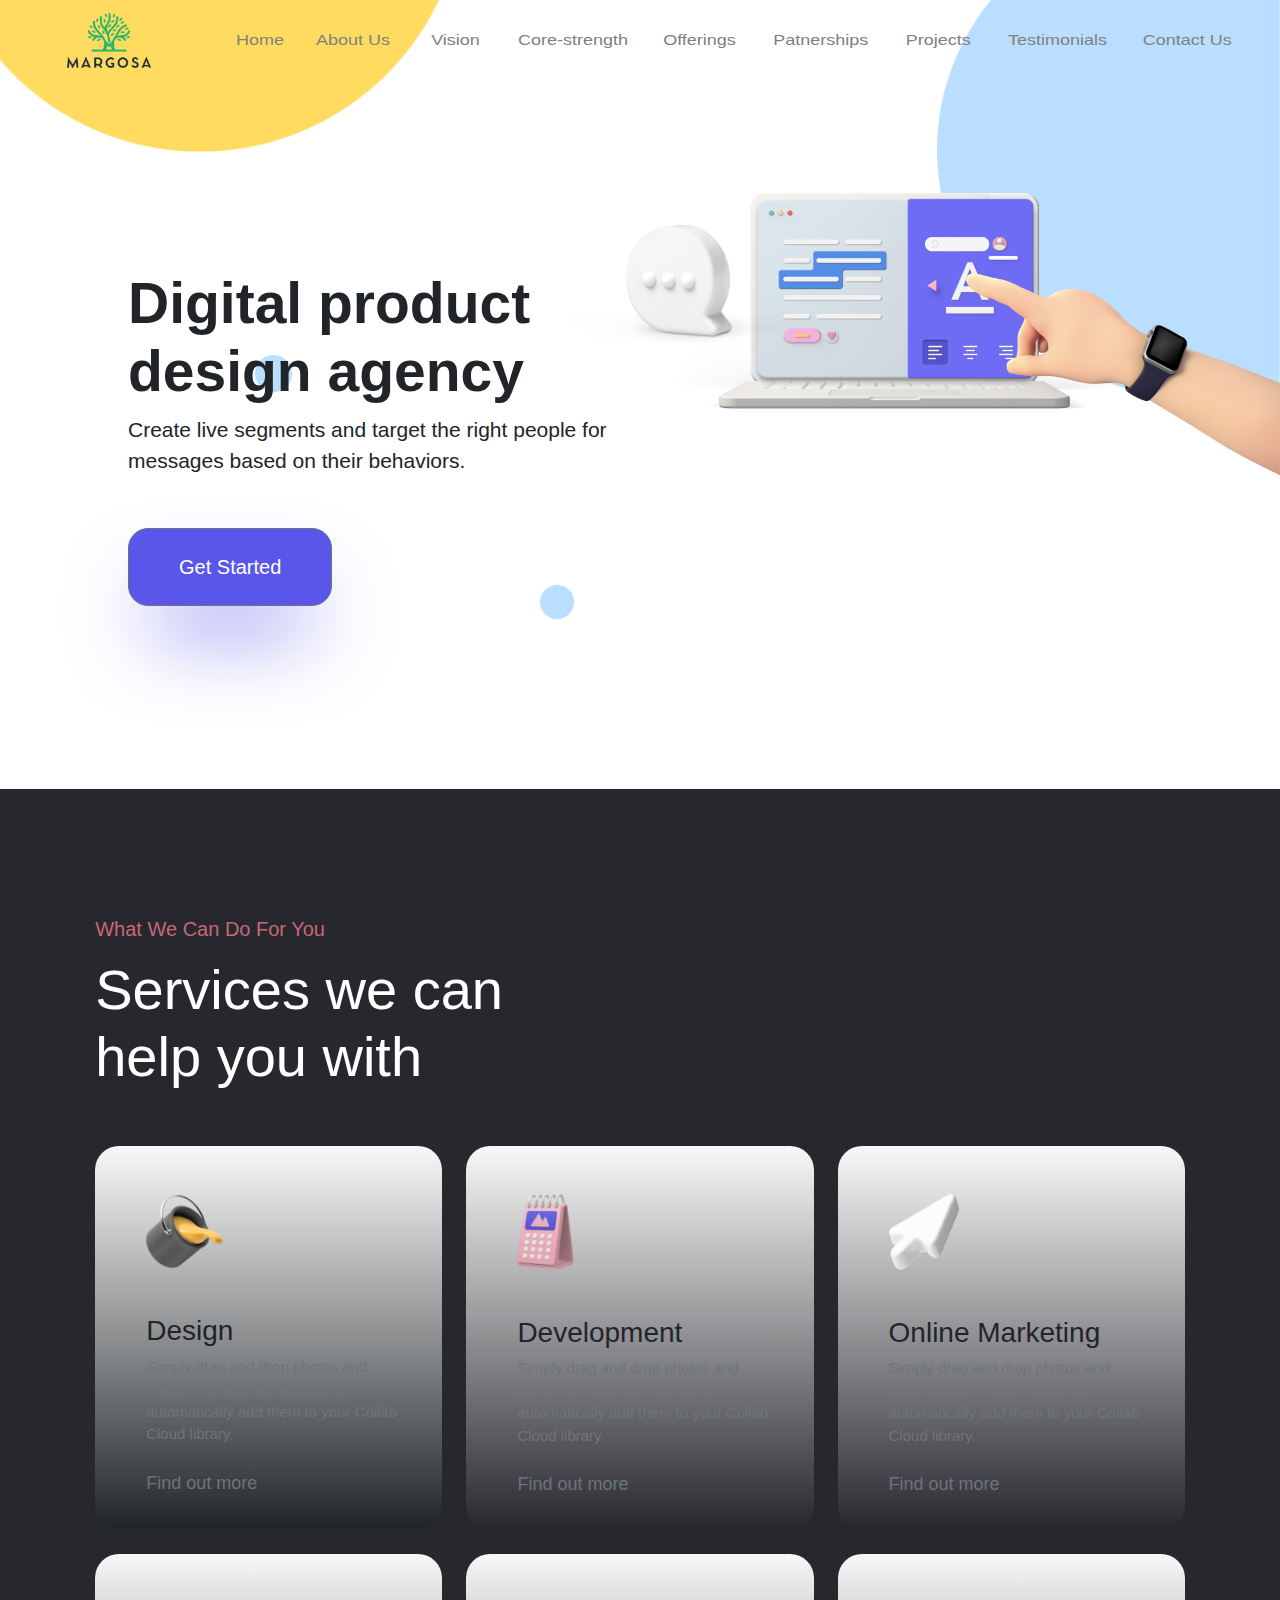
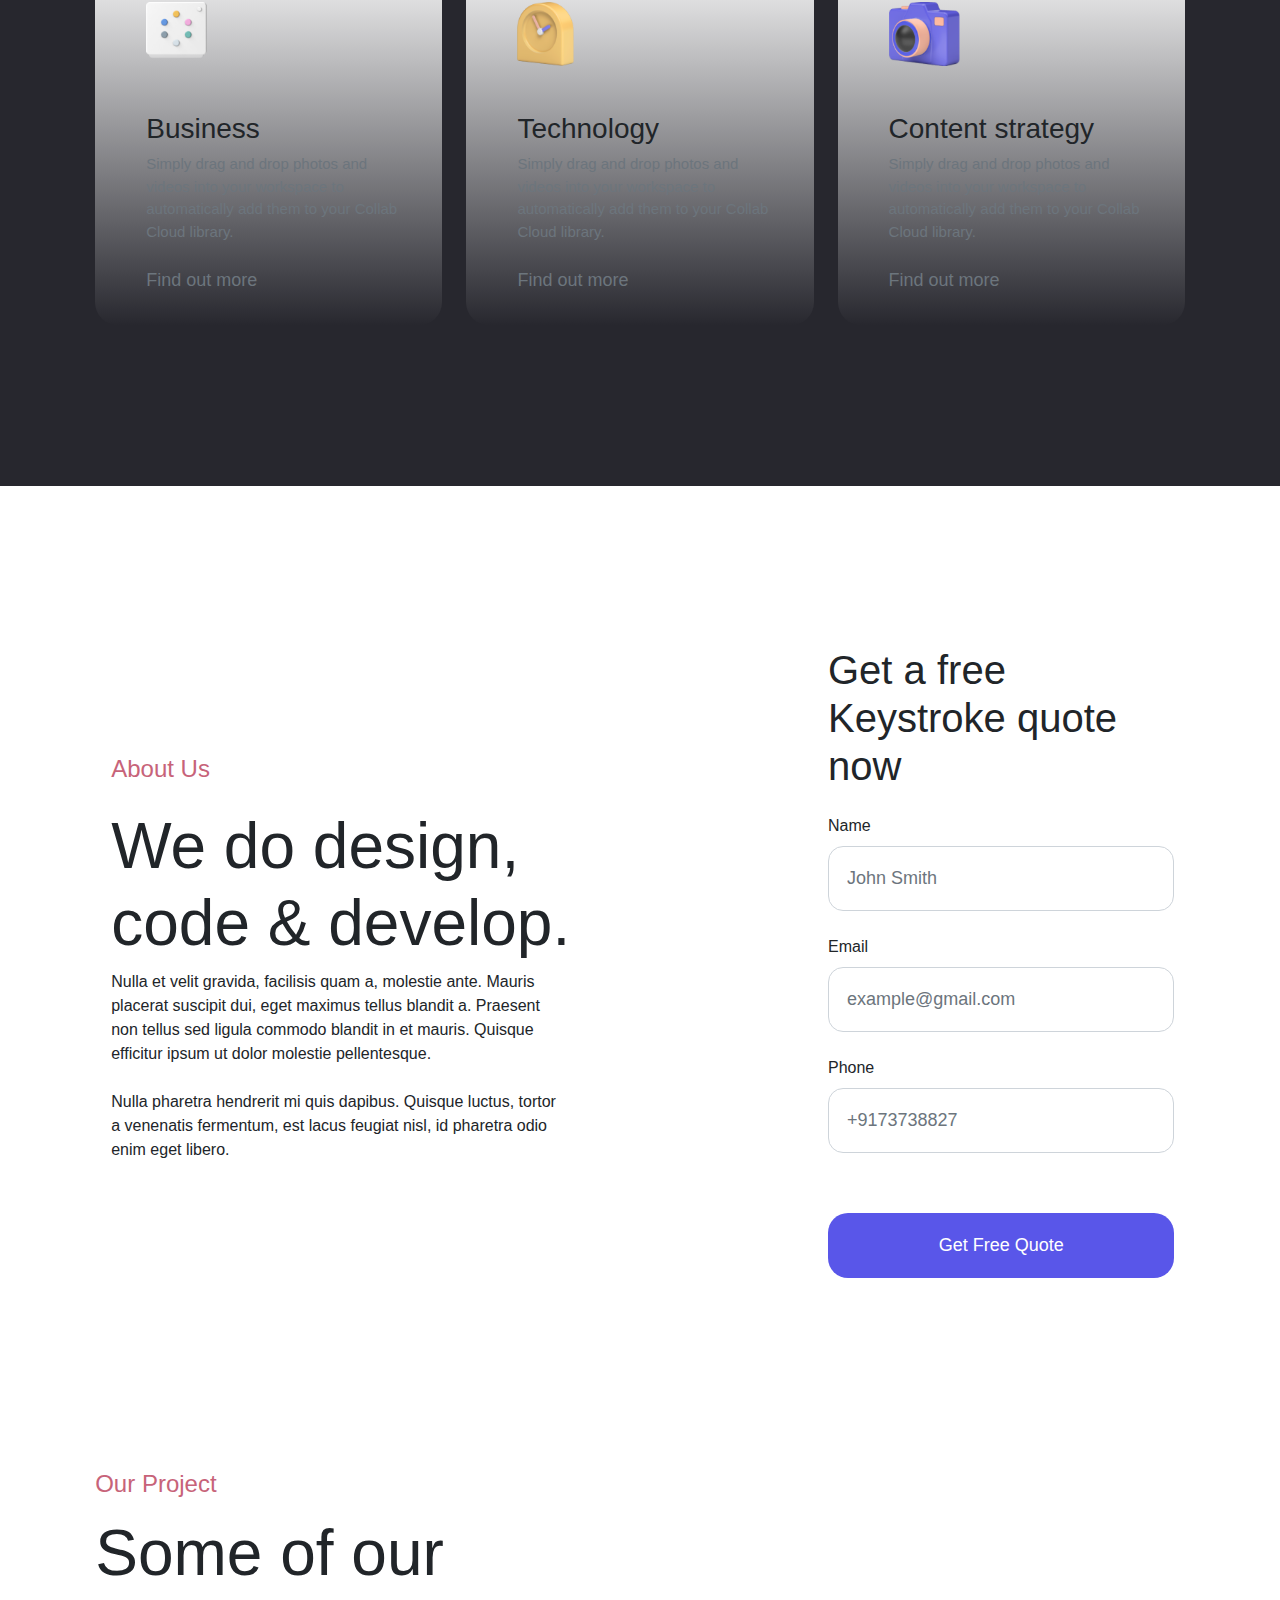
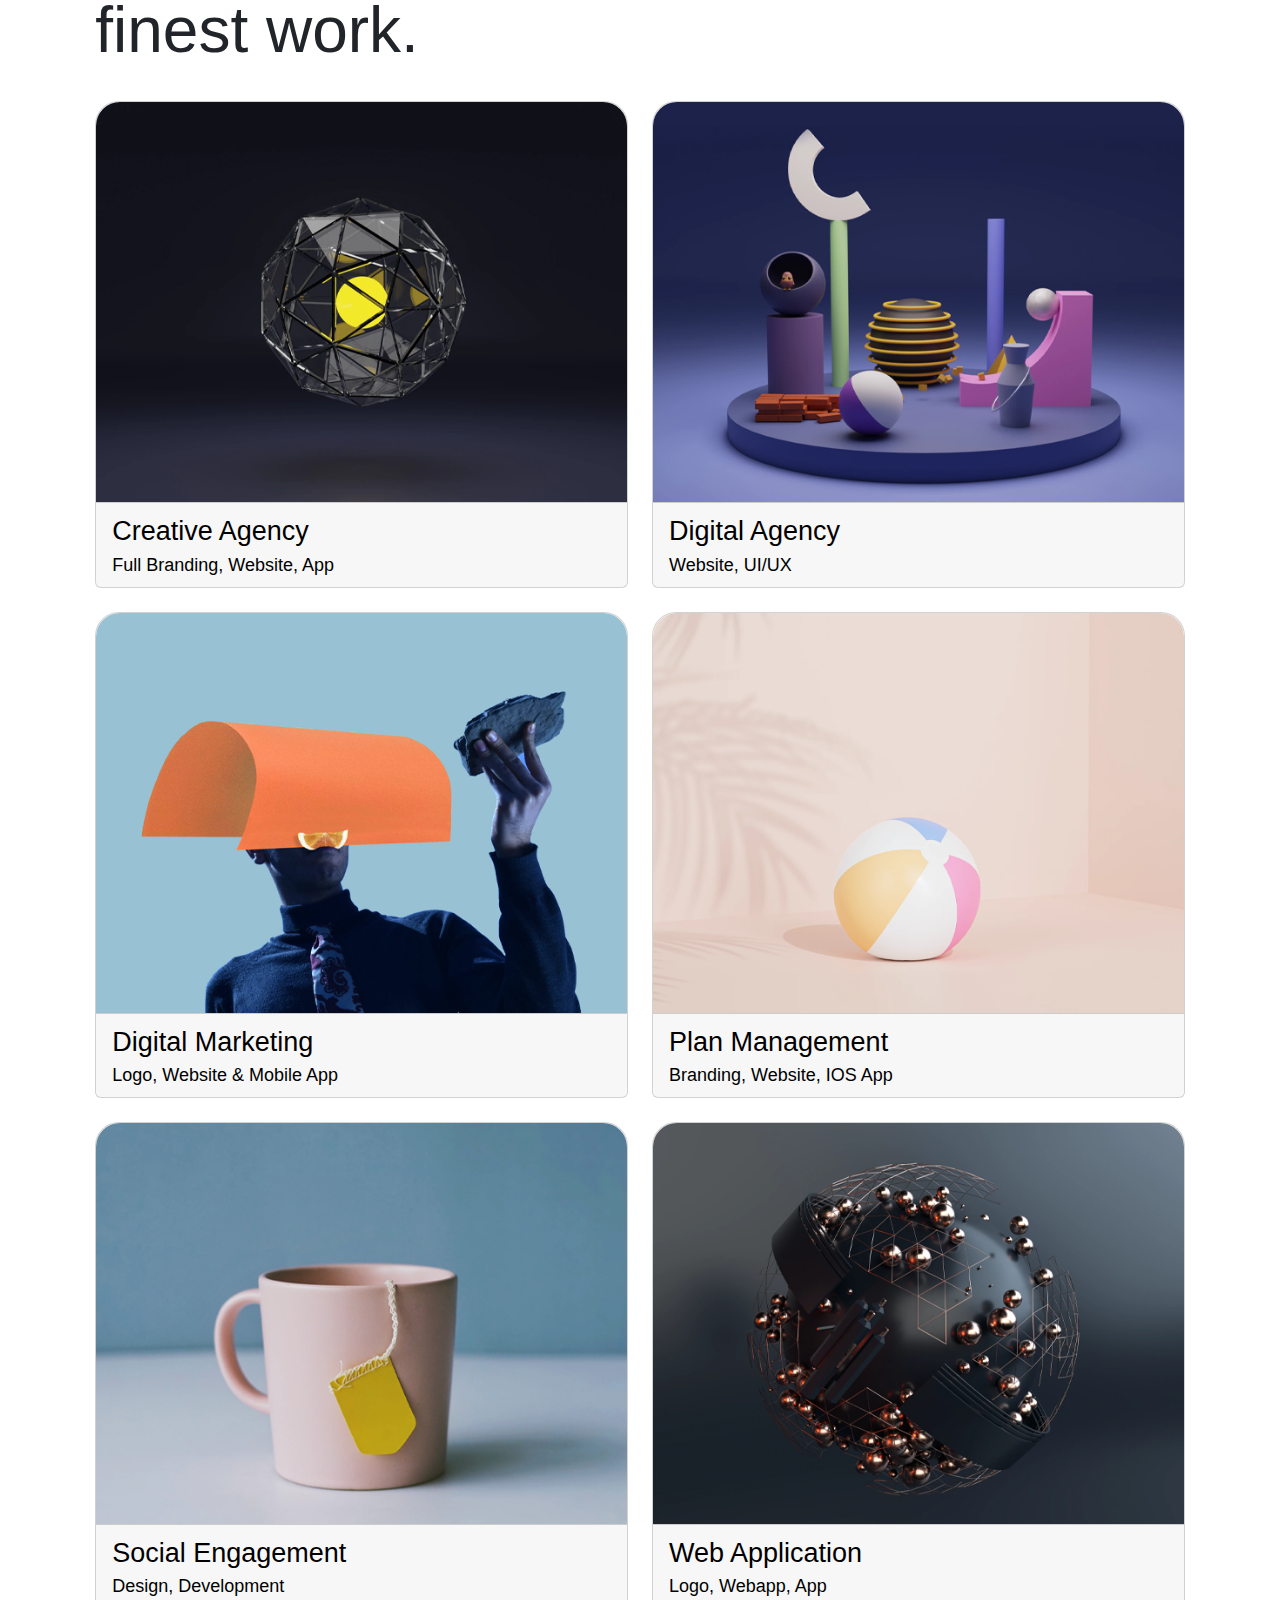
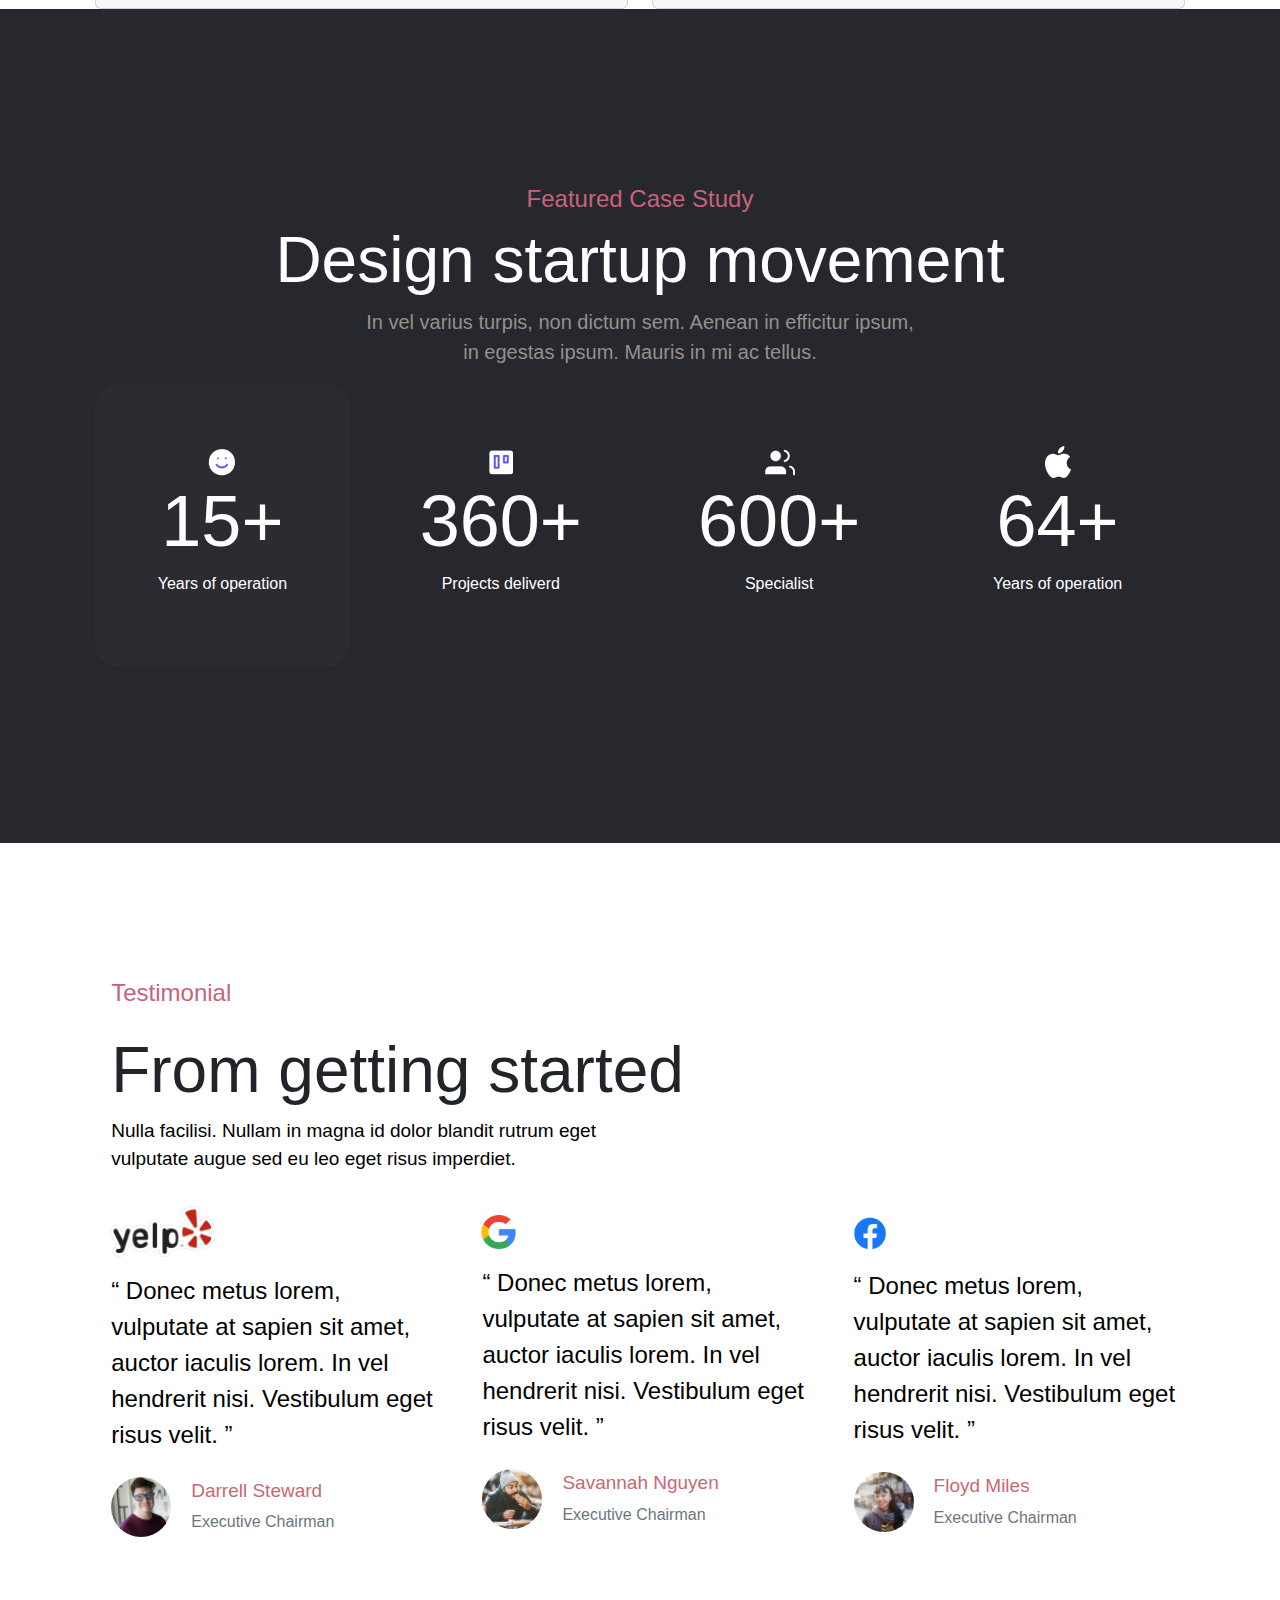
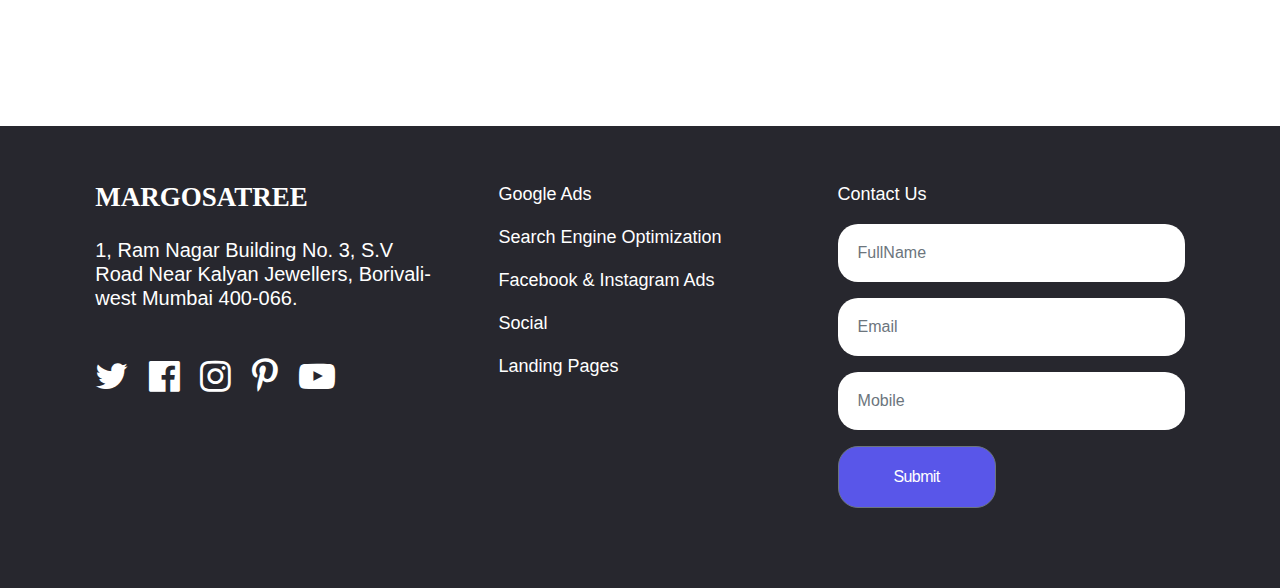
<file: index.html>
<!DOCTYPE html>
<html lang="en">

<head>
    <meta charset="utf-8">
    <meta name="viewport" content="width=device-width, initial-scale=1">
    <title>MargosaTree</title>
    <link rel="stylesheet" href="./library/css/bootstrap.min.css">
    <link rel="stylesheet" href="https://cdnjs.cloudflare.com/ajax/libs/font-awesome/4.7.0/css/font-awesome.min.css">
    <link rel="stylesheet" href="./css/style.css">
    <link rel="stylesheet" href="./css/offering.css">
    <link rel="stylesheet" href="./css/about.css">
</head>

<body>
    <!-- header start -->
    <div class="row">
        <div class="col-lg-6">
            <div class="bd-highlight position-absolute d-none d-lg-block">
                <img src="./assets/images/navbar-image/bubble-18.png" class="img-fluid bubb-one" alt="...">
            </div>
        </div>
        <div class="col-lg-6 d-flex justify-content-end">
            <div class="bd-highlight position-absolute">
                <img src="./assets/images/navbar-image/bubble-19.png" class="img-fluid bub-two" alt="...">
            </div>
            <div class="bd-highlight position-absolute">
                <img src="./assets/banner-images/hand-2.png" class="img-fluid hand" alt="...">
            </div>
        </div>
    </div>
    <header class="header">
    <nav class="navbar navbar-expand-xl">
        <div class="container-fluid">
            <a href="#" class="navbar-brand">
                <img class="logo" src="./assets/images/brand-name/MargosaLogo.png" height="55" alt="...">
            </a>
            <a class="btn navbar-toggler" data-bs-toggle="offcanvas" href="#offcanvasExample" role="button"
                aria-controls="offcanvasExample">
                <span class="navbar-toggler-icon"></span>
            </a>
            <div class="offcanvas offcanvas-start" tabindex="-1" id="offcanvasExample"
                aria-labelledby="offcanvasExampleLabel" style="width: 80%;">
                <div class="offcanvas-header">
                    <a href="#" class="navbar-brand">
                        <img class="logo" src="./assets/images/brand-name/MargosaLogo.png" height="55" alt="...">
                    </a>
                    <button type="button" class="btn-close text-reset" data-bs-dismiss="offcanvas" aria-label="Close">
                    </button>
                </div>
                <hr class="line d-xl-none" />
                <div class="d-xl-none sm-navlinks offcanvas-body">
                    <ul class="list-group  navlinks list-group-flush ms-5">
                        <li class="list-group-item">
                            <a class="nav-link active" href="#">Home</a>
                        </li>
                        <li class="list-group-item">About Us</li>
                        <li class="list-group-item ">Vision</li>
                        <li class="list-group-item">Patnerships</li>
                        <li class="list-group-item">Projects</li>
                        <li class="list-group-item">Testimonials</li>
                        <li class="list-group-item">Contact Us</li>
                    </ul>
                </div>
            </div>
            <div class="d-flex justify-content-center d-none d-xl-block">
                <ul class="navbar-nav">
                    <li class="nav-item navlinks">
                        <a class="nav-link" href="/index.html">Home</a>
                    </li>
                    <li class="nav-item navlinks">
                        <a class="nav-link me-2" href="/about.html">About Us</a>
                    </li>
                    <li class="nav-item navlinks">
                        <a class="nav-link me-2" href="/version.html">Vision</a>
                    </li>
                    <li class="nav-item navlinks">
                        <a class="nav-link me-2" href="/corestrength.html">Core-strength</a>
                    </li>
                    <li class="nav-item navlinks">
                        <a class="nav-link me-2" href="/offerings.html">Offerings</a>
                    </li>
                    <li class="nav-item navlinks">
                        <a class="nav-link me-2" href="/paternship.html">Patnerships</a>
                    </li>
                    <li class="nav-item navlinks">
                        <a class="nav-link me-2" href="/project.html">Projects</a>
                    </li>
                    <li class="nav-item navlinks">
                        <a class="nav-link me-2" href="/testimonials.html">Testimonials</a>
                    </li>
                    <li class="nav-item navlinks">
                        <a class="nav-link me-2" href="/contact.html">Contact Us</a>
                    </li>
                </ul>
            </div>
    </nav>
    </header>

    
    <!-- header end -->

    <!-- banner-start -->
    <section class="banner bg-transparent">
        <div class="row banner-revers">
            <div class="col-lg-6">
                <div class="card card-one border-0">
                    <div class="card-body">
                        <img src="./assets/images/navbar-image/bubble-14.png" class="img-fluid bub-three" alt="...">
                        <h1 class="ban-heading">Digital product design agency</h1>
                        <p class="card-text">Create live segments and target the right people for messages based on
                            their behaviors.</p>
                        <button type="button" class="btn btn-secondary btn-lg get-start-btn">Get Started</button>
                    </div>
                </div>
            </div>
            <div class="col-lg-6 d-flex justify-content-between">
                <div class="laptop position-absolute bd-highlight">
                    <img src="./assets/banner-images/laptop.png" class="img-fluid laptops" alt="...">
                </div>
                <div class="chat-icon d-none d-lg-block">
                    <img src="./assets/banner-images/chat-icon.png" class="img-fluid ch-img" alt="...">
                    <img src="./assets/images/navbar-image/bubble-14.png" class="img-fluid bub-four" alt="...">
                </div>
            </div>
        </div>
    </section>


    <section class="service-section-s">
        <div class="container-fluid about-con">
            <h5 class="card-title">What We Can Do For You</h5>
            <div class="sof-heading service-width">
                <h1 class="display-4 font-weight software-title text-white">Services we can help you with</h1>
            </div>
            <div class="row" style="margin-top: 2rem;">
                <div class="col-lg-4 col-sm-6 mt-4">
                    <div class="card border-0 s-card service-card-bg-color bg-dark">
                        <img src="./assets/icons/icon-1.png" class="img-fluid icon-one" alt="...">
                        <div class="card-body">
                            <h3 class="card-title text-dark">Design</h3>
                            <p class="card-text serv-card-text text-secondary"
                                style="font-size: 15px;font-weight: 500;">Simply drag
                                and drop photos
                                and videos into your workspace to automatically add them to your Collab Cloud library.
                            </p>
                            <div class="link pt-2 pb-3">
                                <a class="text-secondary s-link" href="#">Find out more</a>
                            </div>
                        </div>
                    </div>
                </div>
                <div class="col-lg-4 col-sm-6 mt-4">
                    <div class="card border-0 s-card service-card-bg-color">
                        <img src="./assets/icons/icon-2.png" class="img-fluid icon-two" alt="...">
                        <div class="card-body">
                            <h3 class="card-title text-dark">Development</h3>
                            <p class="card-text serv-card-text text-secondary"
                                style="font-size: 15px;font-weight: 500;">Simply drag
                                and drop photos
                                and videos into your workspace to automatically add them to your Collab Cloud library.
                            </p>
                            <div class="link pt-2 pb-3">
                                <a class="text-secondary s-link" href="#">Find out more</a>
                            </div>
                        </div>
                    </div>
                </div>
                <div class="col-lg-4 col-sm-6 mt-4">
                    <div class="card border-0 s-card service-card-bg-color">
                        <img src="./assets/icons/icon-3.png" class="img-fluid icon-three" alt="...">
                        <div class="card-body">
                            <h3 class="card-title text-dark">Online Marketing</h3>
                            <p class="card-text serv-card-text text-secondary"
                                style="font-size: 15px;font-weight: 500;">Simply drag
                                and drop photos
                                and videos into your workspace to automatically add them to your Collab Cloud library.
                            </p>
                            <div class="link pt-2 pb-3">
                                <a class="text-secondary s-link" href="#">Find out more</a>
                            </div>
                        </div>
                    </div>
                </div>
                <div class="col-lg-4 col-sm-6 mt-4">
                    <div class="card border-0 s-card service-card-bg-color">
                        <img src="./assets/icons/icon-4.png" class="img-fluid icon-three" alt="...">
                        <div class="card-body">
                            <h3 class="card-title text-dark">Business</h3>
                            <p class="card-text serv-card-text text-secondary"
                                style="font-size: 15px;font-weight: 500;">Simply drag
                                and drop photos
                                and videos into your workspace to automatically add them to your Collab Cloud library.
                            </p>
                            <div class="link pt-2 pb-3">
                                <a class="text-secondary s-link" href="#">Find out more</a>
                            </div>
                        </div>
                    </div>
                </div>
                <div class="col-lg-4 col-sm-6 mt-4">
                    <div class="card border-0 s-card service-card-bg-color">
                        <img src="./assets/icons/icon-5.png" class="img-fluid icon-clock" alt="...">
                        <div class="card-body">
                            <h3 class="card-title text-dark">Technology</h3>
                            <p class="card-text serv-card-text text-secondary"
                                style="font-size: 15px;font-weight: 500;">Simply drag
                                and drop photos
                                and videos into your workspace to automatically add them to your Collab Cloud library.
                            </p>
                            <div class="link pt-2 pb-3">
                                <a class="text-secondary s-link" href="#">Find out more</a>
                            </div>
                        </div>
                    </div>
                </div>
                <div class="col-lg-4 col-sm-6 mt-4">
                    <div class="card border-0 s-card service-card-bg-color">
                        <img src="./assets/icons/icon-6.png" class="img-fluid icon-three" alt="...">
                        <div class="card-body">
                            <h3 class="card-title text-dark">Content strategy</h3>
                            <p class="card-text serv-card-text text-secondary"
                                style="font-size: 15px;font-weight: 500;">Simply drag
                                and drop photos
                                and videos into your workspace to automatically add them to your Collab Cloud library.
                            </p>
                            <div class="link pt-2 pb-3">
                                <a class="text-secondary s-link" href="#">Find out more</a>
                            </div>
                        </div>
                    </div>
                </div>
            </div>
        </div>
    </section>  

    <section class="about-us-section" style="margin-top: 10rem;">
        <div class="container-fluid about-con">
            <div class="row">
                <div class="col-lg-6 align-self-center">
                    <div class="card border-0">
                        <h4 class="card-header bg-white border-0 about-us">About Us</h4>
                        <div class="card-body">
                            <h1 class="display-3" style="font-weight: 400;">We do design, code & develop.</h1>
                            <div class="about-us-text">
                                Nulla et velit gravida, facilisis quam a, molestie ante. Mauris placerat suscipit dui,
                                eget
                                maximus tellus blandit a. Praesent non tellus sed ligula commodo blandit in et mauris.
                                Quisque efficitur ipsum ut dolor molestie pellentesque.
                            </div>
                            <div class="about-us-text mt-4">
                                Nulla pharetra hendrerit mi quis dapibus. Quisque luctus, tortor a venenatis fermentum,
                                est lacus feugiat nisl, id pharetra odio enim eget libero.
                            </div>
                        </div>
                    </div>
                </div>
                <div class="col-lg-6">
                    <div class="about-us-form">
                        <div class="ab-heading">
                            <h1 style="font-weight: 450;">Get a free Keystroke quote now</h1>
                        </div>
                        <div class="mt-4 input">
                            <label for="exampleFormControlInput1" class="form-label">Name</label>
                            <input type="text" class="form-control name" id="exampleFormControlInput1"
                                placeholder="John Smith">
                        </div>
                        <div class="mt-4 input">
                            <label for="exampleFormControlInput1" class="form-label">Email</label>
                            <input type="text" class="form-control name" id="exampleFormControlInput1"
                                placeholder="example@gmail.com">
                        </div>
                        <div class="mt-4 input">
                            <label for="exampleFormControlInput1" class="form-label">Phone</label>
                            <input type="text" class="form-control name" id="exampleFormControlInput1"
                                placeholder="+9173738827">
                        </div>
                        <div class="Get-Free-Quote" style="width: 100%;">
                            <button type="button" class="btn text-white name" style="width: 100%;">Get Free
                                Quote</button>
                        </div>
                    </div>
                </div>
            </div>
        </div>
    </section>
    <!-- end of about us -->

    <!-- Our-Project-section start -->
    <section class="Our-Project-section" style="margin-top: 12rem;">
        <div class="container-fluid about-con">
            <h4 class="card-header bg-white border-0 about-us" style="font-weight: 400;">Our Project</h4>
            <div class="project-heading">
                <h1 class="display-3 pt-3" style="font-weight: 400;">Some of our finest work.</h1>
            </div>
            <div class="row">
                <div class="col-lg-6 mt-2">
                    <div class="card card-radius">
                         <div class="img-holder">
                            <img class="card-img-top" src="./assets/project/project-1.png" alt="...">
                         </div>
                         <div class="card-footer">
                            <a href="#" class="card-link project-title">Creative Agency</a>
                            <p class="card-text project-p">Full Branding, Website, App</p>
                        </div>
                      </div>
                
                </div>
                <div class="col-lg-6 mt-2">
                    <div class="card card-radius">
                        <div class="img-holder">
                           <img class="card-img-top" src="./assets/project/project-2.png" alt="...">
                        </div>
                        <div class="card-footer">
                            <a href="#" class="card-link project-title">Digital Agency</a>
                            <p class="card-text project-p">Website, UI/UX
                            </p>
                        </div>
                     </div>
                </div>
                <div class="col-lg-6 mt-2">
                    <div class="card card-radius">
                        <div class="img-holder">
                           <img class="card-img-top" src="./assets/project/project-3.png" alt="...">
                        </div>
                        <div class="card-footer">
                            <a href="#" class="card-link project-title">Digital Marketing</a>
                            <p class="card-text project-p">Logo, Website & Mobile App
                            </p>
                        </div>
                     </div>
                </div>
                <div class="col-lg-6 mt-2">
                    <div class="card card-radius">
                        <div class="img-holder">
                           <img class="card-img-top" src="./assets/project/project-4.png" alt="...">
                        </div>
                        <div class="card-footer">
                            <a href="#" class="card-link project-title">Plan Management</a>
                            <p class="card-text project-p">Branding, Website, IOS App
                            </p>
                        </div>
                     </div>
                </div>
                <div class="col-lg-6 mt-2">
                    <div class="card card-radius">
                        <div class="img-holder">
                           <img class="card-img-top" src="./assets/project/project-5.png" alt="...">
                        </div>
                        <div class="card-footer">
                            <a href="#" class="card-link project-title">Social Engagement</a>
                            <p class="card-text project-p">Design, Development
                            </p>
                        </div>
                     </div>
                </div>
                <div class="col-lg-6 mt-2">
                    <div class="card card-radius">
                        <div class="img-holder">
                           <img class="card-img-top" src="./assets/project/project-6.png" alt="...">
                        </div>
                        <div class="card-footer">
                            <a href="#" class="card-link project-title">Web Application</a>
                            <p class="card-text project-p">Logo, Webapp, App
                            </p>
                        </div>
                     </div>
                </div>
            </div>
        </div>
    </section>
    <!-- end -->

    <!-- start Design startup movement -->
    <section class="design-section">
        <h4 class="card-header pt-5 about-us text-center" style="font-weight: 400;">Featured Case Study
        </h4>
        <h1 class="display-3 mt-2 text-center text-white" style="font-weight: 400;">Design startup movement</h1>
        <div class="design-text">
            <p>In vel varius turpis, non dictum sem. Aenean in efficitur ipsum, in egestas ipsum. Mauris in mi ac
                tellus.</p>
        </div>

        <div class="container-fluid design-container">
            <div class="row desing">
                <div class="col-lg-3 d-flex justify-content-center">
                    <div class="year services-card text-center">
                        <img src="./assets/startup-icon/icon-7.png" class="img-fluid" alt="...">
                        <h1 class="display-2 text-white" style="font-weight: 500;">15+</h1>
                        <p class="text-white">Years of operation</p>
                    </div>
                </div>
                <div class="col-lg-3 d-flex justify-content-center">
                    <div class="projects-deliverd services-card text-center card-o">
                        <img src="./assets/startup-icon/icon-8.png" class="img-fluid" alt="...">
                        <h1 class="display-2 text-white" style="font-weight: 500;">360+</h1>
                        <p class="text-white">Projects deliverd</p>
                    </div>
                </div>
                <div class="col-lg-3 d-flex justify-content-center">
                    <div class="projects-deliverd services-card text-center">
                        <img src="./assets/startup-icon/icon-9.png" class="img-fluid" alt="...">
                        <h1 class="display-2 text-white" style="font-weight: 500;">600+</h1>
                        <p class="text-white">Specialist</p>
                    </div>
                </div>
                <div class="col-lg-3 d-flex justify-content-center">
                    <div class="projects-deliverd services-card text-center">
                        <img src="./assets/startup-icon/apple.png" class="img-fluid" alt="...">
                        <h1 class="display-2 text-white" style="font-weight: 500;">64+</h1>
                        <p class="text-white">Years of operation</p>
                    </div>
                </div>
            </div>
        </div>
    </section>
    <!-- end -->
    <!-- Testimonial start -->
    <section class="testimonial" style="margin-top: 8rem;">
        <div class="container-fluid design-container">
            <div class="card border-0">
                <h4 class="card-header bg-white border-0 about-us" style="font-weight: 400;">Testimonial</h4>
                <div class="card-body">
                    <h1 class="display-3" style="font-weight: 400;">From getting started</h1>
                    <div class="testimonial-text">
                        <p>Nulla facilisi. Nullam in magna id dolor blandit rutrum eget vulputate augue sed eu leo eget
                            risus imperdiet.</p>
                    </div>
                </div>
            </div>
            <div class="row" style="padding-bottom: 10rem;">
                <div class="col-lg-4">
                    <div class="card border-0">
                        <img src="./assets/startup-icon/yelp-2.png" class="card-img-top tesi-icon" alt="...">
                        <div class="card-body">
                            <div class="text">
                                <p class="card-text" style="font-size: 24px; font-weight: 400;">“ Donec metus lorem,
                                    vulputate at sapien sit amet, auctor iaculis lorem. In vel hendrerit nisi.
                                    Vestibulum eget risus velit. ”</p>
                            </div>
                            <div class="d-flex mt-4">
                                <img src="./assets/tesimonial-icon/testimonial-1.png"
                                    class="img-fluid rounded-circle te-one" alt="...">
                                <div class="cr">
                                    <h5 class="card-title"
                                        style="font-weight: 400; font-size: 19px; margin-top: 3px; margin-left: 20px;">
                                        Darrell Steward</h5>
                                    <p class="text-secondary" style="margin-left: 20px; font-weight: 500;">Executive Chairman</p>
                                </div>
                            </div>
                        </div>
                    </div>
                </div>
                <div class="col-lg-4">
                    <div class="card border-0" style="margin-top: 9px;">
                        <img src="./assets/tesimonial-icon/google-2.png" class="card-img-top tesi-ico-two" alt="...">
                        <div class="card-body">
                            <div class="text">
                                <p class="card-text" style="font-size: 24px; font-weight: 400;">“ Donec metus lorem,
                                    vulputate at sapien sit amet, auctor iaculis lorem. In vel hendrerit nisi.
                                    Vestibulum eget risus velit. ”</p>
                            </div>
                            <div class="d-flex mt-4">
                                <img src="./assets/tesimonial-icon/testimonial-2.png"
                                    class="img-fluid rounded-circle te-one" alt="...">
                                <div class="cr">
                                    <h5 class="card-title"
                                        style="font-weight: 400; font-size: 19px; margin-top: 3px; margin-left: 20px;">
                                        Savannah Nguyen</h5>
                                    <p class="text-secondary" style="margin-left: 20px; font-weight: 500;">Executive Chairman</p>
                                </div>
                            </div>
                        </div>
                    </div>
                </div>
                <div class="col-lg-4">
                    <div class="card border-0" style="margin-top: 9px;">
                        <img src="./assets/tesimonial-icon/fb-2.png" class="card-img-top tesi-ico-two" alt="...">
                        <div class="card-body">
                            <div class="text">
                                <p class="card-text" style="font-size: 24px; font-weight: 400;">“ Donec metus lorem,
                                    vulputate at sapien sit amet, auctor iaculis lorem. In vel hendrerit nisi.
                                    Vestibulum eget risus velit. ”</p>
                            </div>
                            <div class="d-flex mt-4">
                                <img src="./assets/tesimonial-icon/testimonial-3.png"
                                    class="img-fluid rounded-circle te-one" alt="...">
                                <div class="cr">
                                    <h5 class="card-title"
                                        style="font-weight: 400; font-size: 19px; margin-top: 3px; margin-left: 20px;">
                                        Floyd Miles</h5>
                                    <p class="text-secondary" style="margin-left: 20px; font-weight: 500;">Executive Chairman</p>
                                </div>
                            </div>
                        </div>
                    </div>
                </div>
            </div>
        </div>
    </section>
<!-- end -->

<!-- footer start -->
<footer class="footer">
    <div class="container-fluid about-con">
        <div class="row" style="padding-bottom: 5rem;">
            <div class="col-lg-4 text-white">
                <h4 class="footer-brand-name">MARGOSATREE</h4>
                <div class="footer-text mt-4">
                    <h5>1, Ram Nagar Building No. 3, S.V Road Near Kalyan Jewellers, Borivali-west Mumbai 400-066.
                    </h5>
                </div>
                <div class="footer-icon">
                    <i class="fa fa-twitter" aria-hidden="true"></i>
                    <i class="fa fa-facebook-official" aria-hidden="true"></i>
                    <i class="fa fa-instagram" aria-hidden="true"></i>
                    <i class="fa fa-pinterest-p" aria-hidden="true"></i>
                    <i class="fa fa-youtube-play" aria-hidden="true"></i>
                </div>
            </div>
            <div class="col-lg-4 text-white bg-transparent">
                <ul class="footer-link">
                    <li class="list-group-item border-0">
                        <a class="footer-text">Google Ads</a>
                    </li>
                    <li class="mt-3 list-group-item border-0">
                        <a class="footer-text" href="#">Search Engine Optimization</a>
                    </li>
                    <li class="mt-3 list-group-item border-0">
                        <a class="footer-text" href="#">Facebook & Instagram Ads</a>
                    </li>
                    <li class="mt-3 list-group-item border-0">
                        <a class="footer-text" href="#">Social</a>
                    </li>
                    <li class="mt-3 list-group-item border-0">
                        <a class="footer-text" href="#">Landing Pages</a>
                    </li>
                </ul>
            </div>
            <div class="col-lg-4 bg-transparent footer-conntact">
                <a class="footer-text"style="font: size 25px;px;">Contact Us</a>
                <div class="text-white">
                    
                    <div class="input-filed mt-3">
                        <input type="text" class="form-control border-0" id="exampleFormControlInput1"
                            placeholder="FullName">
                    </div> 
                    <div class="input-filed mt-3">
                        <input type="text" class="form-control border-0" id="exampleFormControlInput1"
                            placeholder="Email">
                    </div> 
                    <div class="input-filed mt-3">
                        <input type="text" class="form-control border-0" id="exampleFormControlInput1"
                            placeholder="Mobile">
                    </div>
                    <button type="button" class="mt-3 btn btn-secondary footer-btn">Submit</button> 
                </div>
            </div>
        </div>
    </div>
</footer>

<script src="/index.js"></script>
    <script src="https://cdn.jsdelivr.net/npm/@popperjs/core@2.11.6/dist/umd/popper.min.js"
        integrity="sha384-oBqDVmMz9ATKxIep9tiCxS/Z9fNfEXiDAYTujMAeBAsjFuCZSmKbSSUnQlmh/jp3"
        crossorigin="anonymous"></script>
    <script src="https://cdn.jsdelivr.net/npm/bootstrap@5.2.3/dist/js/bootstrap.min.js"
        integrity="sha384-cuYeSxntonz0PPNlHhBs68uyIAVpIIOZZ5JqeqvYYIcEL727kskC66kF92t6Xl2V"
        crossorigin="anonymous"></script>
</body>

</html>
</file>
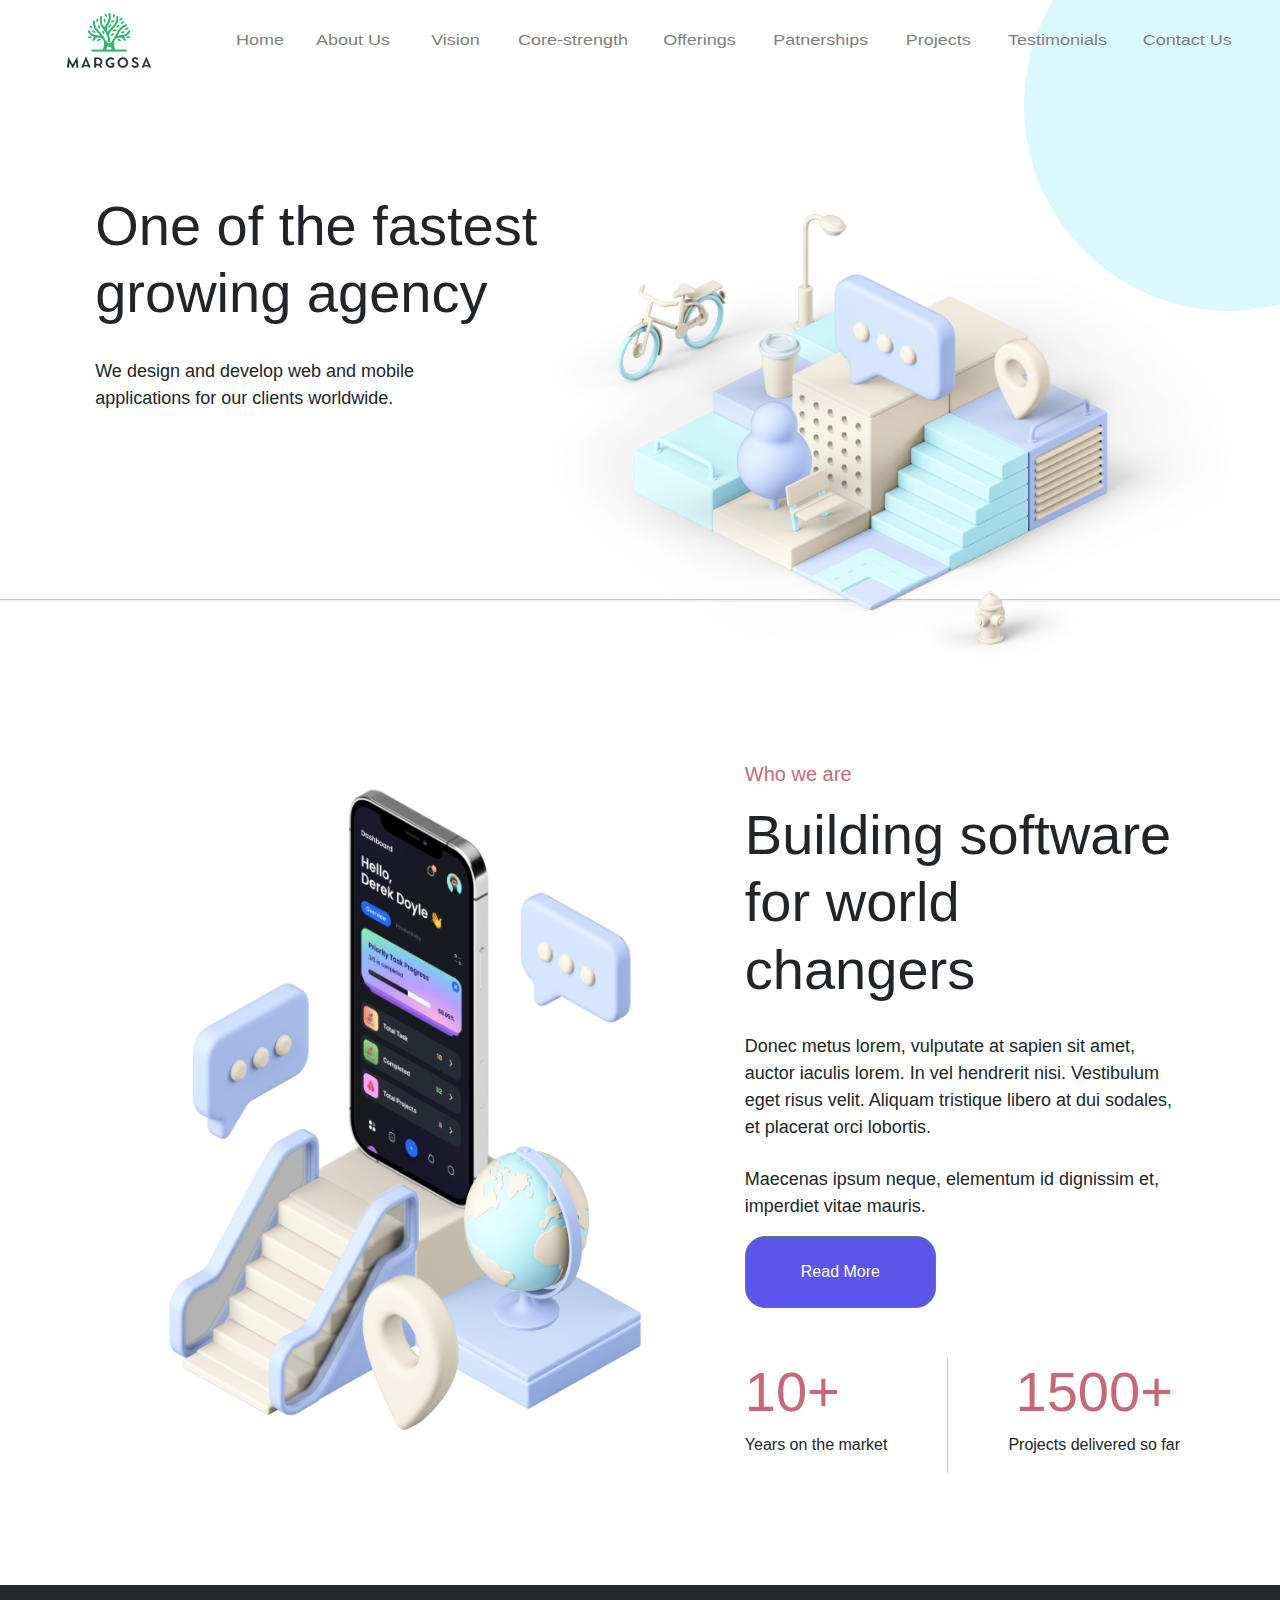
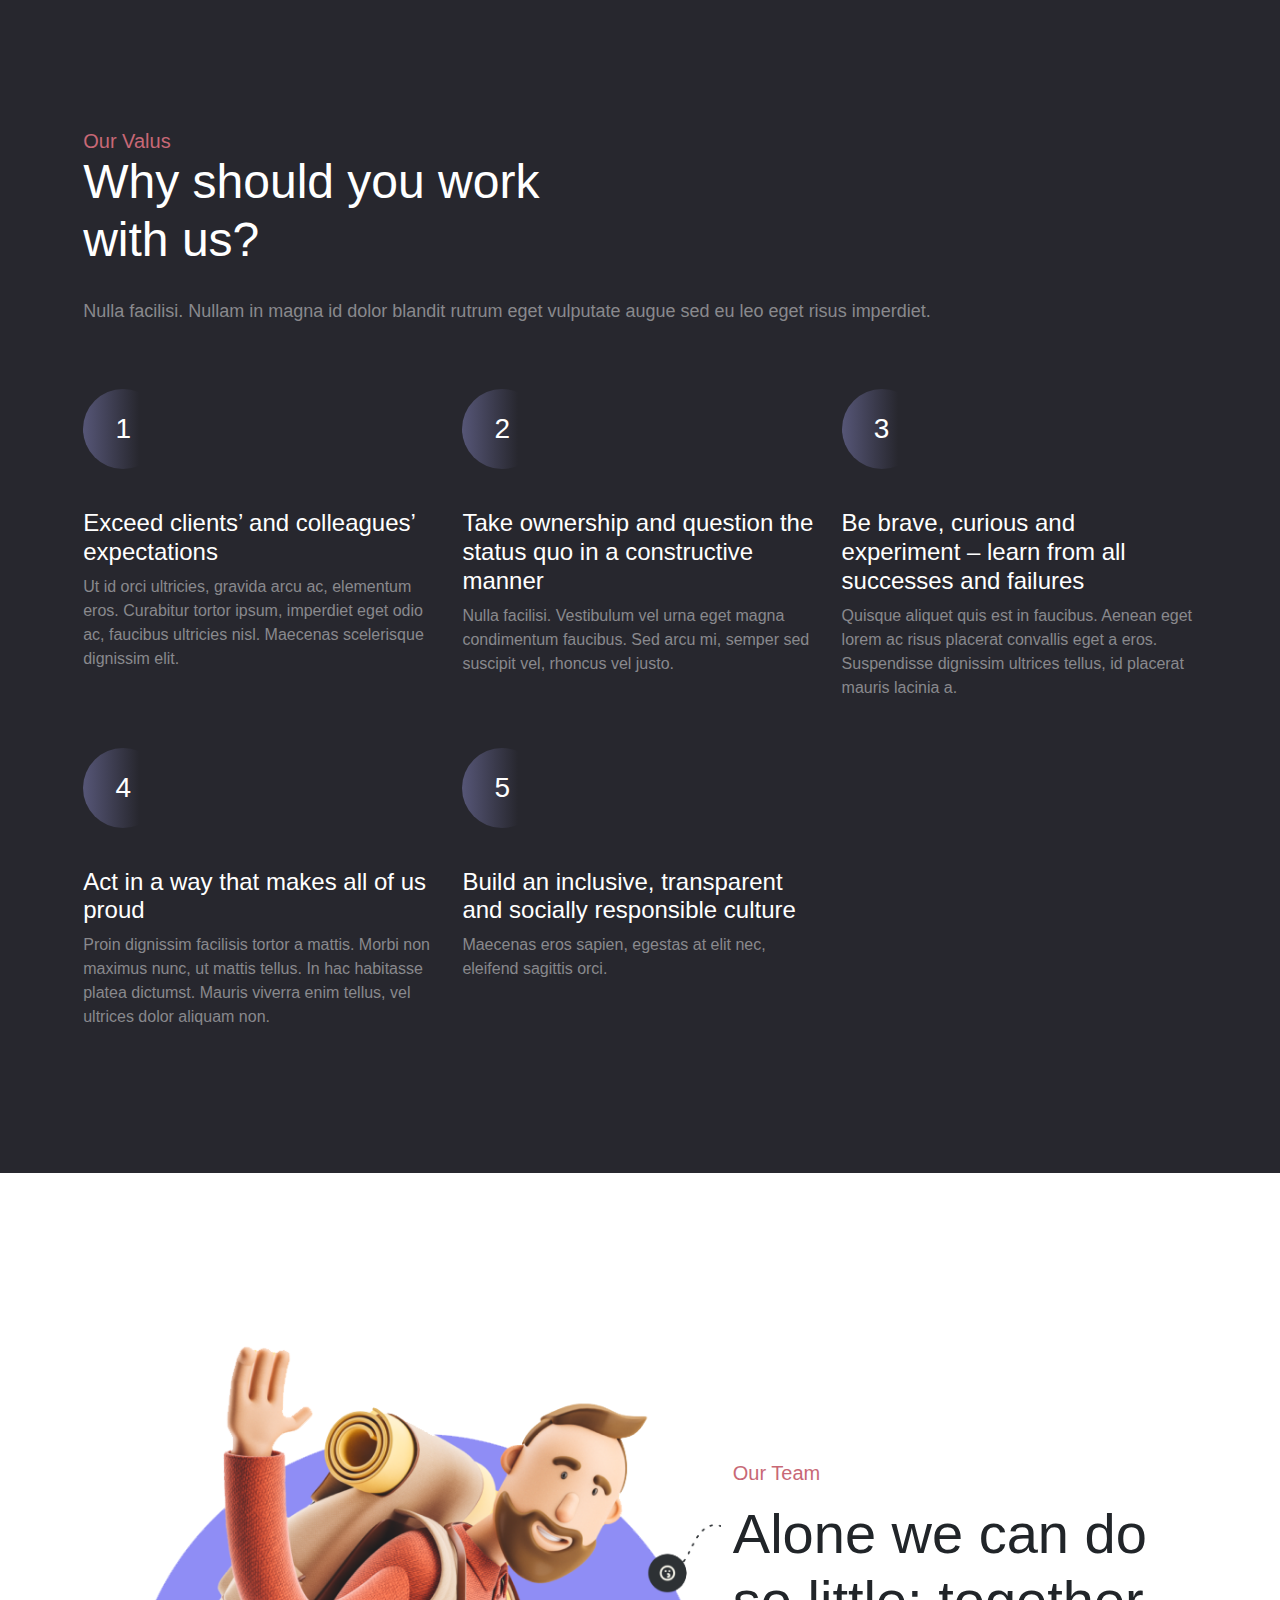
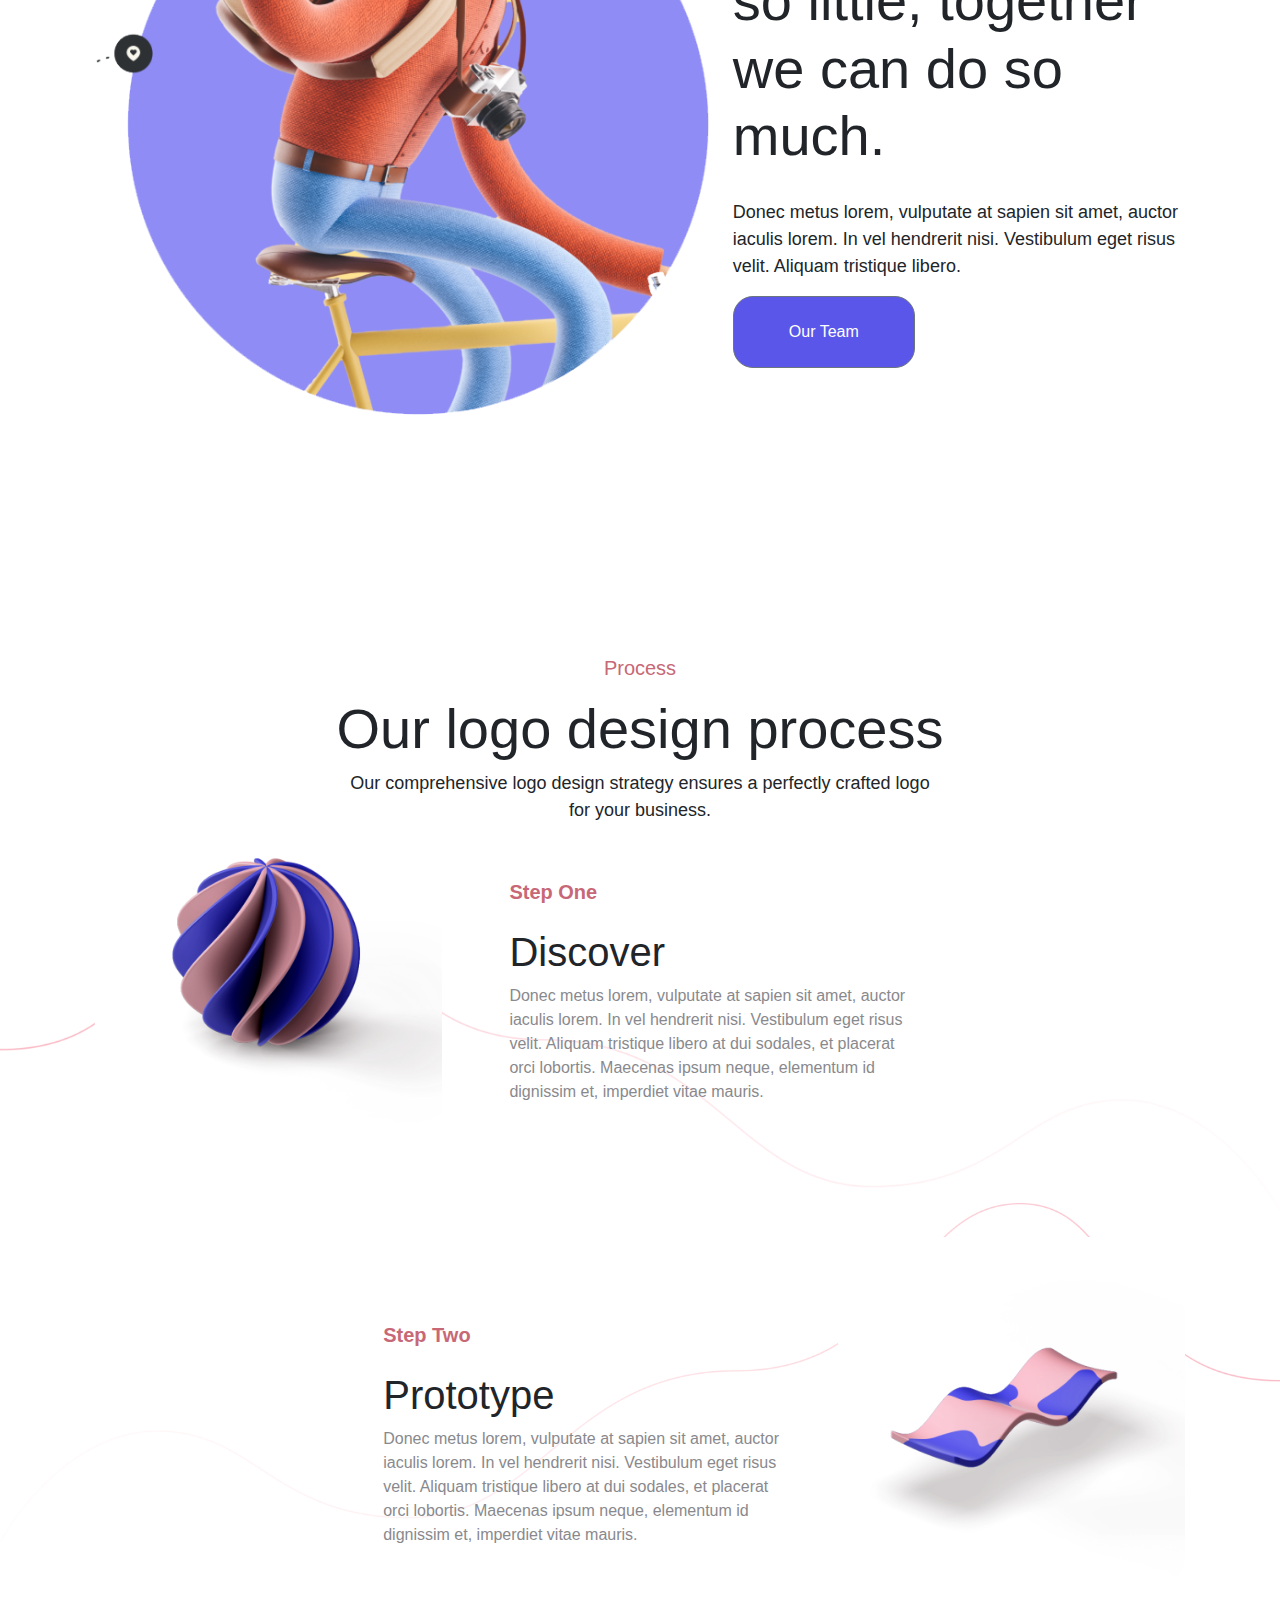
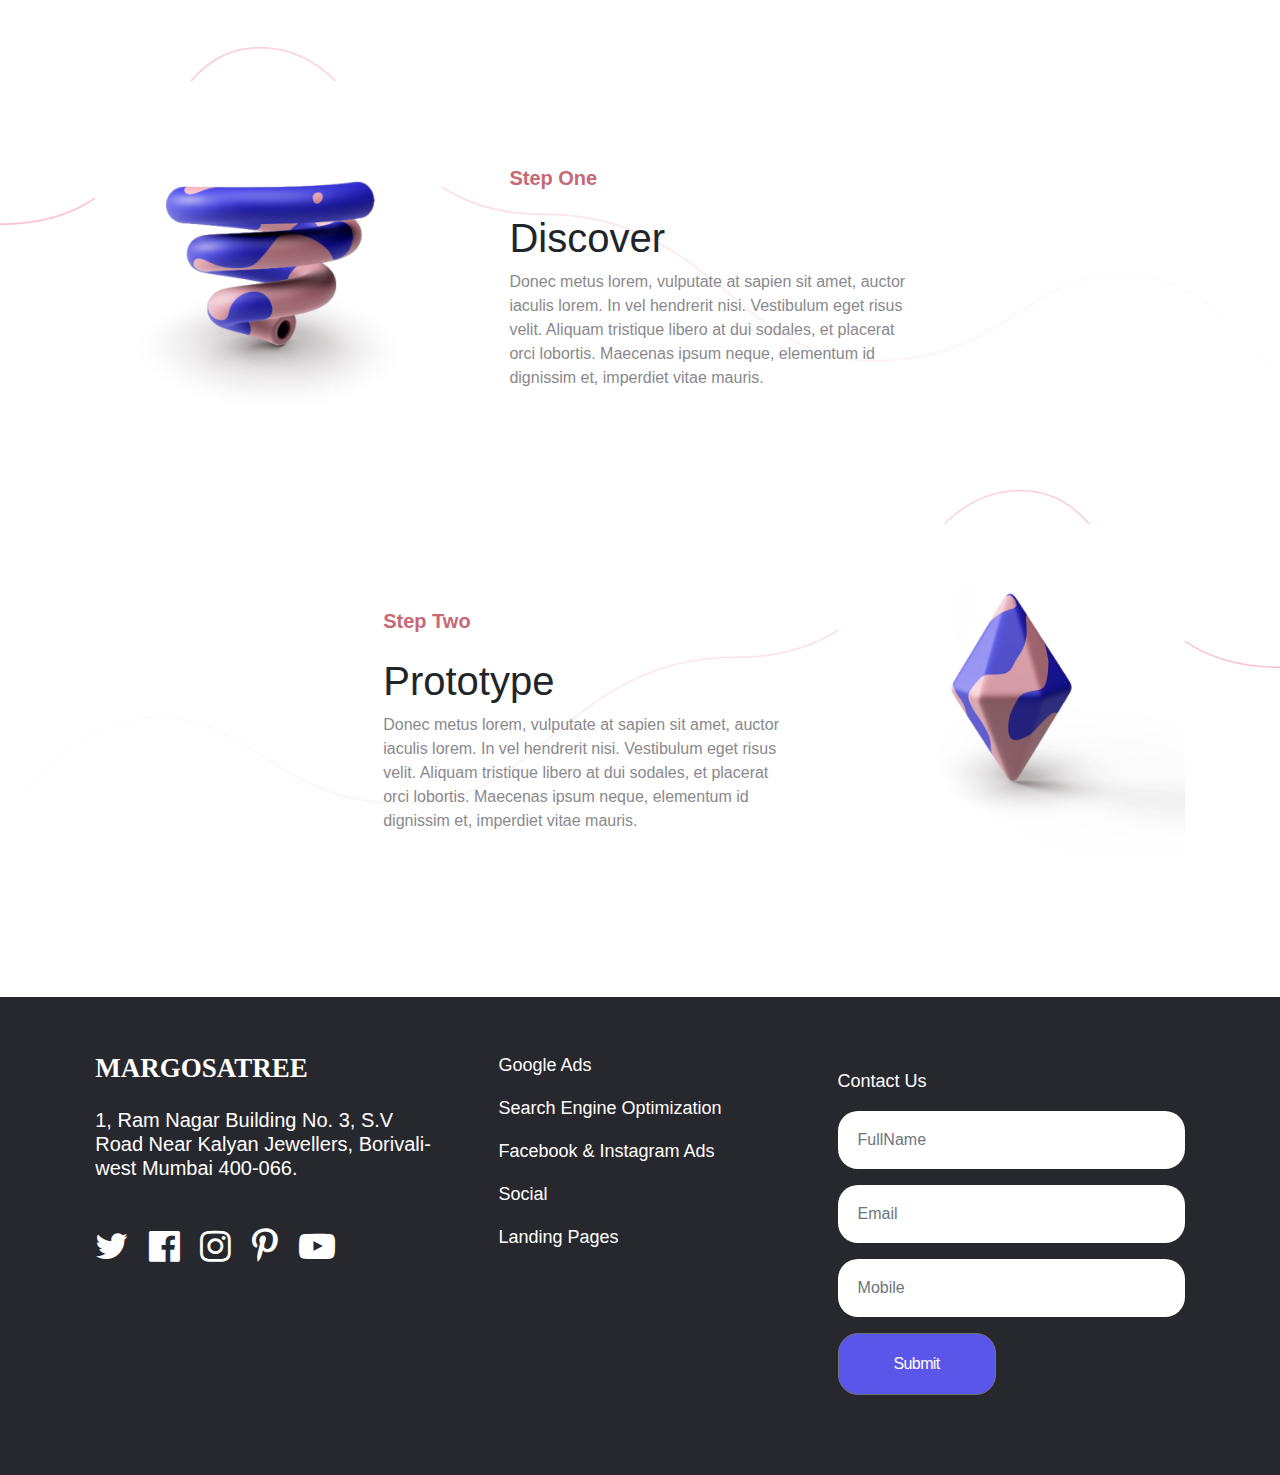
<file: about.html>
<!DOCTYPE html>
<html lang="en">

<head>
    <meta charset="UTF-8">
    <meta http-equiv="X-UA-Compatible" content="IE=edge">
    <meta name="viewport" content="width=device-width, initial-scale=1.0">
    <title>MargosaTree</title>
    <link rel="stylesheet" href="./library/css/bootstrap.min.css">
    <link rel="stylesheet" href="https://cdnjs.cloudflare.com/ajax/libs/font-awesome/4.7.0/css/font-awesome.min.css">
    <link rel="stylesheet" href="./css/about.css">
</head>
 
<body>

    <div class="d-flex position-absolute justify-content-end  bd-highlight  w-100">
        <img src="./assets/about page images/other/bubble-22.png" class="img-fluid bub-one" alt="...">
    </div>
    <!-- header start -->
    <header class="header">
        <div class="header-inner">
            <nav class="navbar navbar-expand-xl">
                <div class="container-fluid">
                    <a href="#" class="navbar-brand">
                        <img class="logo" src="./assets/images/brand-name/MargosaLogo.png" height="55" alt="...">
                    </a>
                    <a class="btn navbar-toggler" data-bs-toggle="offcanvas" href="#offcanvasExample" role="button"
                        aria-controls="offcanvasExample">
                        <span class="navbar-toggler-icon"></span>
                    </a>
                    <div class="offcanvas offcanvas-start" tabindex="-1" id="offcanvasExample"
                        aria-labelledby="offcanvasExampleLabel" style="width: 80%;">
                        <div class="offcanvas-header">
                            <a href="#" class="navbar-brand">
                                <img class="logo" src="./assets/images/brand-name/MargosaLogo.png" height="55"
                                    alt="...">
                            </a>
                            <button type="button" class="btn-close text-reset" data-bs-dismiss="offcanvas"
                                aria-label="Close">
                            </button>
                        </div>
                        <hr class="line d-xl-none" />
                        <div class="d-xl-none sm-navlinks offcanvas-body">
                            <ul class="list-group  navlinks list-group-flush ms-5">
                                <li class="list-group-item">
                                    <a class="nav-link active" href="#">Home</a>
                                </li>
                                <li class="list-group-item">About Us</li>
                                <li class="list-group-item ">Vision</li>
                                <li class="list-group-item">Patnerships</li>
                                <li class="list-group-item">Projects</li>
                                <li class="list-group-item">Testimonials</li>
                                <li class="list-group-item">Contact Us</li>
                            </ul>
                        </div>
                    </div>
                    <div class="d-flex justify-content-center d-none d-xl-block">
                        <ul class="navbar-nav">
                            <li class="nav-item navlinks">
                                <a class="nav-link" href="/MargoSaTree/index.html">Home</a>
                            </li>
                            <li class="nav-item navlinks">
                                <a class="nav-link me-2" href="/MargoSaTree/about.html">About Us</a>
                            </li>
                            <li class="nav-item navlinks">
                                <a class="nav-link me-2" href="/MargoSaTree/version.html">Vision</a>
                            </li>
                            <li class="nav-item navlinks">
                                <a class="nav-link me-2" href="/MargoSaTree/corestrength.html">Core-strength</a>
                            </li>
                            <li class="nav-item navlinks">
                                <a class="nav-link me-2" href="/MargoSaTree/offerings.html">Offerings</a>
                            </li>
                            <li class="nav-item navlinks">
                                <a class="nav-link me-2" href="/MargoSaTree/paternship.html">Patnerships</a>
                            </li>
                            <li class="nav-item navlinks">
                                <a class="nav-link me-2" href="/MargoSaTree/project.html">Projects</a>
                            </li>
                            <li class="nav-item navlinks">
                                <a class="nav-link me-2" href="/MargoSaTree/testimonials.html">Testimonials</a>
                            </li>
                            <li class="nav-item navlinks">
                                <a class="nav-link me-2" href="/MargoSaTree/contact.html">Contact Us</a>
                            </li>
                        </ul>
                    </div>
            </nav>
    </header>
    <!-- header end -->

    <!-- banner start -->
    <section class="banner">
        <div class="container-fluid about-con">
            <div class="row">
                <div class="col-lg-6">
                    <div class="ban-heading ms-auto">
                        <h1 class="display-4 font-weight">One of the fastest growing agency</h1>
                    </div>
                    <p class="ban-text">We design and develop web and mobile applications for our clients worldwide.</p>
                </div>
                <div class="col-lg-6">
                    <img src="./assets/about page images/banner/banner-thumb-3.png" class="img-fluid ban-img" alt="...">
                </div>
            </div>
        </div>
        <hr class="line" />
    </section>

    <!-- software-section start -->

    <section class="software-section">
        <div class="container-fluid about-con">
            <div class="row">
                <div class="col-lg-7">
                    <img src="./assets/about page images/banner/case-study-4 (1).png" class="img-fluid mobile"
                        alt="...">
                </div>
                <div class="col-lg-5">
                    <h5 class="card-title card-title">Who we are</h5>
                    <div class="sof-heading">
                        <h1 class="display-4 font-weight software-title">Building software for world changers</h1>
                    </div>
                    <div class="our-text text-dark">
                        <p>Donec metus lorem, vulputate at sapien sit amet, auctor iaculis lorem. In vel hendrerit nisi.
                            Vestibulum eget risus velit. Aliquam tristique libero at dui sodales, et placerat orci
                            lobortis.</p>
                    </div>
                    <p class="our-text text-dark" style="margin-top: 25px;">Maecenas ipsum neque, elementum id dignissim
                        et, imperdiet vitae mauris.</p>
                    <button type="button" class="btn btn-secondary read-more">Read More</button>
                    <div class="d-flex count-head">
                        <div class="count">
                            <h1>10+</h1>
                            <p class="soft-text">Years on the market</p>
                        </div>
                        <div class="soft-m-left vr"></div>
                        <div class="count text-center">
                            <div class="soft-m-left">
                                <h1>1500+</h1>
                                <p class="soft-text">Projects delivered so far</p>
                            </div>
                        </div>
                    </div>
                </div>
            </div>
        </div>
    </section>

    <!-- Our Valus start -->
    
    <section class="our-valus-section">
        <div class="container-fluid about-con our-position">
            <h5 class="card-title card-title">Our Valus</h5>
            <div class="our-heading">
                <h1 class="display-5 " style="font-weight: 500;">Why should you work with us?</h1>
            </div>
            <div class="our-text">
                <p style="font-weight:500">Nulla facilisi. Nullam in magna id dolor blandit rutrum eget vulputate augue
                    sed eu leo eget risus imperdiet.</p>
            </div>
            <div class="row">
                <div class="col-lg-4 text-white mt-5">
                    <div class=" our-valus-section border-0">
                        <div class="card-body">
                            <h3 class="number">1</h3>
                            <h5 class="title-number">Exceed clients’ and colleagues’ expectations</h5>
                            <p class="card-text num-text">Ut id orci ultricies, gravida arcu ac, elementum eros.
                                Curabitur tortor ipsum, imperdiet eget odio ac, faucibus ultricies nisl. Maecenas
                                scelerisque dignissim elit.</p>
                        </div>
                    </div>
                </div>
                <div class="col-lg-4 mt-5">
                    <div class=" our-valus-section border-0">
                        <div class="card-body">
                            <h3 class="number">2</h3>
                            <h5 class="title-number text-white">Take ownership and question the status quo in a
                                constructive manner</h5>
                            <p class="card-text num-text">Nulla facilisi. Vestibulum vel urna eget magna condimentum
                                faucibus. Sed arcu mi, semper sed suscipit vel, rhoncus vel justo.</p>
                        </div>
                    </div>
                </div>
                <div class="col-lg-4 mt-5">
                    <div class=" our-valus-section border-0">
                        <div class="card-body">
                            <h3 class="number">3</h3>
                            <h5 class="title-number text-white">Be brave, curious and experiment – learn from all
                                successes and failures</h5>
                            <p class="card-text num-text">Quisque aliquet quis est in faucibus. Aenean eget lorem ac
                                risus placerat convallis eget a eros. Suspendisse dignissim ultrices tellus, id placerat
                                mauris lacinia a.</p>
                        </div>
                    </div>
                </div>
                <div class="col-lg-4  mt-5">
                    <div class=" our-valus-section border-0">
                        <div class="card-body">
                            <h3 class="number">4</h3>
                            <h5 class="title-number text-white">Act in a way that makes all of us proud</h5>
                            <p class="card-text num-text">Proin dignissim facilisis tortor a mattis. Morbi non maximus
                                nunc, ut mattis tellus. In hac habitasse platea dictumst. Mauris viverra enim tellus,
                                vel ultrices dolor aliquam non.</p>
                        </div>
                    </div>
                </div>
                <div class="col-lg-4  mt-5">
                    <div class="our-valus-section border-0">
                        <div class="card-body">
                            <h3 class="number">5</h3>
                            <h5 class="title-number text-white">Build an inclusive, transparent and socially responsible
                                culture</h5>
                            <p class="card-text num-text">Maecenas eros sapien, egestas at elit nec, eleifend sagittis
                                orci.</p>
                        </div>
                    </div>
                </div>
            </div>
        </div>
    </section>

    <!-- our Team section start-->
    <section class="Our-Team">
        <div class="container-fluid about-con">
            <div class="row our-position">
                <div class="col-lg-7">
                    <img src="./assets/banner-images/about-2.png" class="img-fluid " alt="...">
                </div>
                <div class="col-lg-5 our-position">
                    <h5 class="card-title card-title">Our Team</h5>
                    <div class="sof-heading">
                        <h1 class="display-4 font-weight software-title">Alone we can do so little; together we can do
                            so much.</h1>
                    </div>
                    <div class="card-text our-text text-dark">
                        <p>Donec metus lorem, vulputate at sapien sit amet, auctor iaculis lorem. In vel hendrerit nisi.
                            Vestibulum eget risus velit. Aliquam tristique libero.</p>
                    </div>
                    <button type="button" class="btn btn-secondary read-more">Our Team</button>
                </div>
            </div>
        </div>
    </section>
    <!-- our Team section end-->

    <!-- process section start -->
    <section class="process-section">
        <div class="text-center">
            <h5 class="card-title card-title">Process</h5>
            <h1 class="display-4 font-weight software-title">Our logo design process</h1>
            <div class="card-text process-text text-dark m-auto">
                <p>Our comprehensive logo design strategy ensures a perfectly crafted logo for your business.</p>
            </div>
        </div>
    </section>
    <!-- process section end -->

    <!-- step one -->
    <section class="step-one-section">
        <div class="bg-one">
            <img src="./assets/process/line-4.png" class="img-fluid" alt="...">
        </div>
        <div class="container-fluid about-con">
            <div class="row step-one-content">
                <div class="col-md-4">
                    <div class="card border-0 pb-5">
                        <img src="./assets/process/process-1.png" class="img-fluid" alt="...">
                    </div>
                </div>
                <div class="col-md-8 align-self-center step-on">
                    <h5 class="card-title" style="font-weight: 700;">Step One</h5>
                    <h1 class="mt-4">Discover</h1>
                    <div class="discover-text">
                        <p class="card-text" style="color:#89898d;">Donec metus lorem, vulputate at sapien sit amet,
                            auctor iaculis lorem. In vel hendrerit nisi. Vestibulum eget risus velit. Aliquam tristique
                            libero at dui sodales, et placerat orci lobortis. Maecenas ipsum neque, elementum id
                            dignissim et, imperdiet vitae mauris.</p>
                    </div>
                </div>
            </div>
        </div>
    </section>

    <!-- start step two -->
    <section class="step-one-section">
        <div class="bg-four">
            <img src="./assets/process/line-5.png" class="img-fluid" alt="...">
        </div>
        <div class="container-fluid about-con">
            <div class="row step-one-content">
                <div class="col-md-8 align-self-center">
                    <div class="step-two-c">
                        <h5 class="card-title" style="font-weight: 700;">Step Two</h5>
                        <h1 class="mt-4">Prototype</h1>
                        <div class="discover-text">
                            <p class="card-text" style="color:#89898d;">Donec metus lorem, vulputate at sapien sit amet,
                                auctor iaculis lorem. In vel hendrerit nisi. Vestibulum eget risus velit. Aliquam
                                tristique libero at dui sodales, et placerat orci lobortis. Maecenas ipsum neque,
                                elementum id dignissim et, imperdiet vitae mauris.</p>
                        </div>
                    </div>
                </div>
                <div class="col-md-4">
                    <div class="card border-0 pb-5">
                        <img src="./assets/process/process-2.png" class="img-fluid" alt="...">
                    </div>
                </div>
            </div>
        </div>
    </section>


    <!-- step three -->
    <section class="step-one-section">
        <div class="bg-four">
            <img src="./assets/process/line-4.png" class="img-fluid" alt="...">
        </div>
        <div class="container-fluid about-con">
            <div class="row step-one-content">
                <div class="col-md-4">
                    <div class="card border-0 pb-5">
                        <img src="./assets/process/process-3.png" class="img-fluid" alt="...">
                    </div>
                </div>
                <div class="col-md-8 align-self-center step-on">
                    <h5 class="card-title" style="font-weight: 700;">Step One</h5>
                    <h1 class="mt-4">Discover</h1>
                    <div class="discover-text">
                        <p class="card-text" style="color:#89898d;">Donec metus lorem, vulputate at sapien sit amet,
                            auctor iaculis lorem. In vel hendrerit nisi. Vestibulum eget risus velit. Aliquam tristique
                            libero at dui sodales, et placerat orci lobortis. Maecenas ipsum neque, elementum id
                            dignissim et, imperdiet vitae mauris.</p>
                    </div>
                </div>
            </div>
        </div>
    </section>

    <!-- start step four -->
    <section class="step-one-section">
        <div class="bg-four">
            <img src="./assets/process/line-5.png" class="img-fluid" alt="...">
        </div>
        <div class="container-fluid about-con">
            <div class="row step-one-content">
                <div class="col-md-8 align-self-center">
                    <div class="step-two-c">
                        <h5 class="card-title" style="font-weight: 700;">Step Two</h5>
                        <h1 class="mt-4">Prototype</h1>
                        <div class="discover-text">
                            <p class="card-text" style="color:#89898d;">Donec metus lorem, vulputate at sapien sit amet,
                                auctor iaculis lorem. In vel hendrerit nisi. Vestibulum eget risus velit. Aliquam
                                tristique libero at dui sodales, et placerat orci lobortis. Maecenas ipsum neque,
                                elementum id dignissim et, imperdiet vitae mauris.</p>
                        </div>
                    </div>
                </div>
                <div class="col-md-4">
                    <div class="card border-0 pb-5">
                        <img src="./assets/process/process-4.png" class="img-fluid" alt="...">
                    </div>
                </div>
            </div>
        </div>
    </section>

    <!-- footer start -->
    <footer class="footer">
        <div class="container-fluid about-con">
            <div class="row" style="padding-bottom: 5rem;">
                <div class="col-lg-4 text-white">
                    <h4 class="footer-brand-name">MARGOSATREE</h4>
                    <div class="footer-text mt-4">
                        <h5>1, Ram Nagar Building No. 3, S.V Road Near Kalyan Jewellers, Borivali-west Mumbai 400-066.
                        </h5>
                    </div>
                    <div class="footer-icon">
                        <i class="fa fa-twitter" aria-hidden="true"></i>
                        <i class="fa fa-facebook-official" aria-hidden="true"></i>
                        <i class="fa fa-instagram" aria-hidden="true"></i>
                        <i class="fa fa-pinterest-p" aria-hidden="true"></i>
                        <i class="fa fa-youtube-play" aria-hidden="true"></i>
                    </div>
                </div>
                <div class="col-lg-4">
                    <ul class="footer-link">
                        <li class="list-group-item border-0">
                            <a class="footer-text">Google Ads</a>
                        </li>
                        <li class="mt-3 list-group-item border-0">
                            <a class="footer-text" href="#">Search Engine Optimization</a>
                        </li>
                        <li class="mt-3 list-group-item border-0">
                            <a class="footer-text" href="#">Facebook & Instagram Ads</a>
                        </li>
                        <li class="mt-3 list-group-item border-0">
                            <a class="footer-text" href="#">Social</a>
                        </li>
                        <li class="mt-3 list-group-item border-0">
                            <a class="footer-text" href="#">Landing Pages</a>
                        </li>
                    </ul>
                </div>
                <div class="col-lg-4 mt-3    bg-transparent">
                    <a class="footer-text"style="font: size 25px;px;">Contact Us</a>
                    <div class="text-white">
                        
                        <div class="input-filed mt-3">
                            <input type="text" class="form-control border-0" id="exampleFormControlInput1"
                                placeholder="FullName">
                        </div> 
                        <div class="input-filed mt-3">
                            <input type="text" class="form-control border-0" id="exampleFormControlInput1"
                                placeholder="Email">
                        </div> 
                        <div class="input-filed mt-3">
                            <input type="text" class="form-control border-0" id="exampleFormControlInput1"
                                placeholder="Mobile">
                        </div>
                        <button type="button" class="mt-3 btn btn-secondary footer-btn">Submit</button> 
                    </div>
                </div>
            </div>
        </div>
    </footer>


    <script src="https://code.jquery.com/jquery-3.3.1.slim.min.js"
        integrity="sha384-q8i/X+965DzO0rT7abK41JStQIAqVgRVzpbzo5smXKp4YfRvH+8abtTE1Pi6jizo"
        crossorigin="anonymous"></script>
    <script src="/index.js"></script>
    <script src="https://cdn.jsdelivr.net/npm/@popperjs/core@2.11.6/dist/umd/popper.min.js"
        integrity="sha384-oBqDVmMz9ATKxIep9tiCxS/Z9fNfEXiDAYTujMAeBAsjFuCZSmKbSSUnQlmh/jp3"
        crossorigin="anonymous"></script>
    <script src="https://cdn.jsdelivr.net/npm/bootstrap@5.2.3/dist/js/bootstrap.min.js"
        integrity="sha384-cuYeSxntonz0PPNlHhBs68uyIAVpIIOZZ5JqeqvYYIcEL727kskC66kF92t6Xl2V"
        crossorigin="anonymous"></script>
</body>

</html>
</file>
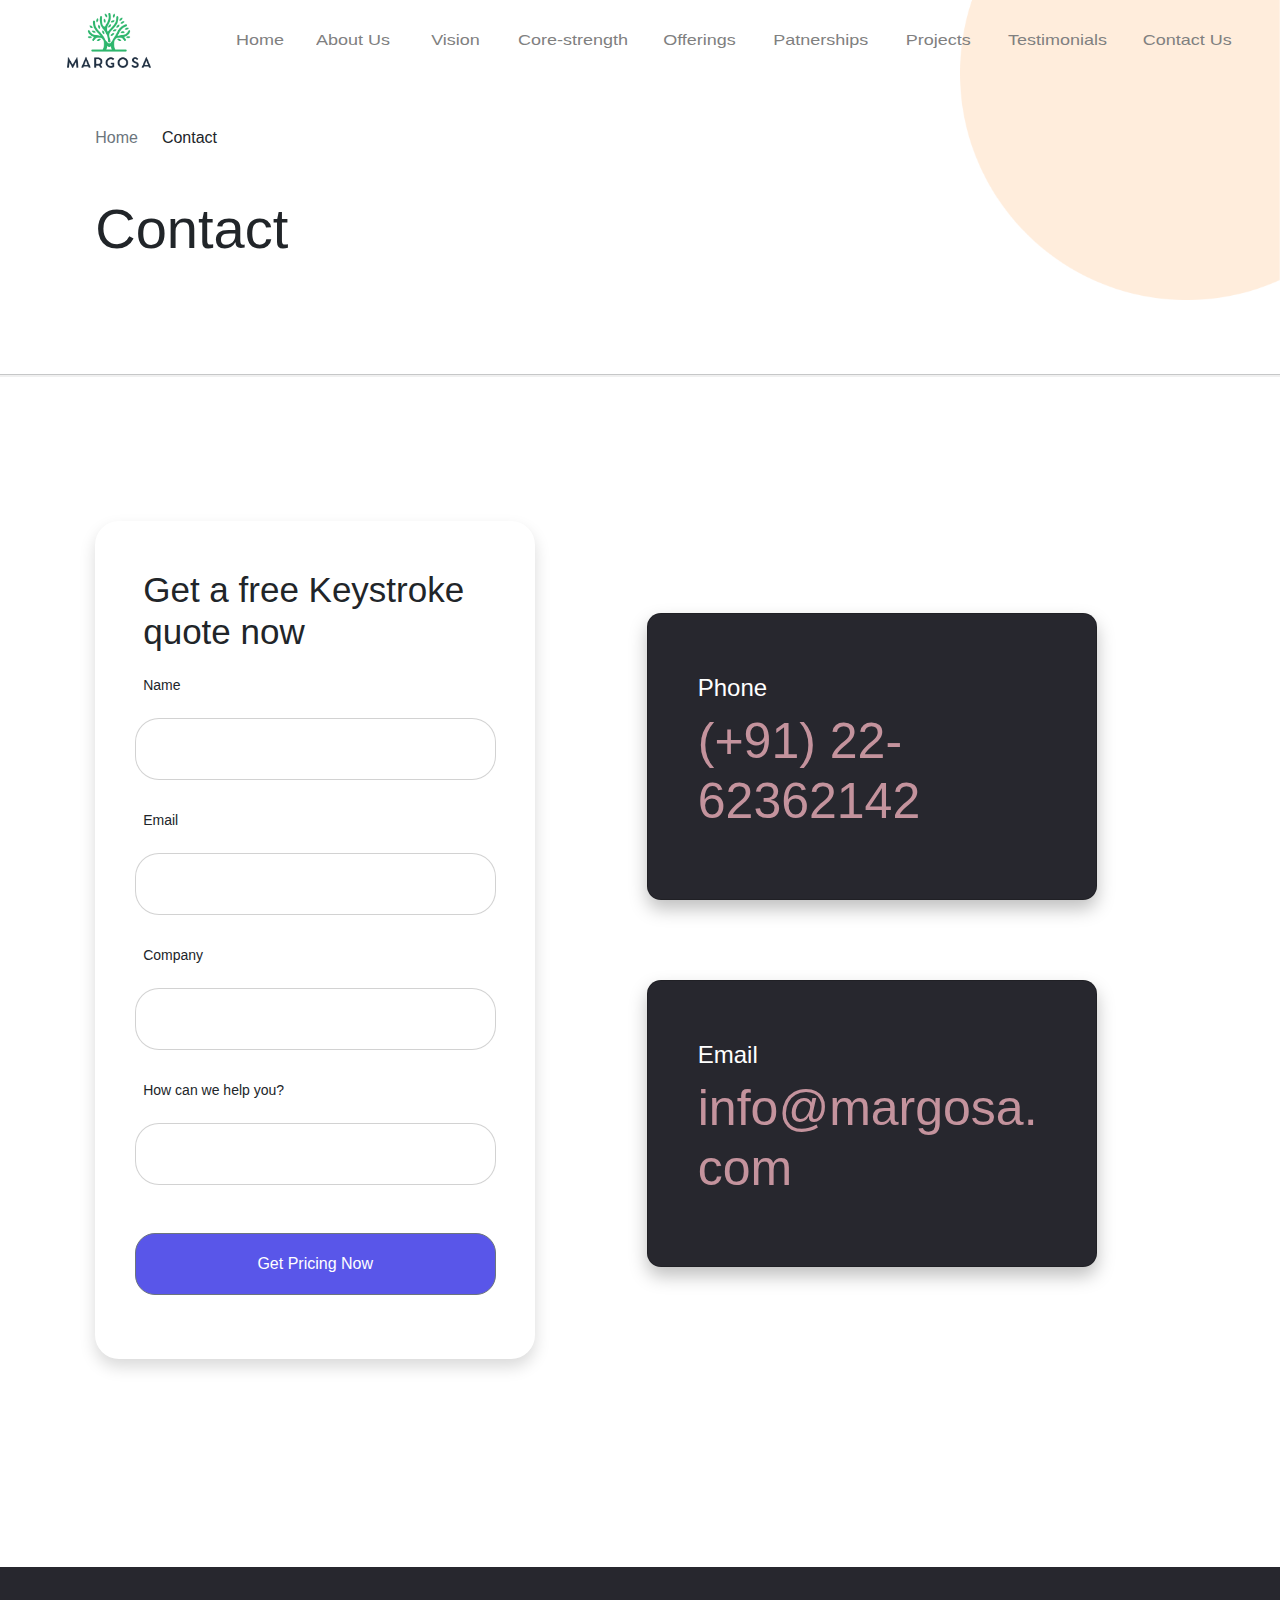
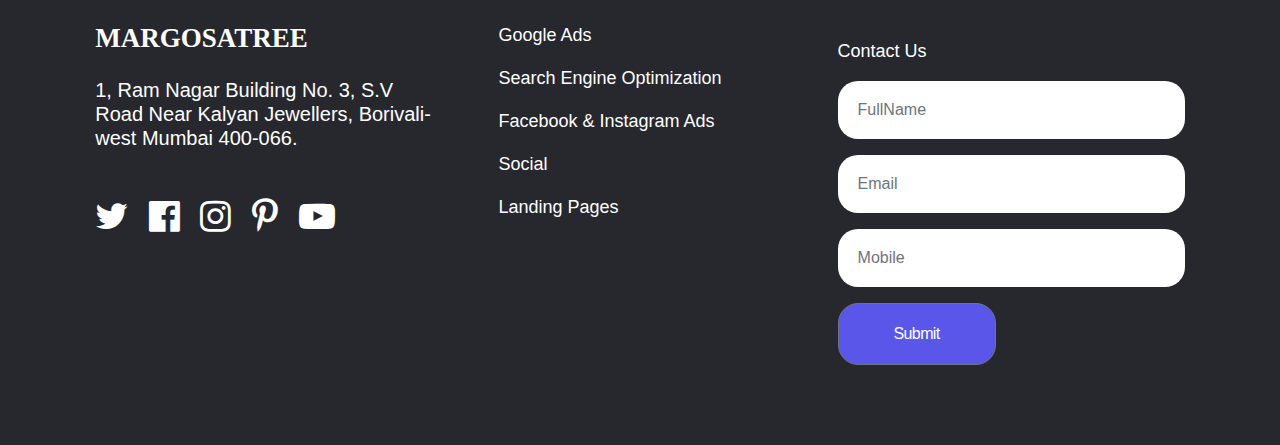
<file: contact.html>
<!DOCTYPE html>
<html lang="en">
<head>
    <meta charset="UTF-8">
    <meta http-equiv="X-UA-Compatible" content="IE=edge">
    <meta name="viewport" content="width=device-width, initial-scale=1.0">
    <title>MARGOSATREE</title>
    <link rel="stylesheet" href="./library/css/bootstrap.min.css">
    <link rel="stylesheet" href="https://cdnjs.cloudflare.com/ajax/libs/font-awesome/4.7.0/css/font-awesome.min.css">
    <link rel="stylesheet" href="./css/about.css">
    <link rel="stylesheet" href="./css/testimonials.css">
    <link rel="stylesheet" href="./css/contact.css">
</head>
<body>
    
    
    <div class="d-flex position-absolute justify-content-end  bd-highlight  w-100">
        <img src="./assets/images/navbar-image/bubble-17.png" class="img-fluid project-bub-one" alt="...">
    </div>
    <!-- header start -->
    <header class="header">
        <div class="header-inner">
            <nav class="navbar navbar-expand-xl">
                <div class="container-fluid">
                    <a href="#" class="navbar-brand">
                        <img class="logo" src="./assets/images/brand-name/MargosaLogo.png" height="55" alt="...">
                    </a>
                    <a class="btn navbar-toggler" data-bs-toggle="offcanvas" href="#offcanvasExample" role="button"
                        aria-controls="offcanvasExample">
                        <span class="navbar-toggler-icon"></span>
                    </a>
                    <div class="offcanvas offcanvas-start" tabindex="-1" id="offcanvasExample"
                        aria-labelledby="offcanvasExampleLabel" style="width: 80%;">
                        <div class="offcanvas-header">
                            <a href="#" class="navbar-brand">
                                <img class="logo" src="./assets/images/brand-name/MargosaLogo.png" height="55"
                                    alt="...">
                            </a>
                            <button type="button" class="btn-close text-reset" data-bs-dismiss="offcanvas"
                                aria-label="Close">
                            </button>
                        </div>
                        <hr class="line d-xl-none" />
                        <div class="d-xl-none sm-navlinks offcanvas-body">
                            <ul class="list-group  navlinks  list-group-flush ms-5">
                                <li class="list-group-item">
                                    <a class="nav-link active" href="#">Home</a>
                                </li>
                                <li class="nav-item list-group-item">
                                    <a class="text-decoration-none" href="/about.html">About Us</a></li>
                                <li class="list-group-item ">
                                    <a  class="text-decoration-none" href="/version.html">Vision</a></li>
                                <li class="list-group-item">
                                    <li class="list-group-item">
                                        <a  class="text-decoration-none" href="/corestrength.html">Core-strength</a></li>
                                     <li class="list-group-item">
                                        <li class="list-group-item">
                                            <a  class="text-decoration-none" href="/offerings.html">Offerings</a></li>
                                   <a  class="text-decoration-none" href="/paternship.html">Patnerships</a></li>
                                <li class="list-group-item">
                                   <a  class="text-decoration-none" href="/project.html">Projects</a></li>
                                <li class="list-group-item">
                                   <a  class="text-decoration-none" href="/testimonials.html">Testimonials</a></li>
                                <li class="list-group-item">
                                   <a  class="text-decoration-none" href="/contact.html">Contact Us</a></li>
                            </ul>
                        </div>
                    </div>
                    <div class="d-flex justify-content-center d-none d-xl-block">
                        <ul class="navbar-nav">
                            <li class="nav-item navlinks">
                                <a class="nav-link" href="/index.html">Home</a>
                            </li>
                            <li class="nav-item navlinks">
                                <a class="nav-link me-2" href="/MargoSaTree/about.html">About Us</a>
                            </li>
                            <li class="nav-item navlinks">
                                <a class="nav-link me-2" href="/MargoSaTree/version.html">Vision</a>
                            </li>
                            <li class="nav-item navlinks">
                                <a class="nav-link me-2" href="/MargoSaTree/corestrength.html">Core-strength</a>
                            </li>
                            <li class="nav-item navlinks">
                                <a class="nav-link me-2" href="/MargoSaTree/offerings.html">Offerings</a>
                            </li>
                            <li class="nav-item navlinks">
                                <a class="nav-link me-2" href="/MargoSaTree/paternship.html">Patnerships</a>
                            </li>
                            <li class="nav-item navlinks">
                                <a class="nav-link me-2" href="/MargoSaTree/testimonials.html">Projects</a>
                            </li>
                            <li class="nav-item navlinks">
                                <a class="nav-link me-2" href="/MargoSaTree/testimonials.html">Testimonials</a>
                            </li>
                            <li class="nav-item navlinks">
                                <a class="nav-link me-2" href="/MargoSaTree/contact.html">Contact Us</a>
                            </li>
                        </ul>
                    </div>
            </nav>
    </header>
    <!-- header end -->

    <!--  banner start -->
    <section class="test-ban">
        <div class="container-fluid about-con">
            <div class="d-flex">
                <h6 class="card-title text-secondary">Home</h6>
                <h6 class="card-title text-dark ms-4">Contact</h6>
            </div>
            <div class="sof-heading mt-5">
                <h1 class="display-4 font-weight software-title">Contact</h1>
            </div>
        </div>
        <hr class="line" />
    </section>

    <!-- free Keystroke start-->
    <section class="keystroke" style="margin-top: 9rem;">
        <div class="container-fluid about-con">
            <div class="row">
                <div class="col-lg-5">
                    <div class="card shadow border-0 crad-one">
                        <div class="now-card">
                            <h2 style="font-size: 35px;">Get a free Keystroke quote now</h2>
                        </div>
                        <h5 style="margin-left: 3rem; margin-top: 1rem; font-size: 14px;">Name</h5>
                        <div class="mt-3 card input-filed-one">
                            <input type="text" class="form-control border-0" id="exampleFormControlInput1"
                                placeholder="">
                        </div>
                        <h5 style="margin-left: 3rem; margin-top: 2rem; font-size: 14px;">Email</h5>
                        <div class="mt-3 card input-filed-one">
                            <input type="text" class="form-control border-0" id="exampleFormControlInput1"
                                placeholder="">
                        </div>
                        <h5 style="margin-left: 3rem; margin-top: 2rem; font-size: 14px;">Company</h5>
                        <div class="mt-3 card input-filed-one">
                            <input type="text" class="form-control border-0" id="exampleFormControlInput1"
                                placeholder="">
                        </div>
                        <h5 style="margin-left: 3rem; margin-top: 2rem; font-size: 14px;">How can we help you?</h5>
                        <div class="mt-3 card input-filed-one">
                            <input type="text" class="form-control border-0" id="exampleFormControlInput1"
                                placeholder="">
                        </div>
                        <div class="d-flex justify-content-center" style="padding-bottom: 4rem;">
                            <button type="button" class="btn btn-secondary get-pricing">Get Pricing Now</button>
                        </div>
                    </div>
                </div>
                <div class="col-lg-7 align-self-center">
                    <div class="card card-two">
                            <h4 class="text-white">Phone</h4>
                        <div class="mobile-number">
                            <h1 style="font-size: 50px;">(+91) 22-62362142</h1>
                        </div>
                    </div>
                    <div class="card card-two card-t">
                        <h4 class="text-white">Email</h4>
                    <div class="mobile-number">
                        <h1 style="font-size: 50px;">info@margosa.com</h1>
                    </div>
                </div>
                </div>
            </div>
        </div>
    </section>


    <!-- footer start -->
    <footer class="footer" style="margin-top: 13rem;">
        <div class="container-fluid about-con">
            <div class="row" style="padding-bottom: 5rem;">
                <div class="col-lg-4 text-white">
                    <h4 class="footer-brand-name">MARGOSATREE</h4>
                    <div class="footer-text mt-4">
                        <h5>1, Ram Nagar Building No. 3, S.V Road Near Kalyan Jewellers, Borivali-west Mumbai 400-066.
                        </h5>
                    </div>
                    <div class="footer-icon">
                        <i class="fa fa-twitter" aria-hidden="true"></i>
                        <i class="fa fa-facebook-official" aria-hidden="true"></i>
                        <i class="fa fa-instagram" aria-hidden="true"></i>
                        <i class="fa fa-pinterest-p" aria-hidden="true"></i>
                        <i class="fa fa-youtube-play" aria-hidden="true"></i>
                    </div>
                </div>
                <div class="col-lg-4">
                    <ul class="footer-link">
                        <li class="list-group-item border-0">
                            <a class="footer-text">Google Ads</a>
                        </li>
                        <li class="mt-3 list-group-item border-0">
                            <a class="footer-text" href="#">Search Engine Optimization</a>
                        </li>
                        <li class="mt-3 list-group-item border-0">
                            <a class="footer-text" href="#">Facebook & Instagram Ads</a>
                        </li>
                        <li class="mt-3 list-group-item border-0">
                            <a class="footer-text" href="#">Social</a>
                        </li>
                        <li class="mt-3 list-group-item border-0">
                            <a class="footer-text" href="#">Landing Pages</a>
                        </li>
                    </ul>
                </div>
                <div class="col-lg-4 mt-3    bg-transparent">
                    <a class="footer-text"style="font: size 25px;px;">Contact Us</a>
                    <div class="text-white">
                        
                        <div class="input-filed mt-3">
                            <input type="text" class="form-control border-0" id="exampleFormControlInput1"
                                placeholder="FullName">
                        </div> 
                        <div class="input-filed mt-3">
                            <input type="text" class="form-control border-0" id="exampleFormControlInput1"
                                placeholder="Email">
                        </div> 
                        <div class="input-filed mt-3">
                            <input type="text" class="form-control border-0" id="exampleFormControlInput1"
                                placeholder="Mobile">
                        </div>
                        <button type="button" class="mt-3 btn btn-secondary footer-btn">Submit</button> 
                    </div>
                </div>
            </div>
        </div>
    </footer>



    <script src="https://code.jquery.com/jquery-3.3.1.slim.min.js"
        integrity="sha384-q8i/X+965DzO0rT7abK41JStQIAqVgRVzpbzo5smXKp4YfRvH+8abtTE1Pi6jizo"
        crossorigin="anonymous"></script>
    <script src="/index.js"></script>
    <script src="https://cdn.jsdelivr.net/npm/@popperjs/core@2.11.6/dist/umd/popper.min.js"
        integrity="sha384-oBqDVmMz9ATKxIep9tiCxS/Z9fNfEXiDAYTujMAeBAsjFuCZSmKbSSUnQlmh/jp3"
        crossorigin="anonymous"></script>
    <script src="https://cdn.jsdelivr.net/npm/bootstrap@5.2.3/dist/js/bootstrap.min.js"
        integrity="sha384-cuYeSxntonz0PPNlHhBs68uyIAVpIIOZZ5JqeqvYYIcEL727kskC66kF92t6Xl2V"
        crossorigin="anonymous"></script>
</body>
</html>
</file>
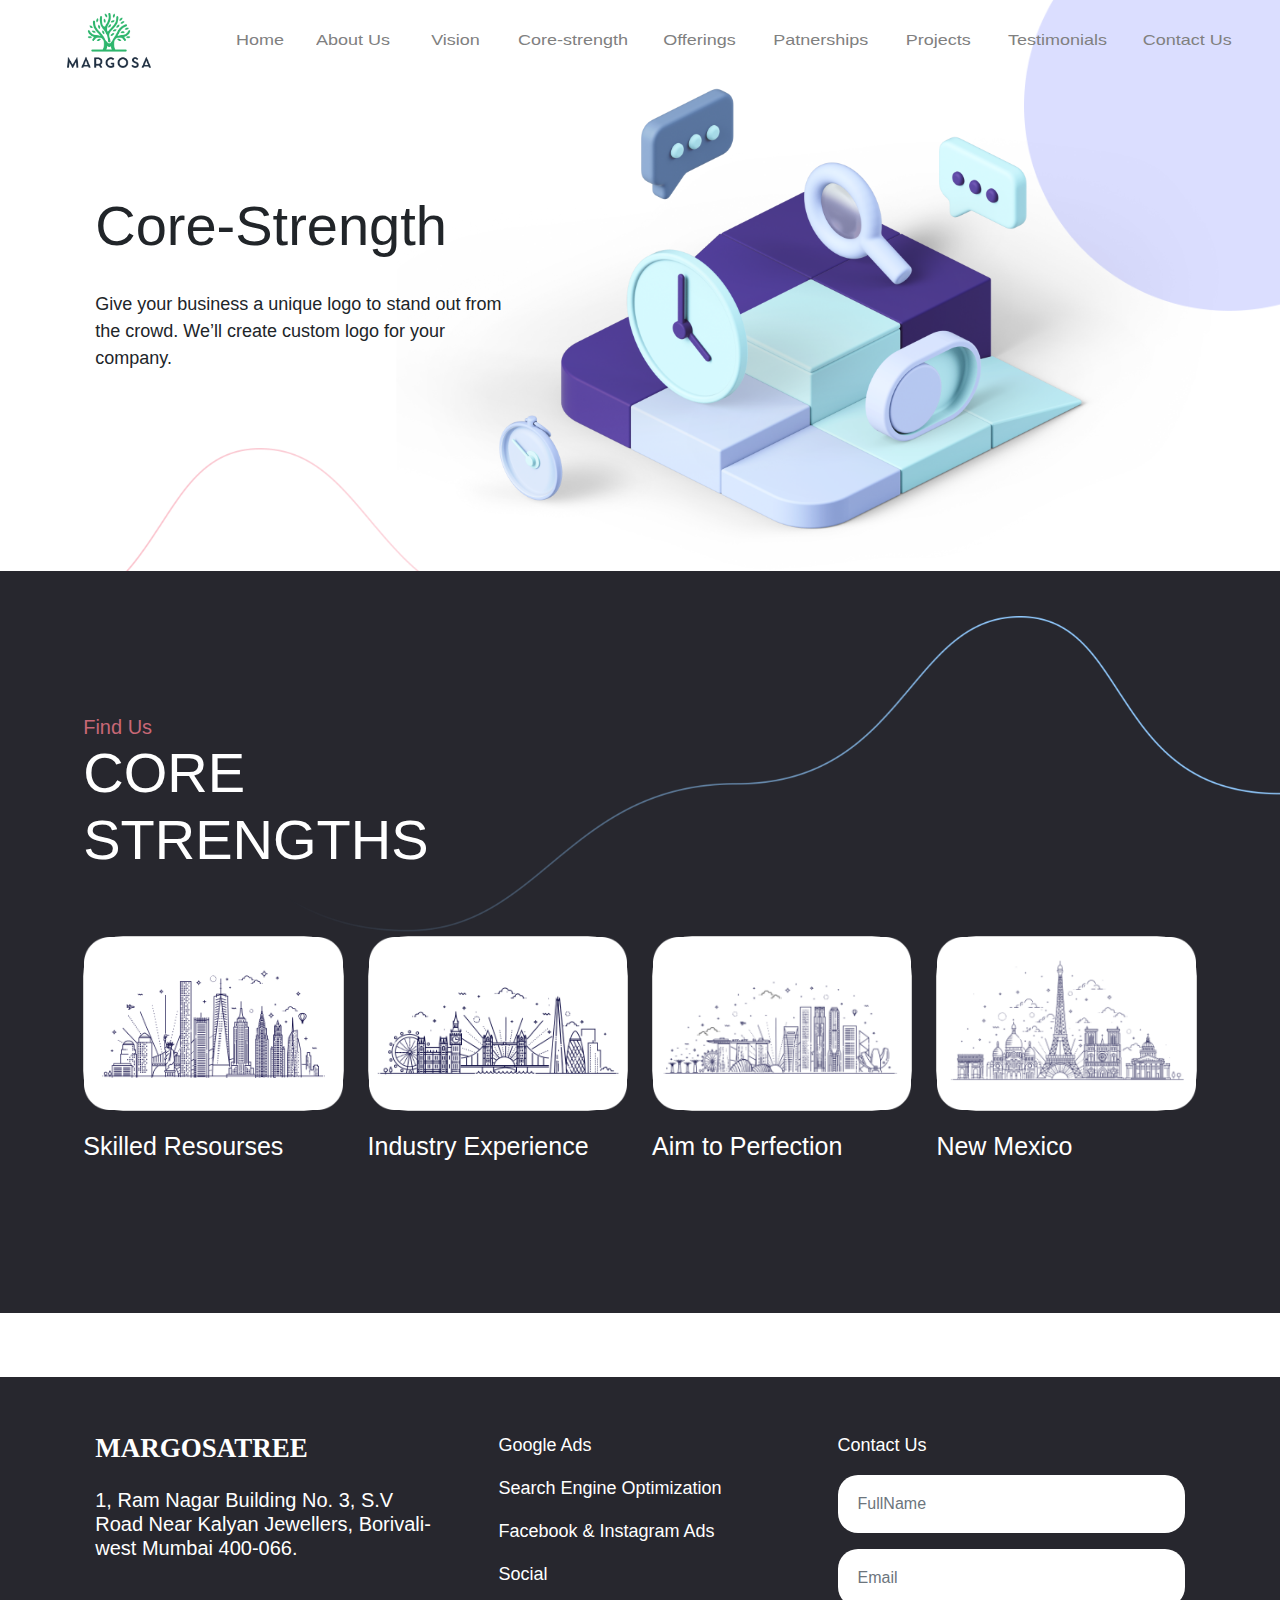
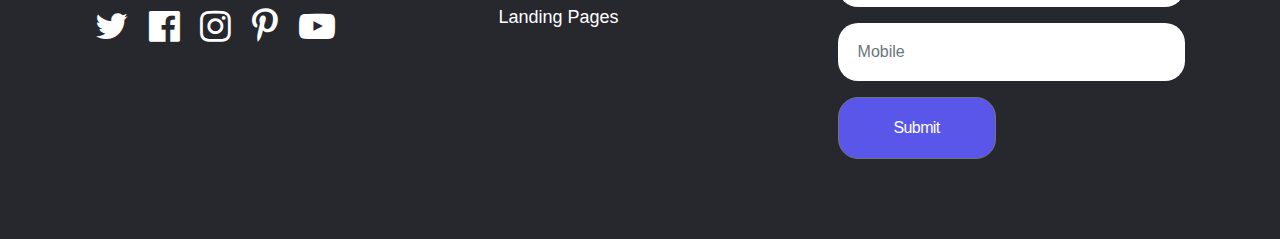
<file: corestrength.html>
<!DOCTYPE html>
<html lang="en">

<head>
    <meta charset="UTF-8">
    <meta http-equiv="X-UA-Compatible" content="IE=edge">
    <meta name="viewport" content="width=device-width, initial-scale=1.0">
    <title>MargosaTree</title>
    <link rel="stylesheet" href="./library/css/bootstrap.min.css">
    <link rel="stylesheet" href="https://cdnjs.cloudflare.com/ajax/libs/font-awesome/4.7.0/css/font-awesome.min.css">
    <link rel="stylesheet" href="./css/about.css">
    <link rel="stylesheet" href="./css/core.css">
</head>

<body>

    <div class="d-flex position-absolute justify-content-end  bd-highlight  w-100">
        <img src="./assets/Core-strength/bubble-21.png" class="img-fluid bub-one" alt="...">
    </div>

    <!-- header start -->
    <header class="header">
        <div class="header-inner">
            <nav class="navbar navbar-expand-xl">
                <div class="container-fluid">
                    <a href="#" class="navbar-brand">
                        <img class="logo" src="./assets/images/brand-name/MargosaLogo.png" height="55" alt="...">
                    </a>
                    <a class="btn navbar-toggler" data-bs-toggle="offcanvas" href="#offcanvasExample" role="button"
                        aria-controls="offcanvasExample">
                        <span class="navbar-toggler-icon"></span>
                    </a>
                    <div class="offcanvas offcanvas-start" tabindex="-1" id="offcanvasExample"
                        aria-labelledby="offcanvasExampleLabel" style="width: 80%;">
                        <div class="offcanvas-header">
                            <a href="#" class="navbar-brand">
                                <img class="logo" src="./assets/images/brand-name/MargosaLogo.png" height="55"
                                    alt="...">
                            </a>
                            <button type="button" class="btn-close text-reset" data-bs-dismiss="offcanvas"
                                aria-label="Close">
                            </button>
                        </div>
                        <hr class="line d-xl-none" />
                        <div class="d-xl-none sm-navlinks offcanvas-body">
                            <ul class="list-group  navlinks list-group-flush ms-5">
                                <li class="list-group-item">
                                    <a class="nav-link active" href="#">Home</a>
                                </li>
                                <li class="list-group-item">About Us</li>
                                <li class="list-group-item ">Vision</li>
                                <li class="list-group-item">Patnerships</li>
                                <li class="list-group-item">Projects</li>
                                <li class="list-group-item">Testimonials</li>
                                <li class="list-group-item">Contact Us</li>
                            </ul>
                        </div>
                    </div>
                    <div class="d-flex justify-content-center d-none d-xl-block">
                        <ul class="navbar-nav">
                            <li class="nav-item navlinks">
                                <a class="nav-link" href="/index.html">Home</a>
                            </li>
                            <li class="nav-item navlinks">
                                <a class="nav-link me-2" href="/MargoSaTree/about.html">About Us</a>
                            </li>
                            <li class="nav-item navlinks">
                                <a class="nav-link me-2" href="/MargoSaTree/version.html">Vision</a>
                            </li>
                            <li class="nav-item navlinks">
                                <a class="nav-link me-2" href="/MargoSaTree/corestrength.html">Core-strength</a>
                            </li>
                            <li class="nav-item navlinks">
                                <a class="nav-link me-2" href="/MargoSaTree/offerings.html">Offerings</a>
                            </li>
                            <li class="nav-item navlinks">
                                <a class="nav-link me-2" href="/MargoSaTree/paternship.html">Patnerships</a>
                            </li>
                            <li class="nav-item navlinks">
                                <a class="nav-link me-2" href="/MargoSaTree/project.html">Projects</a>
                            </li>
                            <li class="nav-item navlinks">
                                <a class="nav-link me-2" href="/testimonials.html">Testimonials</a>
                            </li>
                            <li class="nav-item navlinks">
                                <a class="nav-link me-2" href="/MargoSaTree/contact.html">Contact Us</a>
                            </li>
                        </ul>
                    </div>
            </nav>
    </header>
    <!-- header end -->

    <!-- banner start -->
    <div class="line-one">
        <img src="./assets/process/line-4.png" class="img-fluid" alt="...">
    </div>
    <section class="banner">
        <div class="container-fluid about-con">
            <div class="row">
                <div class="col-lg-6">
                    <div class="ban-heading ms-auto">
                        <h1 class="display-4 font-weight">Core-Strength</h1>
                    </div>
                    <p class="ban-text">Give your business a unique logo to stand out from the crowd. We’ll create
                        custom logo for your company.</p>
                </div>
                <div class="col-lg-6">
                    <div class="ban-img-one">
                        <img src="./assets/Core-strength/banner-thumb-5.png" class="img-fluid core-bg-img" alt="...">
                    </div>
                </div>
            </div>
        </div>
    </section>

    <!-- CORE STRENGTHS start -->
    <section class="our-valus-section">
        <div class="bg-line-five">
            <img src="./assets/Core-strength/line-6.png" class="img-fluid loc-bg-line" alt="...">
        </div>
        <div class="container-fluid about-con our-position bg-line">
            <h5 class="card-title card-title">Find Us</h5>
            <div class="our-heading">
                <h1 class="display-4" style="font-weight: 500;">CORE STRENGTHS</h1>
            </div>
            <div class="row">
                <div class="col-lg-3 col-sm-6">
                    <div class="location-content">
                        <div class="card loc-img">
                            <img src="./assets/Core-strength/location-1.png " class="card-img-top" alt="...">
                        </div>
                        <h4 class="location-title">Skilled Resourses</h4>
                    </div>
                </div>
                <div class="col-lg-3 col-sm-6">
                    <div class="location-content">
                        <div class="card loc-img">
                            <img src="./assets/Core-strength/location-2.png " class="card-img-top" alt="...">
                        </div>
                        <h4 class="location-title">Industry Experience</h4>
                    </div>
                </div>
                <div class="col-lg-3 col-sm-6">
                    <div class="location-content">
                        <div class="card loc-img">
                            <img src="./assets/Core-strength/location-3.png " class="card-img-top" alt="...">
                        </div>
                        <h4 class="location-title">Aim to Perfection</h4>
                    </div>
                </div>
                <div class="col-lg-3 col-sm-6">
                    <div class="location-content">
                        <div class="card loc-img">
                            <img src="./assets/Core-strength/location-4.png " class="card-img-top" alt="...">
                        </div>
                        <h4 class="location-title">New Mexico</h4>
                    </div>
                </div>
            </div>
        </div>
    </section>


     <!-- footer start -->
     <footer class="footer">
        <div class="container-fluid about-con">
            <div class="row" style="padding-bottom: 5rem;">
                <div class="col-lg-4 text-white">
                    <h4 class="footer-brand-name">MARGOSATREE</h4>
                    <div class="footer-text mt-4">
                        <h5>1, Ram Nagar Building No. 3, S.V Road Near Kalyan Jewellers, Borivali-west Mumbai 400-066.
                        </h5>
                    </div>
                    <div class="footer-icon">
                        <i class="fa fa-twitter" aria-hidden="true"></i>
                        <i class="fa fa-facebook-official" aria-hidden="true"></i>
                        <i class="fa fa-instagram" aria-hidden="true"></i>
                        <i class="fa fa-pinterest-p" aria-hidden="true"></i>
                        <i class="fa fa-youtube-play" aria-hidden="true"></i>
                    </div>
                </div>
                <div class="col-lg-4 text-white bg-transparent">
                    <ul class="footer-link">
                        <li class="list-group-item border-0">
                            <a class="footer-text">Google Ads</a>
                        </li>
                        <li class="mt-3 list-group-item border-0">
                            <a class="footer-text" href="#">Search Engine Optimization</a>
                        </li>
                        <li class="mt-3 list-group-item border-0">
                            <a class="footer-text" href="#">Facebook & Instagram Ads</a>
                        </li>
                        <li class="mt-3 list-group-item border-0">
                            <a class="footer-text" href="#">Social</a>
                        </li>
                        <li class="mt-3 list-group-item border-0">
                            <a class="footer-text" href="#">Landing Pages</a>
                        </li>
                    </ul>
                </div>
                <div class="col-lg-4 bg-transparent footer-conntact">
                    <a class="footer-text"style="font: size 25px;px;">Contact Us</a>
                    <div class="text-white">
                        
                        <div class="input-filed mt-3">
                            <input type="text" class="form-control border-0" id="exampleFormControlInput1"
                                placeholder="FullName">
                        </div> 
                        <div class="input-filed mt-3">
                            <input type="text" class="form-control border-0" id="exampleFormControlInput1"
                                placeholder="Email">
                        </div> 
                        <div class="input-filed mt-3">
                            <input type="text" class="form-control border-0" id="exampleFormControlInput1"
                                placeholder="Mobile">
                        </div>
                        <button type="button" class="mt-3 btn btn-secondary footer-btn">Submit</button> 
                    </div>
                </div>
            </div>
        </div>
    </footer>






    <script src="https://code.jquery.com/jquery-3.3.1.slim.min.js"
        integrity="sha384-q8i/X+965DzO0rT7abK41JStQIAqVgRVzpbzo5smXKp4YfRvH+8abtTE1Pi6jizo"
        crossorigin="anonymous"></script>
    <script src="/index.js"></script>
    <script src="https://cdn.jsdelivr.net/npm/@popperjs/core@2.11.6/dist/umd/popper.min.js"
        integrity="sha384-oBqDVmMz9ATKxIep9tiCxS/Z9fNfEXiDAYTujMAeBAsjFuCZSmKbSSUnQlmh/jp3"
        crossorigin="anonymous"></script>
    <script src="https://cdn.jsdelivr.net/npm/bootstrap@5.2.3/dist/js/bootstrap.min.js"
        integrity="sha384-cuYeSxntonz0PPNlHhBs68uyIAVpIIOZZ5JqeqvYYIcEL727kskC66kF92t6Xl2V"
        crossorigin="anonymous"></script>
</body>

</html>
</file>
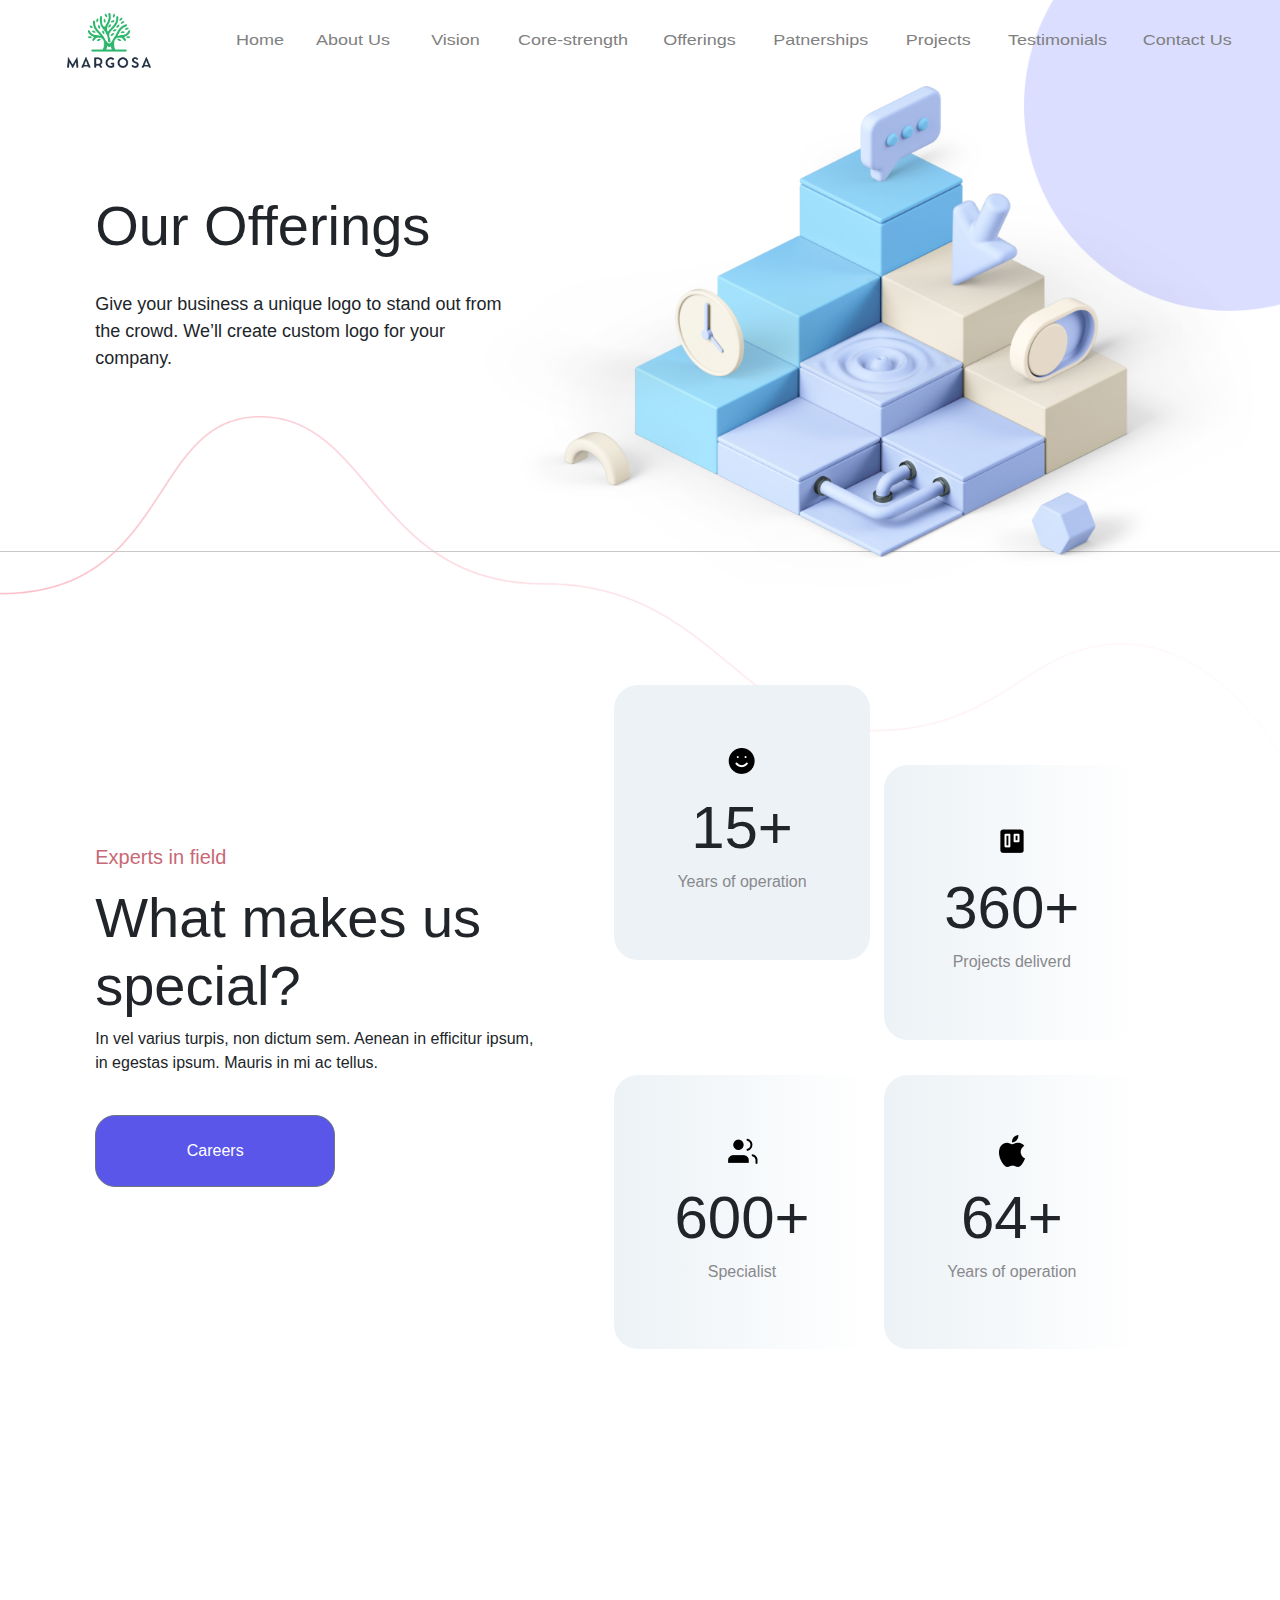
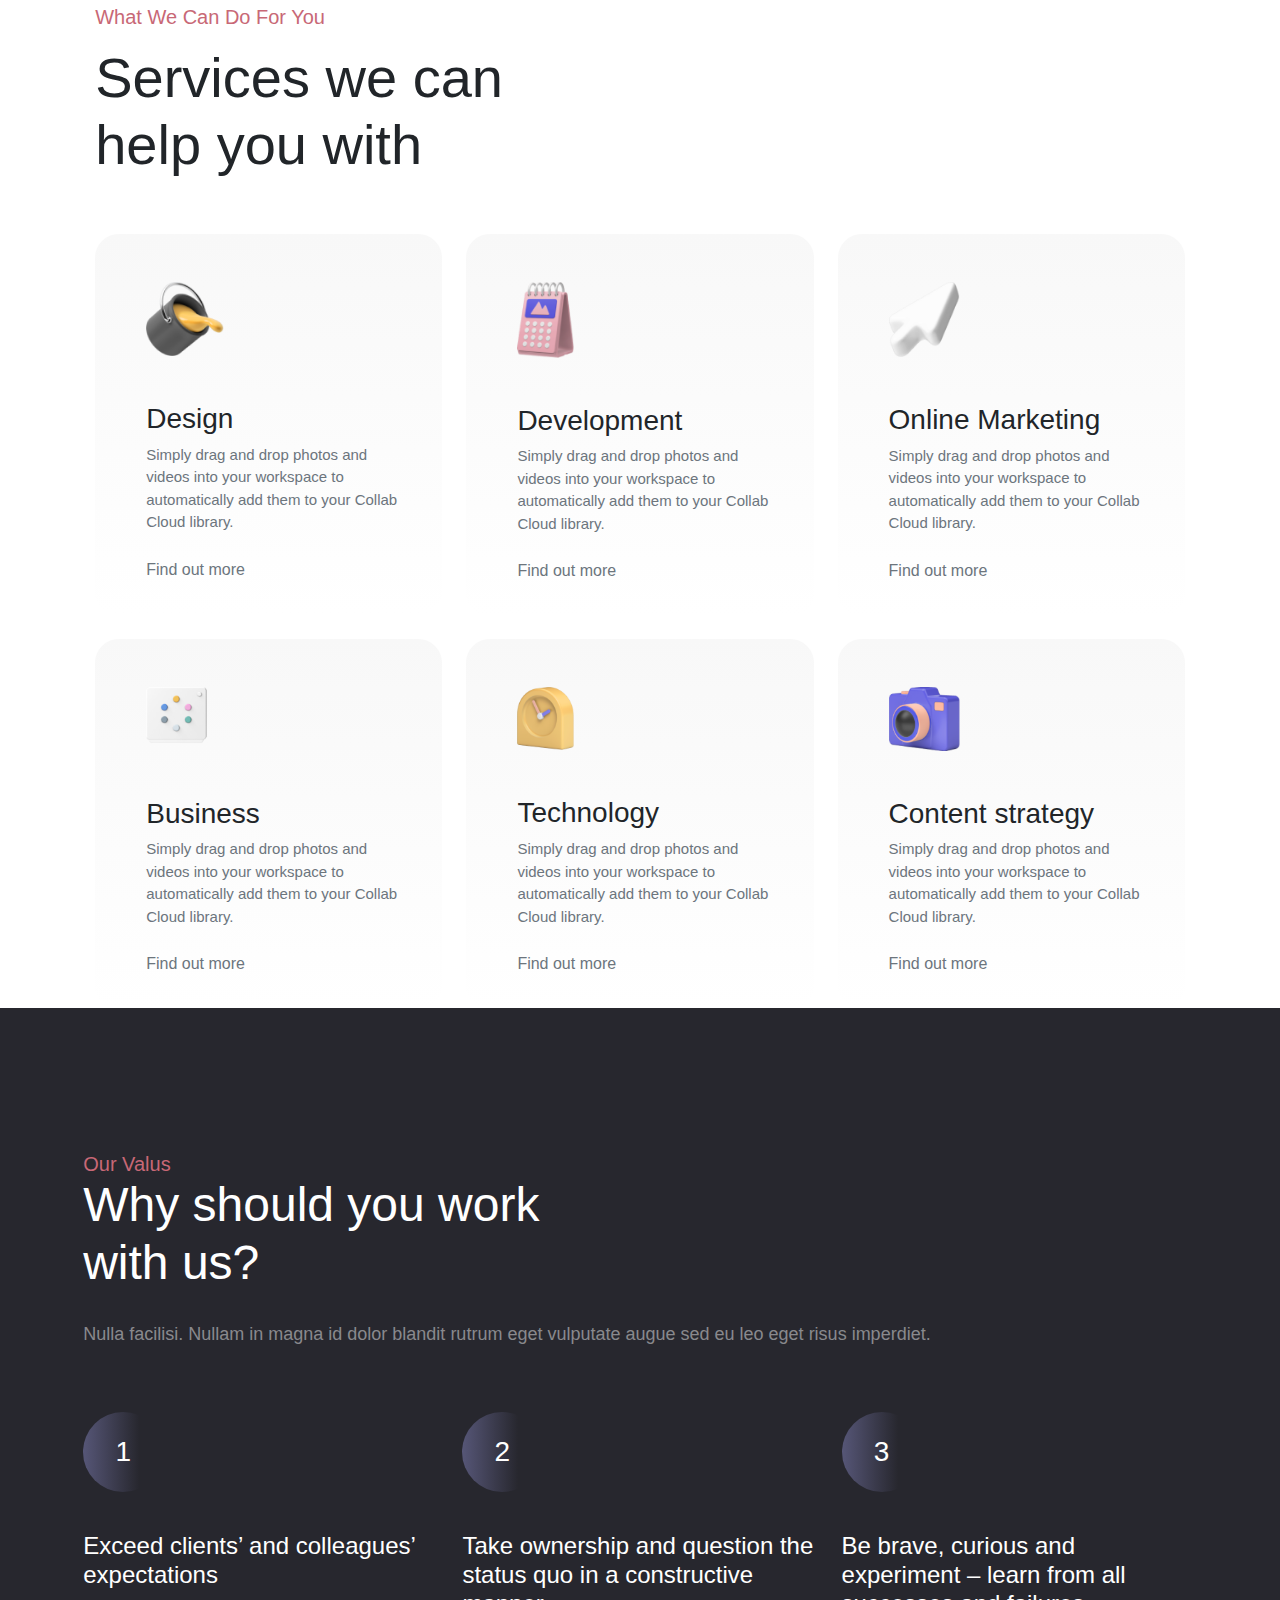
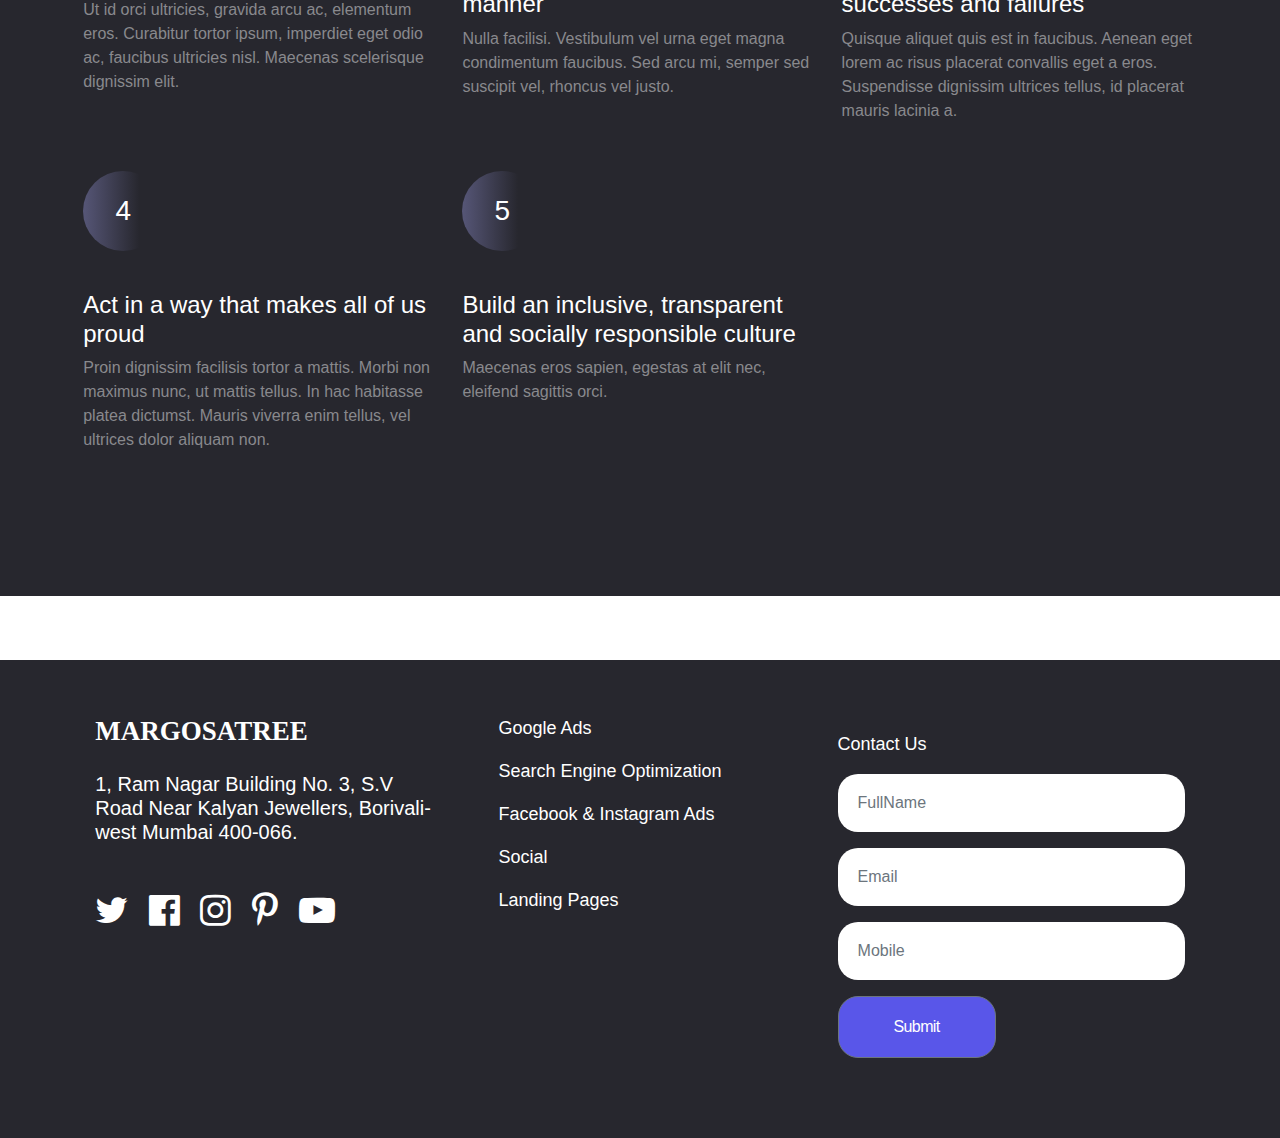
<file: offerings.html>
<!DOCTYPE html>
<html lang="en">

<head>
    <meta charset="UTF-8">
    <meta http-equiv="X-UA-Compatible" content="IE=edge">
    <meta name="viewport" content="width=device-width, initial-scale=1.0">
    <title>MargosaTree</title>
    <link rel="stylesheet" href="./library/css/bootstrap.min.css">
    <link rel="stylesheet" href="https://cdnjs.cloudflare.com/ajax/libs/font-awesome/4.7.0/css/font-awesome.min.css">
    <link rel="stylesheet" href="./css/core.css">
    <link rel="stylesheet" href="./css/offering.css">
    <link rel="stylesheet" href="./css/about.css">
</head>

<body>

    <div class="d-flex position-absolute justify-content-end  bd-highlight  w-100">
        <img src="./assets/Core-strength/bubble-21.png" class="img-fluid bub-one" alt="...">
    </div>

    <!--header start -->
    <header class="header">
        <div class="header-inner">
            <nav class="navbar navbar-expand-xl">
                <div class="container-fluid">
                    <a href="#" class="navbar-brand">
                        <img class="logo" src="./assets/images/brand-name/MargosaLogo.png" height="55" alt="...">
                    </a>
                    <a class="btn navbar-toggler" data-bs-toggle="offcanvas" href="#offcanvasExample" role="button"
                        aria-controls="offcanvasExample">
                        <span class="navbar-toggler-icon"></span>
                    </a>
                    <div class="offcanvas offcanvas-start" tabindex="-1" id="offcanvasExample"
                        aria-labelledby="offcanvasExampleLabel" style="width: 80%;">
                        <div class="offcanvas-header">
                            <a href="#" class="navbar-brand">
                                <img class="logo" src="./assets/images/brand-name/MargosaLogo.png" height="55"
                                    alt="...">
                            </a>
                            <button type="button" class="btn-close text-reset" data-bs-dismiss="offcanvas"
                                aria-label="Close">
                            </button>
                        </div>
                        <hr class="line d-xl-none" />
                        <div class="d-xl-none sm-navlinks offcanvas-body">
                            <ul class="list-group  navlinks list-group-flush ms-5">
                                <li class="list-group-item">
                                    <a class="nav-link active" href="#">Home</a>
                                </li>
                                <li class="list-group-item">About Us</li>
                                <li class="list-group-item ">Vision</li>
                                <li class="list-group-item">Patnerships</li>
                                <li class="list-group-item">Projects</li>
                                <li class="list-group-item">Testimonials</li>
                                <li class="list-group-item">Contact Us</li>
                            </ul>
                        </div>
                    </div>
                    <div class="d-flex justify-content-center d-none d-xl-block">
                        <ul class="navbar-nav">
                            <li class="nav-item navlinks">
                                <a class="nav-link" href="/MargoSaTree/index.html">Home</a>
                            </li>
                            <li class="nav-item navlinks">
                                <a class="nav-link me-2" href="/MargoSaTree/about.html">About Us</a>
                            </li>
                            <li class="nav-item navlinks">
                                <a class="nav-link me-2" href="/MargoSaTree/version.html">Vision</a>
                            </li>
                            <li class="nav-item navlinks">
                                <a class="nav-link me-2" href="/MargoSaTree/corestrength.html">Core-strength</a>
                            </li>
                            <li class="nav-item navlinks">
                                <a class="nav-link me-2" href="/MargoSaTree/offerings.html">Offerings</a>
                            </li>
                            <li class="nav-item navlinks">
                                <a class="nav-link me-2" href="/MargoSaTree/paternship.html">Patnerships</a>
                            </li>
                            <li class="nav-item navlinks">
                                <a class="nav-link me-2" href="/MargoSaTree/project.html">Projects</a>
                            </li>
                            <li class="nav-item navlinks">
                                <a class="nav-link me-2" href="/MargoSaTree/testimonials.html">Testimonials</a>
                            </li>
                            <li class="nav-item navlinks">
                                <a class="nav-link me-2" href="/MargoSaTree/contact.html">Contact Us</a>
                            </li>
                        </ul>
                    </div>
            </nav>
    </header>
    <!-- header end -->

    <!-- banner start -->
    <div class="off-line-one">
        <img src="./assets/process/line-4.png" class="img-fluid" alt="...">
    </div>
    <section class="offer-ban">
        <div class="container-fluid about-con">
            <div class="row">
                <div class="col-lg-6 off-heading">
                    <div class="ban-heading">
                        <h1 class="display-4 font-weight">Our Offerings</h1>
                    </div>
                    <p class="ban-text">Give your business a unique logo to stand out from the crowd. We’ll create
                        custom logo for your company.</p>
                </div>
                <div class="col-lg-6">
                    <div class="off-ban-img">
                        <img src="./assets/banner-images/banner-thumb-4.png" class="img-fluid off-img" alt="...">
                    </div>
                </div>
            </div>
        </div>
        <div class="progress" style="height: 1.5px;">
            <!-- <hr /> -->
        </div>
    </section>

    <!-- Experts in field start -->
    <section class="experts-section">
        <div class="container-fluid about-con">
            <div class="row">
                <div class="col-lg-5" style="margin-top: 5rem;">
                    <h5 class="card-title card-title">Experts in field</h5>
                    <div class="sof-heading">
                        <h1 class="display-4 font-weight software-title">What makes us special?</h1>
                    </div>
                    <div class="text-dark">
                        <p>In vel varius turpis, non dictum sem. Aenean in efficitur ipsum, in egestas ipsum. Mauris in
                            mi
                            ac tellus.</p>
                    </div>
                    <button type="button" class="btn mt-4  btn-secondary careers-btn">Careers</button>
                </div>
                <div class="col-lg-7">
                    <div class="row">
                        <div class="col-sm-6">
                            <div class="card-one year-card card-one-active-bg-color">
                                <div class="year text-center">
                                    <img src="./assets/startup-icon/icon-10.png" class="img-fluid year-icon-one"
                                        alt="...">
                                    <div class="year-text">
                                        <h1>15+</h1>
                                        <h5 class="year-title">Years of operation</h5>
                                    </div>
                                </div>
                            </div>
                        </div>
                        <div class=" col-sm-6">
                            <div class="card-one bg-color">
                                <div class="year text-center">
                                    <img src="./assets/startup-icon/icon-11.png" class="img-fluid year-icon-one"
                                        alt="...">
                                    <div class="year-text">
                                        <h1>360+</h1>
                                        <h5 class="year-title">Projects deliverd</h5>
                                    </div>
                                </div>
                            </div>
                        </div>
                        <div class=" col-sm-6">
                            <div class="card-one  card-three bg-color card-top-m">
                                <div class="year text-center">
                                    <img src="./assets/startup-icon/icon-12.png" class="img-fluid year-icon-one"
                                        alt="...">
                                    <div class="year-text">
                                        <h1>600+</h1>
                                        <h5 class="year-title">Specialist</h5>
                                    </div>
                                </div>
                            </div>
                        </div>
                        <div class="col-sm-6">
                            <div class="card-one bg-color card-top-m">
                                <div class="year text-center">
                                    <img src="./assets/startup-icon/apple-black.png" class="img-fluid year-icon-one"
                                        alt="...">
                                    <div class="year-text">
                                        <h1>64+</h1>
                                        <h5 class="year-title">Years of operation</h5>
                                    </div>
                                </div>
                            </div>
                        </div>
                    </div>
                </div>
            </div>
        </div>
        </div>
    </section>

    <section class="service-section">
        <div class="container-fluid about-con">
            <h5 class="card-title">What We Can Do For You</h5>
            <div class="sof-heading service-width">
                <h1 class="display-4 font-weight software-title">Services we can help you with</h1>
            </div>
            <div class="row" style="margin-top: 2rem;">
                <div class="col-lg-4 col-sm-6 mt-4">
                    <div class="card border-0 s-card service-card-bg-color">
                        <img src="./assets/icons/icon-1.png" class="img-fluid icon-one" alt="...">
                        <div class="card-body">
                            <h3 class="card-title text-dark">Design</h3>
                            <p class="card-text serv-card-text text-secondary"
                                style="font-size: 15px;font-weight: 500;">Simply drag
                                and drop photos
                                and videos into your workspace to automatically add them to your Collab Cloud library.
                            </p>
                            <div class="link pt-2 pb-3">
                                <a class="text-secondary s-link" href="#">Find out more</a>
                            </div>
                        </div>
                    </div>
                </div>
                <div class="col-lg-4 col-sm-6 mt-4">
                    <div class="card border-0 s-card service-card-bg-color">
                        <img src="./assets/icons/icon-2.png" class="img-fluid icon-two" alt="...">
                        <div class="card-body">
                            <h3 class="card-title text-dark">Development</h3>
                            <p class="card-text serv-card-text text-secondary"
                                style="font-size: 15px;font-weight: 500;">Simply drag
                                and drop photos
                                and videos into your workspace to automatically add them to your Collab Cloud library.
                            </p>
                            <div class="link pt-2 pb-3">
                                <a class="text-secondary s-link" href="#">Find out more</a>
                            </div>
                        </div>
                    </div>
                </div>
                <div class="col-lg-4 col-sm-6 mt-4">
                    <div class="card border-0 s-card service-card-bg-color">
                        <img src="./assets/icons/icon-3.png" class="img-fluid icon-three" alt="...">
                        <div class="card-body">
                            <h3 class="card-title text-dark">Online Marketing</h3>
                            <p class="card-text serv-card-text text-secondary"
                                style="font-size: 15px;font-weight: 500;">Simply drag
                                and drop photos
                                and videos into your workspace to automatically add them to your Collab Cloud library.
                            </p>
                            <div class="link pt-2 pb-3">
                                <a class="text-secondary s-link" href="#">Find out more</a>
                            </div>
                        </div>
                    </div>
                </div>
                <div class="col-lg-4 col-sm-6 mt-4">
                    <div class="card border-0 s-card service-card-bg-color">
                        <img src="./assets/icons/icon-4.png" class="img-fluid icon-three" alt="...">
                        <div class="card-body">
                            <h3 class="card-title text-dark">Business</h3>
                            <p class="card-text serv-card-text text-secondary"
                                style="font-size: 15px;font-weight: 500;">Simply drag
                                and drop photos
                                and videos into your workspace to automatically add them to your Collab Cloud library.
                            </p>
                            <div class="link pt-2 pb-3">
                                <a class="text-secondary s-link" href="#">Find out more</a>
                            </div>
                        </div>
                    </div>
                </div>
                <div class="col-lg-4 col-sm-6 mt-4">
                    <div class="card border-0 s-card service-card-bg-color">
                        <img src="./assets/icons/icon-5.png" class="img-fluid icon-clock" alt="...">
                        <div class="card-body">
                            <h3 class="card-title text-dark">Technology</h3>
                            <p class="card-text serv-card-text text-secondary"
                                style="font-size: 15px;font-weight: 500;">Simply drag
                                and drop photos
                                and videos into your workspace to automatically add them to your Collab Cloud library.
                            </p>
                            <div class="link pt-2 pb-3">
                                <a class="text-secondary s-link" href="#">Find out more</a>
                            </div>
                        </div>
                    </div>
                </div>
                <div class="col-lg-4 col-sm-6 mt-4">
                    <div class="card border-0 s-card service-card-bg-color">
                        <img src="./assets/icons/icon-6.png" class="img-fluid icon-three" alt="...">
                        <div class="card-body">
                            <h3 class="card-title text-dark">Content strategy</h3>
                            <p class="card-text serv-card-text text-secondary"
                                style="font-size: 15px;font-weight: 500;">Simply drag
                                and drop photos
                                and videos into your workspace to automatically add them to your Collab Cloud library.
                            </p>
                            <div class="link pt-2 pb-3">
                                <a class="text-secondary s-link" href="#">Find out more</a>
                            </div>
                        </div>
                    </div>
                </div>
            </div>
        </div>
    </section>

    <!-- Our Valus start -->

    <section class="our-valus-section">
        <div class="container-fluid about-con our-position">
            <h5 class="card-title card-title">Our Valus</h5>
            <div class="our-heading">
                <h1 class="display-5 " style="font-weight: 500;">Why should you work with us?</h1>
            </div>
            <div class="our-text">
                <p style="font-weight:500">Nulla facilisi. Nullam in magna id dolor blandit rutrum eget vulputate augue
                    sed eu leo eget risus imperdiet.</p>
            </div>
            <div class="row">
                <div class="col-lg-4 text-white mt-5">
                    <div class=" our-valus-section border-0">
                        <div class="card-body">
                            <h3 class="number">1</h3>
                            <h5 class="title-number">Exceed clients’ and colleagues’ expectations</h5>
                            <p class="card-text num-text">Ut id orci ultricies, gravida arcu ac, elementum eros.
                                Curabitur tortor ipsum, imperdiet eget odio ac, faucibus ultricies nisl. Maecenas
                                scelerisque dignissim elit.</p>
                        </div>
                    </div>
                </div>
                <div class="col-lg-4 mt-5">
                    <div class=" our-valus-section border-0">
                        <div class="card-body">
                            <h3 class="number">2</h3>
                            <h5 class="title-number text-white">Take ownership and question the status quo in a
                                constructive manner</h5>
                            <p class="card-text num-text">Nulla facilisi. Vestibulum vel urna eget magna condimentum
                                faucibus. Sed arcu mi, semper sed suscipit vel, rhoncus vel justo.</p>
                        </div>
                    </div>
                </div>
                <div class="col-lg-4 mt-5">
                    <div class=" our-valus-section border-0">
                        <div class="card-body">
                            <h3 class="number">3</h3>
                            <h5 class="title-number text-white">Be brave, curious and experiment – learn from all
                                successes and failures</h5>
                            <p class="card-text num-text">Quisque aliquet quis est in faucibus. Aenean eget lorem ac
                                risus placerat convallis eget a eros. Suspendisse dignissim ultrices tellus, id placerat
                                mauris lacinia a.</p>
                        </div>
                    </div>
                </div>
                <div class="col-lg-4  mt-5">
                    <div class=" our-valus-section border-0">
                        <div class="card-body">
                            <h3 class="number">4</h3>
                            <h5 class="title-number text-white">Act in a way that makes all of us proud</h5>
                            <p class="card-text num-text">Proin dignissim facilisis tortor a mattis. Morbi non maximus
                                nunc, ut mattis tellus. In hac habitasse platea dictumst. Mauris viverra enim tellus,
                                vel ultrices dolor aliquam non.</p>
                        </div>
                    </div>
                </div>
                <div class="col-lg-4  mt-5">
                    <div class="our-valus-section border-0">
                        <div class="card-body">
                            <h3 class="number">5</h3>
                            <h5 class="title-number text-white">Build an inclusive, transparent and socially responsible
                                culture</h5>
                            <p class="card-text num-text">Maecenas eros sapien, egestas at elit nec, eleifend sagittis
                                orci.</p>
                        </div>
                    </div>
                </div>
            </div>
        </div>
    </section>

<!-- footer start -->
    <footer class="footer">
        <div class="container-fluid about-con">
            <div class="row" style="padding-bottom: 5rem;">
                <div class="col-lg-4 text-white">
                    <h4 class="footer-brand-name">MARGOSATREE</h4>
                    <div class="footer-text mt-4">
                        <h5>1, Ram Nagar Building No. 3, S.V Road Near Kalyan Jewellers, Borivali-west Mumbai 400-066.
                        </h5>
                    </div>
                    <div class="footer-icon">
                        <i class="fa fa-twitter" aria-hidden="true"></i>
                        <i class="fa fa-facebook-official" aria-hidden="true"></i>
                        <i class="fa fa-instagram" aria-hidden="true"></i>
                        <i class="fa fa-pinterest-p" aria-hidden="true"></i>
                        <i class="fa fa-youtube-play" aria-hidden="true"></i>
                    </div>
                </div>
                <div class="col-lg-4">
                    <ul class="footer-link">
                        <li class="list-group-item border-0">
                            <a class="footer-text">Google Ads</a>
                        </li>
                        <li class="mt-3 list-group-item border-0">
                            <a class="footer-text" href="#">Search Engine Optimization</a>
                        </li>
                        <li class="mt-3 list-group-item border-0">
                            <a class="footer-text" href="#">Facebook & Instagram Ads</a>
                        </li>
                        <li class="mt-3 list-group-item border-0">
                            <a class="footer-text" href="#">Social</a>
                        </li>
                        <li class="mt-3 list-group-item border-0">
                            <a class="footer-text" href="#">Landing Pages</a>
                        </li>
                    </ul>
                </div>
                <div class="col-lg-4 mt-3    bg-transparent">
                    <a class="footer-text"style="font: size 25px;px;">Contact Us</a>
                    <div class="text-white">
                        
                        <div class="input-filed mt-3">
                            <input type="text" class="form-control border-0" id="exampleFormControlInput1"
                                placeholder="FullName">
                        </div> 
                        <div class="input-filed mt-3">
                            <input type="text" class="form-control border-0" id="exampleFormControlInput1"
                                placeholder="Email">
                        </div> 
                        <div class="input-filed mt-3">
                            <input type="text" class="form-control border-0" id="exampleFormControlInput1"
                                placeholder="Mobile">
                        </div>
                        <button type="button" class="mt-3 btn btn-secondary footer-btn">Submit</button> 
                    </div>
                </div>
            </div>
        </div>
    </footer>



    <script src="https://code.jquery.com/jquery-3.3.1.slim.min.js"
        integrity="sha384-q8i/X+965DzO0rT7abK41JStQIAqVgRVzpbzo5smXKp4YfRvH+8abtTE1Pi6jizo"
        crossorigin="anonymous"></script>
    <script src="/index.js"></script>
    <script src="https://cdn.jsdelivr.net/npm/@popperjs/core@2.11.6/dist/umd/popper.min.js"
        integrity="sha384-oBqDVmMz9ATKxIep9tiCxS/Z9fNfEXiDAYTujMAeBAsjFuCZSmKbSSUnQlmh/jp3"
        crossorigin="anonymous"></script>
    <script src="https://cdn.jsdelivr.net/npm/bootstrap@5.2.3/dist/js/bootstrap.min.js"
        integrity="sha384-cuYeSxntonz0PPNlHhBs68uyIAVpIIOZZ5JqeqvYYIcEL727kskC66kF92t6Xl2V"
        crossorigin="anonymous"></script>
</body>

</html>
</file>
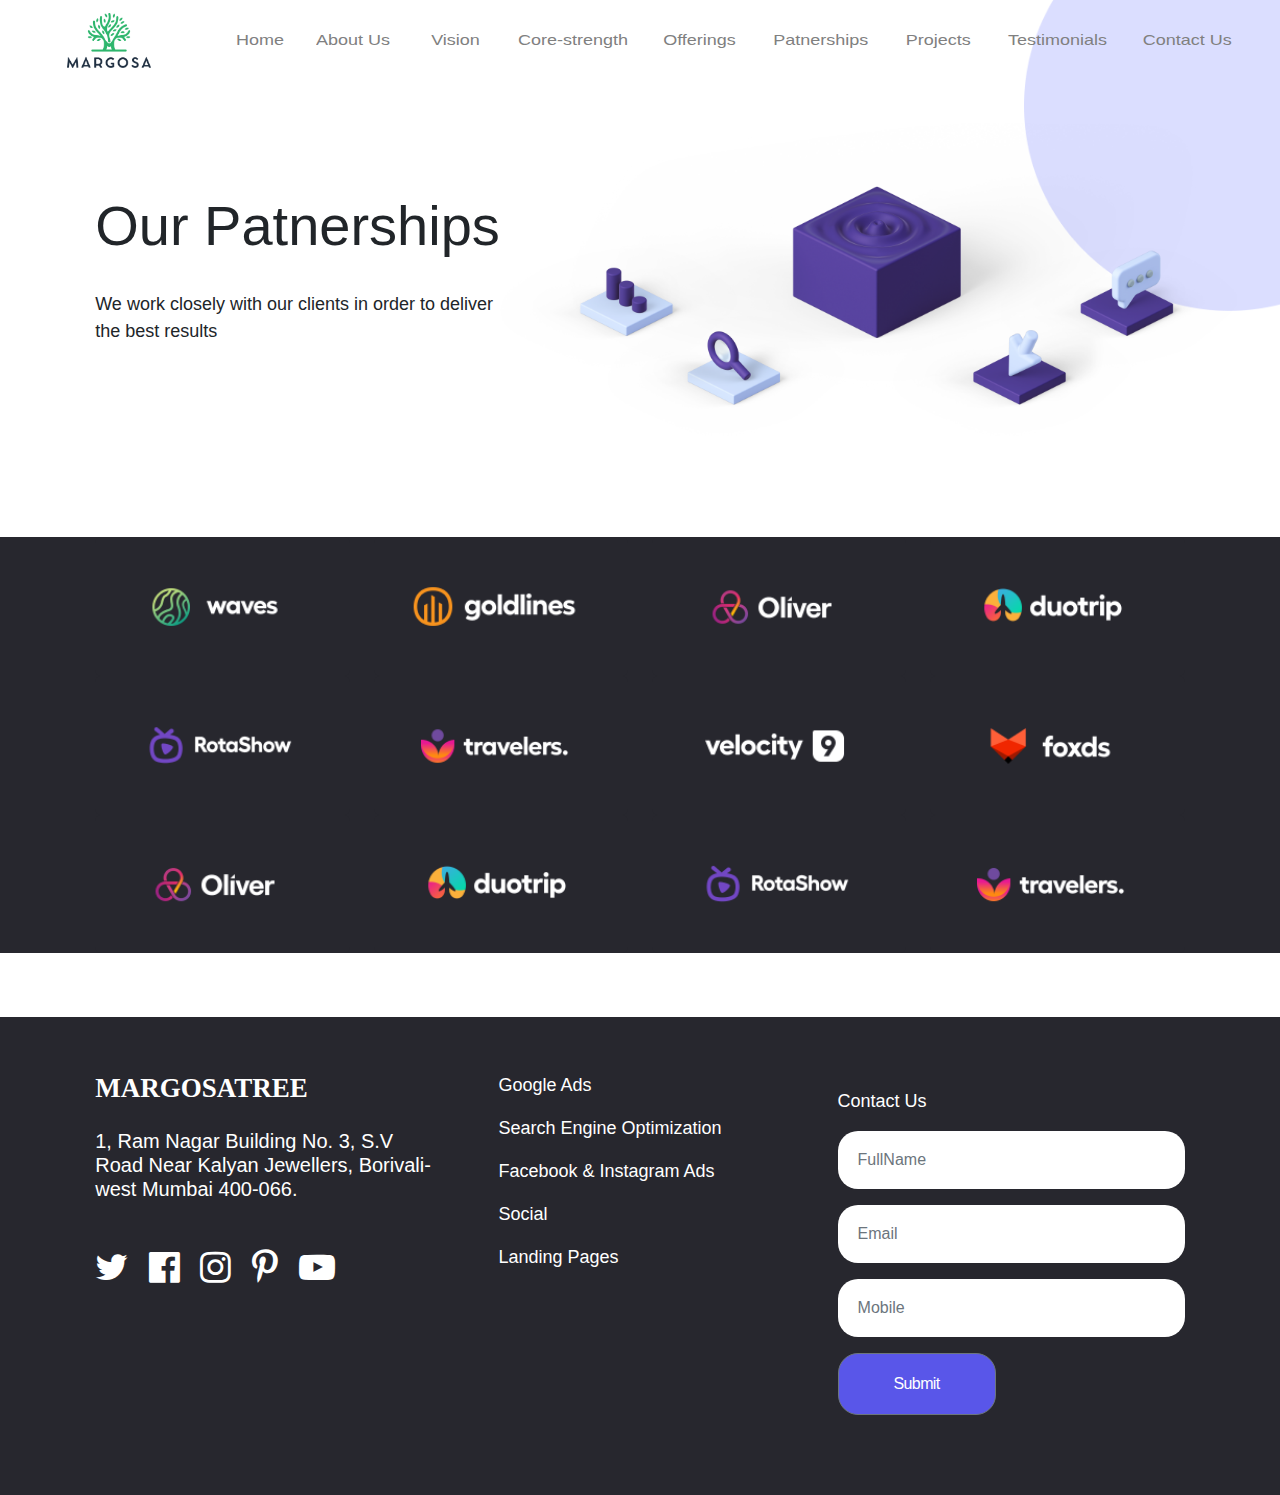
<file: paternship.html>
<!DOCTYPE html>
<html lang="en">
<head>
    <meta charset="UTF-8">
    <meta http-equiv="X-UA-Compatible" content="IE=edge">
    <meta name="viewport" content="width=device-width, initial-scale=1.0">
    <title>MARGOSATREE</title>
    <link rel="stylesheet" href="./library/css/bootstrap.min.css">
    <link rel="stylesheet" href="https://cdnjs.cloudflare.com/ajax/libs/font-awesome/4.7.0/css/font-awesome.min.css">
    <link rel="stylesheet" href="./css/about.css">
    <link rel="stylesheet" href="./css/patenership.css">
</head>
<body>
    
    <div class="d-flex position-absolute justify-content-end  bd-highlight  w-100">
        <img src="./assets/Core-strength/bubble-21.png" class="img-fluid bub-one" alt="...">
    </div>

    <!--header start -->
    <header class="header">
        <div class="header-inner">
            <nav class="navbar navbar-expand-xl">
                <div class="container-fluid">
                    <a href="#" class="navbar-brand">
                        <img class="logo" src="./assets/images/brand-name/MargosaLogo.png" height="55" alt="...">
                    </a>
                    <a class="btn navbar-toggler" data-bs-toggle="offcanvas" href="#offcanvasExample" role="button"
                        aria-controls="offcanvasExample">
                        <span class="navbar-toggler-icon"></span>
                    </a>
                    <div class="offcanvas offcanvas-start" tabindex="-1" id="offcanvasExample"
                        aria-labelledby="offcanvasExampleLabel" style="width: 80%;">
                        <div class="offcanvas-header">
                            <a href="#" class="navbar-brand">
                                <img class="logo" src="./assets/images/brand-name/MargosaLogo.png" height="55"
                                    alt="...">
                            </a>
                            <button type="button" class="btn-close text-reset" data-bs-dismiss="offcanvas"
                                aria-label="Close">
                            </button>
                        </div>
                        <hr class="line d-xl-none" />
                        <div class="d-xl-none sm-navlinks offcanvas-body">
                            <ul class="list-group  navlinks list-group-flush ms-5">
                                <li class="list-group-item">
                                    <a class="nav-link active" href="#">Home</a>
                                </li>
                                <li class="list-group-item">About Us</li>
                                <li class="list-group-item ">Vision</li>
                                <li class="list-group-item">Patnerships</li>
                                <li class="list-group-item">Projects</li>
                                <li class="list-group-item">Testimonials</li>
                                <li class="list-group-item">Contact Us</li>
                            </ul>
                        </div>
                    </div>
                    <div class="d-flex justify-content-center d-none d-xl-block">
                        <ul class="navbar-nav">
                            <li class="nav-item navlinks">
                                <a class="nav-link" href="/MargoSaTree/index.html">Home</a>
                            </li>
                            <li class="nav-item navlinks">
                                <a class="nav-link me-2" href="/MargoSaTree/about.html">About Us</a>
                            </li>
                            <li class="nav-item navlinks">
                                <a class="nav-link me-2" href="/MargoSaTree/version.html">Vision</a>
                            </li>
                            <li class="nav-item navlinks">
                                <a class="nav-link me-2" href="/MargoSaTree/corestrength.html">Core-strength</a>
                            </li>
                            <li class="nav-item navlinks">
                                <a class="nav-link me-2" href="/MargoSaTree/offerings.html">Offerings</a>
                            </li>
                            <li class="nav-item navlinks">
                                <a class="nav-link me-2" href="/MargoSaTree/paternship.html">Patnerships</a>
                            </li>
                            <li class="nav-item navlinks">
                                <a class="nav-link me-2" href="/MargoSaTree/project.html">Projects</a>
                            </li>
                            <li class="nav-item navlinks">
                                <a class="nav-link me-2" href="/MargoSaTree/testimonials.html">Testimonials</a>
                            </li>
                            <li class="nav-item navlinks">
                                <a class="nav-link me-2" href="/MargoSaTree/contact.html">Contact Us</a>
                            </li>
                        </ul>
                    </div>
            </nav>
    </header>
    <!-- header end -->

     <!-- banner start -->
     <section class="banner">
        <div class="container-fluid about-con">
            <div class="row">
                <div class="col-lg-6">
                    <div class="ban-heading ms-auto">
                        <h1 class="display-4 font-weight">Our Patnerships</h1>
                    </div>
                    <p class="ban-text">We work closely with our clients in order to deliver the best results</p>
                </div>
                <div class="col-lg-6">
                    <img src="./assets/banner-images/banner-thumb-2.png" class="img-fluid ban-p-img" alt="...">
                </div>
            </div>
        </div>
    </section>
<!-- banner end -->

<!-- brand section start -->

<section class="brand brad-bg-img">
    <div class="container-fluid about-con">
        <div class="row">
            <div class="col-lg-3 col-6">
                <div class="card border-0 brad-bg-img">
                    <img src="./assets/brand/brand-1.png" class="img-fluid brand-img" alt="...">
                  </div>
            </div>
            <div class="col-lg-3 col-6">
                <div class="card border-0 brad-bg-img">
                    <img src="./assets/brand/brand-2.png" class="img-fluid brand-img" alt="...">
                  </div>   
            </div>
            <div class="col-lg-3 col-6">
                <div class="card border-0 brad-bg-img">
                    <img src="./assets/brand/brand-3.png" class="img-fluid brand-img" alt="...">
                  </div>
            </div>
            <div class="col-lg-3 col-6">
                <div class="card border-0 brad-bg-img">
                    <img src="./assets/brand/brand-4.png    " class="img-fluid brand-img" alt="...">
                  </div>
            </div>
            <div class="col-lg-3 col-6">
                <div class="card border-0 brad-bg-img">
                    <img src="./assets/brand/brand-5.png    " class="img-fluid brand-img" alt="...">
                  </div>
            </div>
            <div class="col-lg-3 col-6">
                <div class="card border-0 brad-bg-img">
                    <img src="./assets/brand/brand-6.png    " class="img-fluid brand-img" alt="...">
                  </div>
            </div>
            <div class="col-lg-3 col-6">
                <div class="card border-0 brad-bg-img">
                    <img src="./assets/brand/brand-7.png    " class="img-fluid brand-img" alt="...">
                  </div>
            </div>
            <div class="col-lg-3 col-6">
                <div class="card border-0 brad-bg-img">
                    <img src="./assets/brand/brand-8.png    " class="img-fluid brand-img" alt="...">
                  </div>
            </div>
            <div class="col-lg-3 col-6">
                <div class="card border-0 brad-bg-img">
                    <img src="./assets/brand/brand-3.png    " class="img-fluid brand-img" alt="...">
                  </div>
            </div>
            <div class="col-lg-3 col-6">
                <div class="card border-0 brad-bg-img">
                    <img src="./assets/brand/brand-4.png    " class="img-fluid brand-img" alt="...">
                  </div>
            </div>
            <div class="col-lg-3 col-6">
                <div class="card border-0 brad-bg-img">
                    <img src="./assets/brand/brand-5.png    " class="img-fluid brand-img" alt="...">
                  </div>
            </div>
            <div class="col-lg-3 col-6">
                <div class="card border-0 brad-bg-img">
                    <img src="./assets/brand/brand-6.png    " class="img-fluid brand-img" alt="...">
                  </div>
            </div>
        </div>
    </div>
</section>

<!-- footer start -->
    <footer class="footer">
        <div class="container-fluid about-con">
            <div class="row" style="padding-bottom: 5rem;">
                <div class="col-lg-4 text-white">
                    <h4 class="footer-brand-name">MARGOSATREE</h4>
                    <div class="footer-text mt-4">
                        <h5>1, Ram Nagar Building No. 3, S.V Road Near Kalyan Jewellers, Borivali-west Mumbai 400-066.
                        </h5>
                    </div>
                    <div class="footer-icon">
                        <i class="fa fa-twitter" aria-hidden="true"></i>
                        <i class="fa fa-facebook-official" aria-hidden="true"></i>
                        <i class="fa fa-instagram" aria-hidden="true"></i>
                        <i class="fa fa-pinterest-p" aria-hidden="true"></i>
                        <i class="fa fa-youtube-play" aria-hidden="true"></i>
                    </div>
                </div>
                <div class="col-lg-4">
                    <ul class="footer-link">
                        <li class="list-group-item border-0">
                            <a class="footer-text">Google Ads</a>
                        </li>
                        <li class="mt-3 list-group-item border-0">
                            <a class="footer-text" href="#">Search Engine Optimization</a>
                        </li>
                        <li class="mt-3 list-group-item border-0">
                            <a class="footer-text" href="#">Facebook & Instagram Ads</a>
                        </li>
                        <li class="mt-3 list-group-item border-0">
                            <a class="footer-text" href="#">Social</a>
                        </li>
                        <li class="mt-3 list-group-item border-0">
                            <a class="footer-text" href="#">Landing Pages</a>
                        </li>
                    </ul>
                </div>
                <div class="col-lg-4 mt-3    bg-transparent">
                    <a class="footer-text"style="font: size 25px;px;">Contact Us</a>
                    <div class="text-white">
                        
                        <div class="input-filed mt-3">
                            <input type="text" class="form-control border-0" id="exampleFormControlInput1"
                                placeholder="FullName">
                        </div> 
                        <div class="input-filed mt-3">
                            <input type="text" class="form-control border-0" id="exampleFormControlInput1"
                                placeholder="Email">
                        </div> 
                        <div class="input-filed mt-3">
                            <input type="text" class="form-control border-0" id="exampleFormControlInput1"
                                placeholder="Mobile">
                        </div>
                        <button type="button" class="mt-3 btn btn-secondary footer-btn">Submit</button> 
                    </div>
                </div>
            </div>
        </div>
    </footer>



    
    <script src="https://code.jquery.com/jquery-3.3.1.slim.min.js"
        integrity="sha384-q8i/X+965DzO0rT7abK41JStQIAqVgRVzpbzo5smXKp4YfRvH+8abtTE1Pi6jizo"
        crossorigin="anonymous"></script>
    <script src="/index.js"></script>
    <script src="https://cdn.jsdelivr.net/npm/@popperjs/core@2.11.6/dist/umd/popper.min.js"
        integrity="sha384-oBqDVmMz9ATKxIep9tiCxS/Z9fNfEXiDAYTujMAeBAsjFuCZSmKbSSUnQlmh/jp3"
        crossorigin="anonymous"></script>
    <script src="https://cdn.jsdelivr.net/npm/bootstrap@5.2.3/dist/js/bootstrap.min.js"
        integrity="sha384-cuYeSxntonz0PPNlHhBs68uyIAVpIIOZZ5JqeqvYYIcEL727kskC66kF92t6Xl2V"
        crossorigin="anonymous"></script>
</body>
</html>
</file>
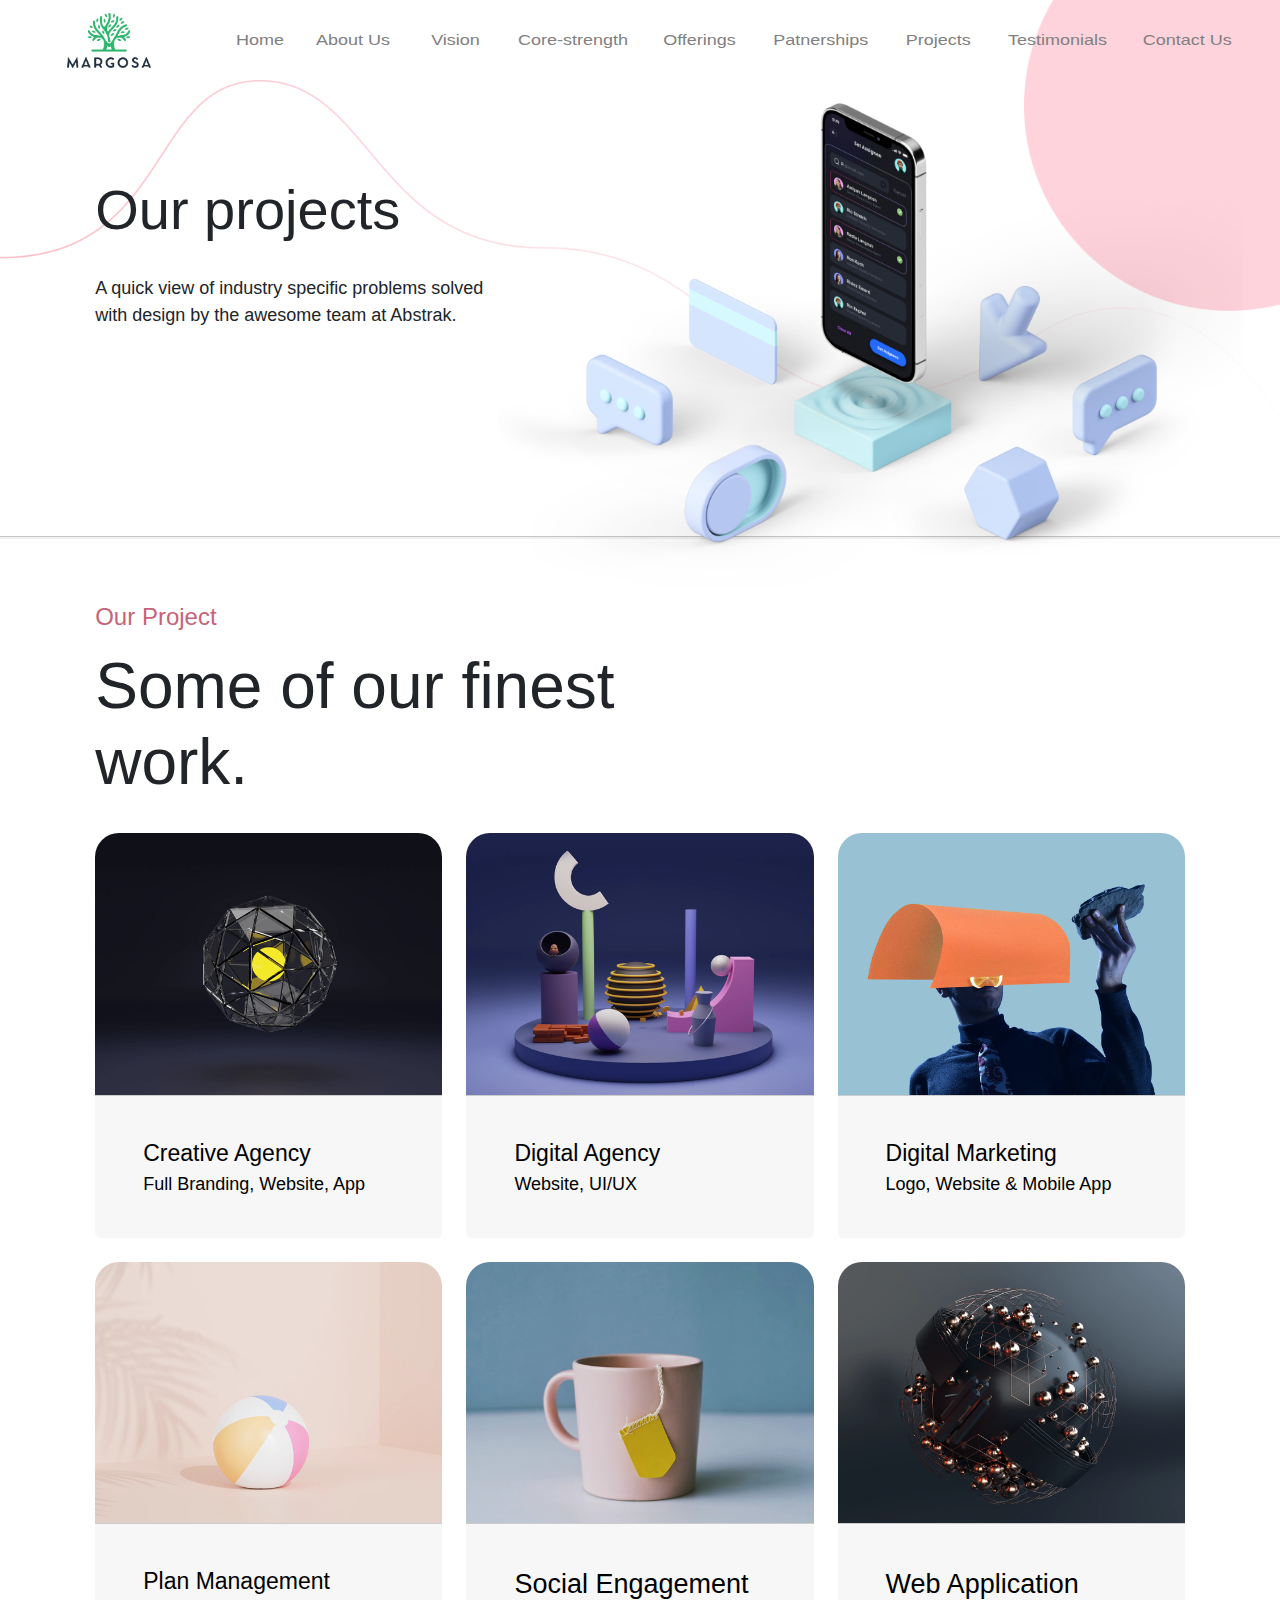
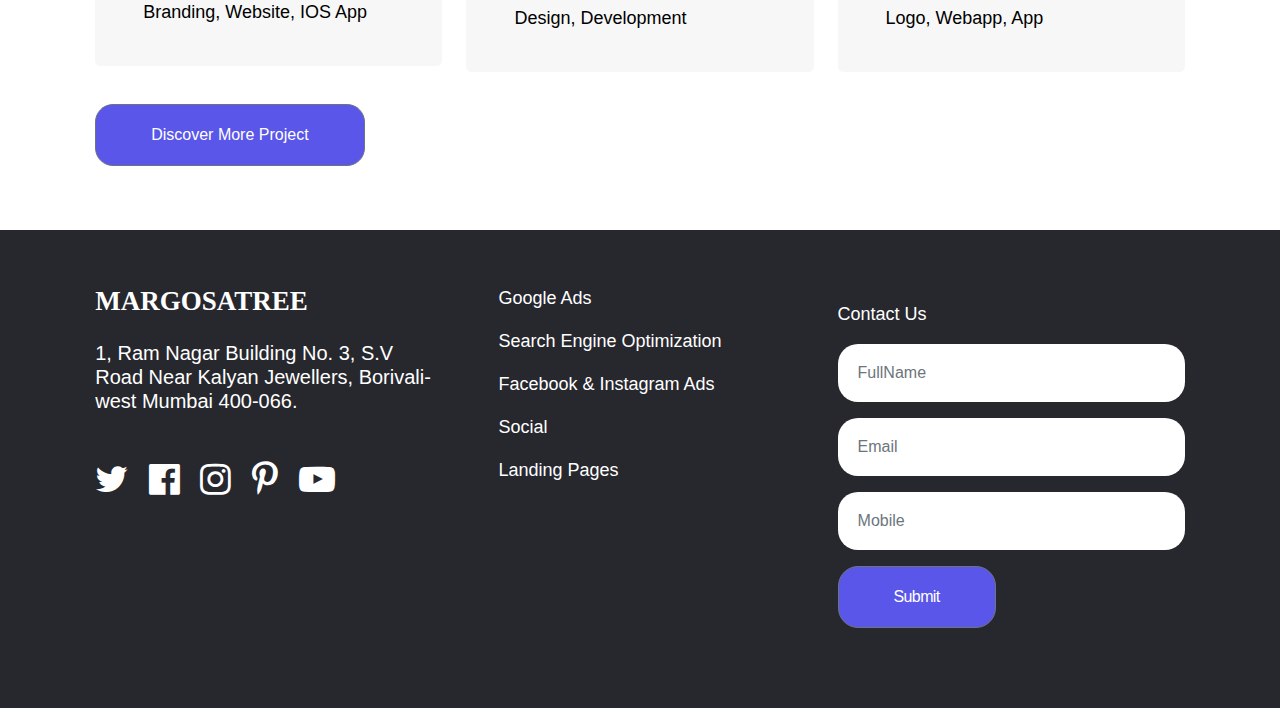
<file: project.html>
<!DOCTYPE html>
<html lang="en">
<head>
    <meta charset="UTF-8">
    <meta http-equiv="X-UA-Compatible" content="IE=edge">
    <meta name="viewport" content="width=device-width, initial-scale=1.0">
    <title>MARGOSATREE</title>
    <link rel="stylesheet" href="./library/css/bootstrap.min.css">
    <link rel="stylesheet" href="https://cdnjs.cloudflare.com/ajax/libs/font-awesome/4.7.0/css/font-awesome.min.css">
    <link rel="stylesheet" href="./css/about.css">
    <link rel="stylesheet" href="./css/patenership.css">
    <link rel="stylesheet" href="./css/style.css">
    <link rel="stylesheet" href="./css/project.css">
</head>
<body>
    <div class="d-flex position-absolute justify-content-end  bd-highlight  w-100">
        <img src="./assets/images/navbar-image/bubble-20.png" class="img-fluid project-bub-one" alt="...">
    </div>
    <!-- header start -->
    <header class="header">
        <div class="header-inner">
            <nav class="navbar navbar-expand-xl">
                <div class="container-fluid">
                    <a href="#" class="navbar-brand">
                        <img class="logo" src="./assets/images/brand-name/MargosaLogo.png" height="55" alt="...">
                    </a>
                    <a class="btn navbar-toggler" data-bs-toggle="offcanvas" href="#offcanvasExample" role="button"
                        aria-controls="offcanvasExample">
                        <span class="navbar-toggler-icon"></span>
                    </a>
                    <div class="offcanvas offcanvas-start" tabindex="-1" id="offcanvasExample"
                        aria-labelledby="offcanvasExampleLabel" style="width: 80%;">
                        <div class="offcanvas-header">
                            <a href="#" class="navbar-brand">
                                <img class="logo" src="./assets/images/brand-name/MargosaLogo.png" height="55"
                                    alt="...">
                            </a>
                            <button type="button" class="btn-close text-reset" data-bs-dismiss="offcanvas"
                                aria-label="Close">
                            </button>
                        </div>
                        <hr class="line d-xl-none" />
                        <div class="d-xl-none sm-navlinks offcanvas-body">
                            <ul class="list-group  navlinks list-group-flush ms-5">
                                <li class="list-group-item">
                                    <a class="nav-link active" href="#">Home</a>
                                </li>
                                <li class="list-group-item">About Us</li>
                                <li class="list-group-item ">Vision</li>
                                <li class="list-group-item">Patnerships</li>
                                <li class="list-group-item">Projects</li>
                                <li class="list-group-item">Testimonials</li>
                                <li class="list-group-item">Contact Us</li>
                            </ul>
                        </div>
                    </div>
                    <div class="d-flex justify-content-center d-none d-xl-block">
                        <ul class="navbar-nav">
                            <li class="nav-item navlinks">
                                <a class="nav-link" href="/index.html">Home</a>
                            </li>
                            <li class="nav-item navlinks">
                                <a class="nav-link me-2" href="/about.html">About Us</a>
                            </li>
                            <li class="nav-item navlinks">
                                <a class="nav-link me-2" href="/version.html">Vision</a>
                            </li>
                            <li class="nav-item navlinks">
                                <a class="nav-link me-2" href="/corestrength.html">Core-strength</a>
                            </li>
                            <li class="nav-item navlinks">
                                <a class="nav-link me-2" href="/offerings.html">Offerings</a>
                            </li>
                            <li class="nav-item navlinks">
                                <a class="nav-link me-2" href="/paternship.html">Patnerships</a>
                            </li>
                            <li class="nav-item navlinks">
                                <a class="nav-link me-2" href="/project.html">Projects</a>
                            </li>
                            <li class="nav-item navlinks">
                                <a class="nav-link me-2" href="/testimonials.html">Testimonials</a>
                            </li>
                            <li class="nav-item navlinks">
                                <a class="nav-link me-2" href="/contact.html">Contact Us</a>
                            </li>
                        </ul>
                    </div>
            </nav>
    </header>
    <!-- header end -->

    
     <!-- banner start -->
      <div class="off-line-one">
        <img src="./assets/process/line-4.png" class="img-fluid" alt="...">
    </div>
     <section class="banner-project">
        <div class="container-fluid about-con">
            <div class="row">
                <div class="col-lg-6">
                    <div class="ban-heading ms-auto">
                        <h1 class="display-4 font-weight">Our projects</h1>
                    </div>
                    <p class="ban-text">A quick view of industry specific problems solved with design by the awesome team at Abstrak.</p>
                </div>
                <div class="col-lg-6">
                    <img src="./assets/banner-images/banner-thumb-1.png" class="img-fluid project-ban-img" alt="...">
                </div>
            </div>
        </div>
        <hr class="line"/>
    </section>
<!-- banner end -->

<!-- Our-Project-section start -->
<section class="Our-Project-section">
    <div class="container-fluid about-con">
        <h4 class="card-header bg-white border-0 about-us" style="font-weight: 400;">Our Project</h4>
        <div class="project-head">
            <h1 class="display-3 pt-3" style="font-weight: 400;">Some of our finest work.</h1>
        </div>
        <div class="row">
            <div class="col-lg-4 col-sm-6 mt-2">
                <div class="card card-radius border-0">
                     <div class="img-holder">
                        <img class="card-img-top" src="./assets/project/project-1.png" alt="...">
                     </div>
                     <div class="card-footer">
                        <div class="card-fo">
                        <a href="#" class="card-link project-card-title">Creative Agency</a>
                        <p class="card-text project-p">Full Branding, Website, App</p>
                    </div>
                     </div>
                  </div>
            </div>
            <div class="col-lg-4 col-sm-6 mt-2">
                <div class="card card-radius border-0">
                    <div class="img-holder">
                       <img class="card-img-top" src="./assets/project/project-2.png" alt="...">
                    </div>
                    <div class="card-footer">
                        <div class="card-fo">
                        <a href="#" class="card-link project-card-title">Digital Agency</a>
                        <p class="card-text project-p">Website, UI/UX
                        </p>
                    </div>
                    </div>
                 </div>
            </div>
            <div class="col-lg-4 col-sm-6 mt-2">
                <div class="card card-radius border-0">
                    <div class="img-holder">
                       <img class="card-img-top" src="./assets/project/project-3.png" alt="...">
                    </div>
                    <div class="card-footer">
                        <div class="card-fo">
                            <a href="#" class="project-card-title">Digital Marketing</a>
                            <p class="card-text project-p">Logo, Website & Mobile App
                            </p>
                        </div>
                    </div>
                 </div>
            </div>
            <div class="col-lg-4 col-sm-6 mt-2">
                <div class="card card-radius border-0">
                    <div class="img-holder">
                       <img class="card-img-top" src="./assets/project/project-4.png" alt="...">
                    </div>
                    <div class="card-footer">
                        <div class="card-fo">
                        <a href="#" class="card-link project-card-title">Plan Management</a>
                        <p class="card-text project-p">Branding, Website, IOS App
                        </p>
                    </div>
                    </div>
                 </div>
            </div>
            <div class="col-lg-4 col-sm-6 mt-2">
                <div class="card card-radius border-0">
                    <div class="img-holder">
                       <img class="card-img-top" src="./assets/project/project-5.png" alt="...">
                    </div>
                    <div class="card-footer">
                        <div class="card-fo">
                        <a href="#" class="card-link project-title">Social Engagement</a>
                        <p class="card-text project-p">Design, Development
                        </p>
                        </div>
                    </div>
                 </div>
            </div>
            <div class="col-lg-4 col-sm-6 mt-2">
                <div class="card card-radius border-0">
                    <div class="img-holder">
                       <img class="card-img-top" src="./assets/project/project-6.png" alt="...">
                    </div>
                    <div class="card-footer">
                        <div class="card-fo">
                        <a href="#" class="card-link project-title">Web Application</a>
                        <p class="card-text project-p">Logo, Webapp, App
                        </p>
                    </div>
                    </div>
                 </div>
            </div>
        </div>
        <button type="button" class="btn btn-secondary project-btn">Discover More Project</button>
    </div>
</section>
<!-- end -->

<!-- footer start -->
<footer class="footer">
    <div class="container-fluid about-con">
        <div class="row" style="padding-bottom: 5rem;">
            <div class="col-lg-4 text-white">
                <h4 class="footer-brand-name">MARGOSATREE</h4>
                <div class="footer-text mt-4">
                    <h5>1, Ram Nagar Building No. 3, S.V Road Near Kalyan Jewellers, Borivali-west Mumbai 400-066.
                    </h5>
                </div>
                <div class="footer-icon">
                    <i class="fa fa-twitter" aria-hidden="true"></i>
                    <i class="fa fa-facebook-official" aria-hidden="true"></i>
                    <i class="fa fa-instagram" aria-hidden="true"></i>
                    <i class="fa fa-pinterest-p" aria-hidden="true"></i>
                    <i class="fa fa-youtube-play" aria-hidden="true"></i>
                </div>
            </div>
            <div class="col-lg-4">
                <ul class="footer-link">
                    <li class="list-group-item border-0">
                        <a class="footer-text">Google Ads</a>
                    </li>
                    <li class="mt-3 list-group-item border-0">
                        <a class="footer-text" href="#">Search Engine Optimization</a>
                    </li>
                    <li class="mt-3 list-group-item border-0">
                        <a class="footer-text" href="#">Facebook & Instagram Ads</a>
                    </li>
                    <li class="mt-3 list-group-item border-0">
                        <a class="footer-text" href="#">Social</a>
                    </li>
                    <li class="mt-3 list-group-item border-0">
                        <a class="footer-text" href="#">Landing Pages</a>
                    </li>
                </ul>
            </div>
            <div class="col-lg-4 mt-3    bg-transparent">
                <a class="footer-text"style="font: size 25px;px;">Contact Us</a>
                <div class="text-white">
                    
                    <div class="input-filed mt-3">
                        <input type="text" class="form-control border-0" id="exampleFormControlInput1"
                            placeholder="FullName">
                    </div> 
                    <div class="input-filed mt-3">
                        <input type="text" class="form-control border-0" id="exampleFormControlInput1"
                            placeholder="Email">
                    </div> 
                    <div class="input-filed mt-3">
                        <input type="text" class="form-control border-0" id="exampleFormControlInput1"
                            placeholder="Mobile">
                    </div>
                    <button type="button" class="mt-3 btn btn-secondary footer-btn">Submit</button> 
                </div>
            </div>
        </div>
    </div>
</footer>

    <script src="https://code.jquery.com/jquery-3.3.1.slim.min.js"
    integrity="sha384-q8i/X+965DzO0rT7abK41JStQIAqVgRVzpbzo5smXKp4YfRvH+8abtTE1Pi6jizo"
    crossorigin="anonymous"></script>
<script src="/index.js"></script>
<script src="https://cdn.jsdelivr.net/npm/@popperjs/core@2.11.6/dist/umd/popper.min.js"
    integrity="sha384-oBqDVmMz9ATKxIep9tiCxS/Z9fNfEXiDAYTujMAeBAsjFuCZSmKbSSUnQlmh/jp3"
    crossorigin="anonymous"></script>
<script src="https://cdn.jsdelivr.net/npm/bootstrap@5.2.3/dist/js/bootstrap.min.js"
    integrity="sha384-cuYeSxntonz0PPNlHhBs68uyIAVpIIOZZ5JqeqvYYIcEL727kskC66kF92t6Xl2V"
    crossorigin="anonymous"></script>
</body>
</html>
</file>
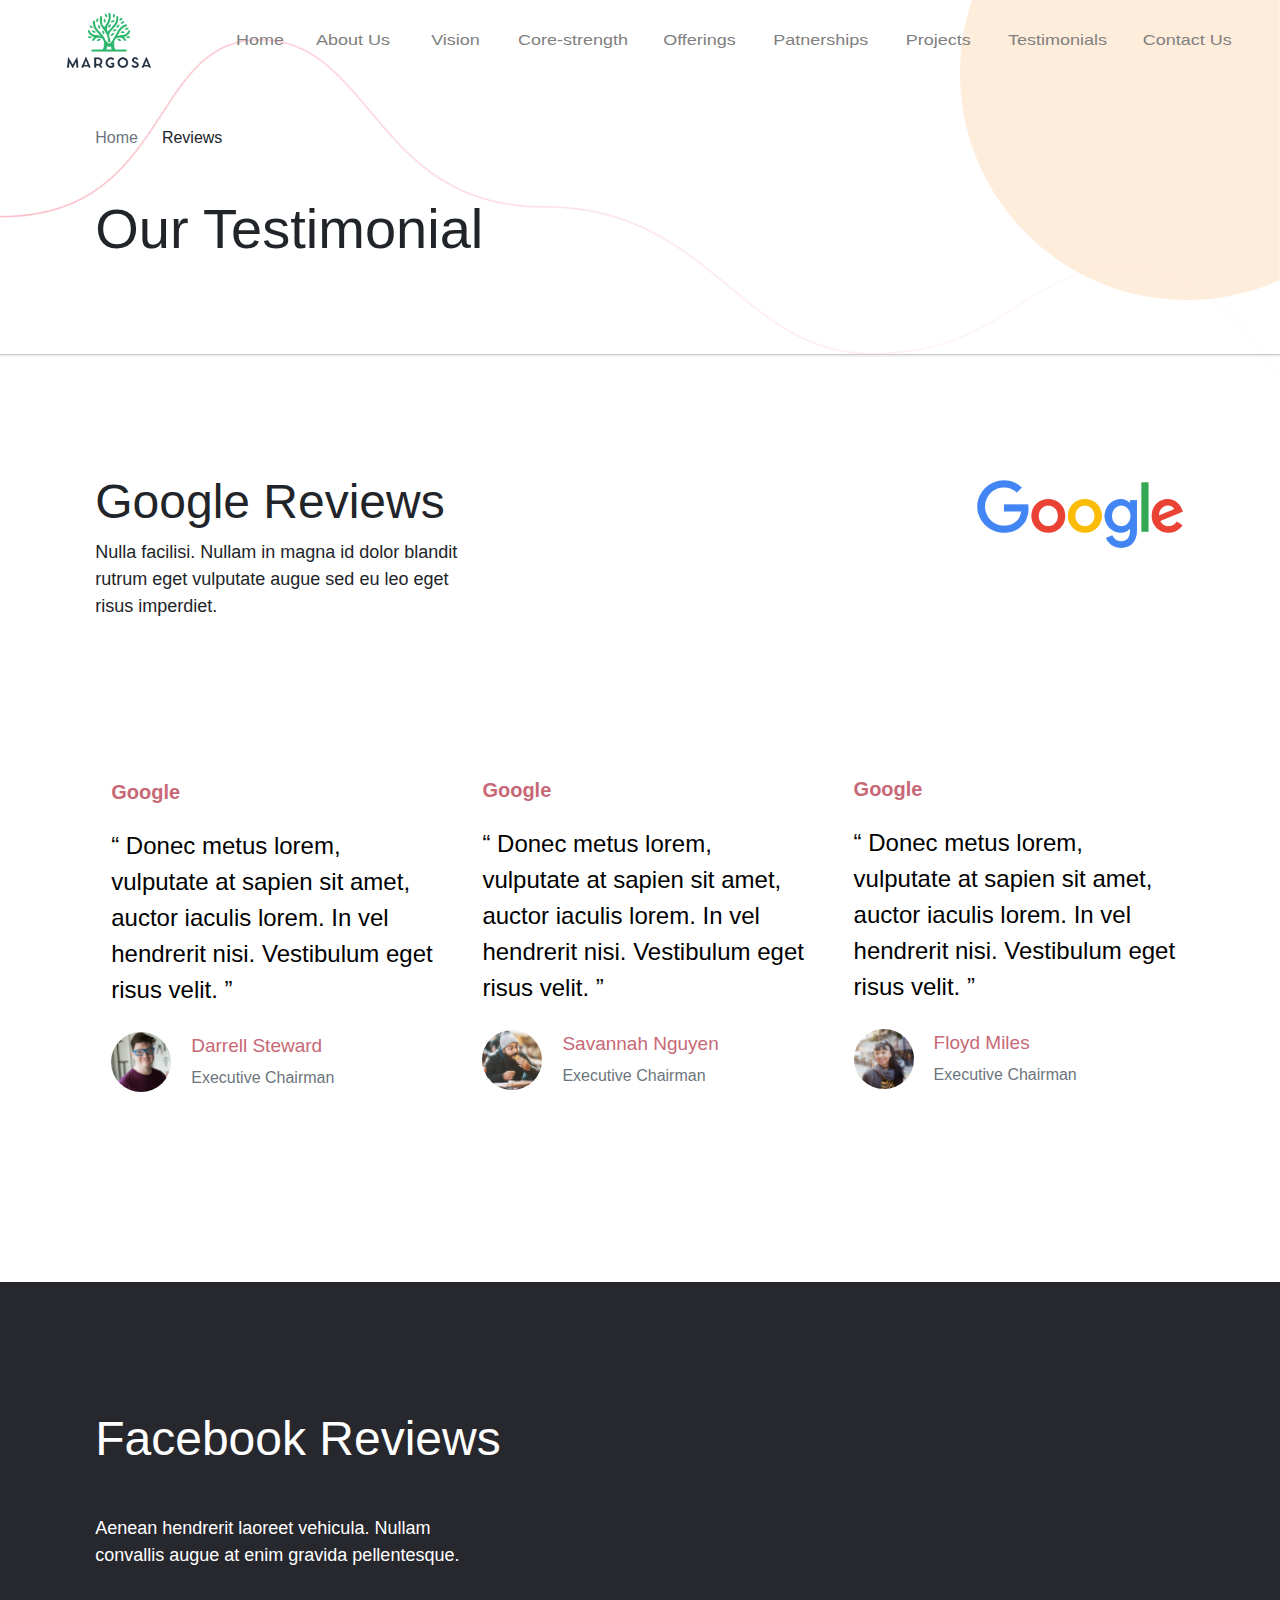
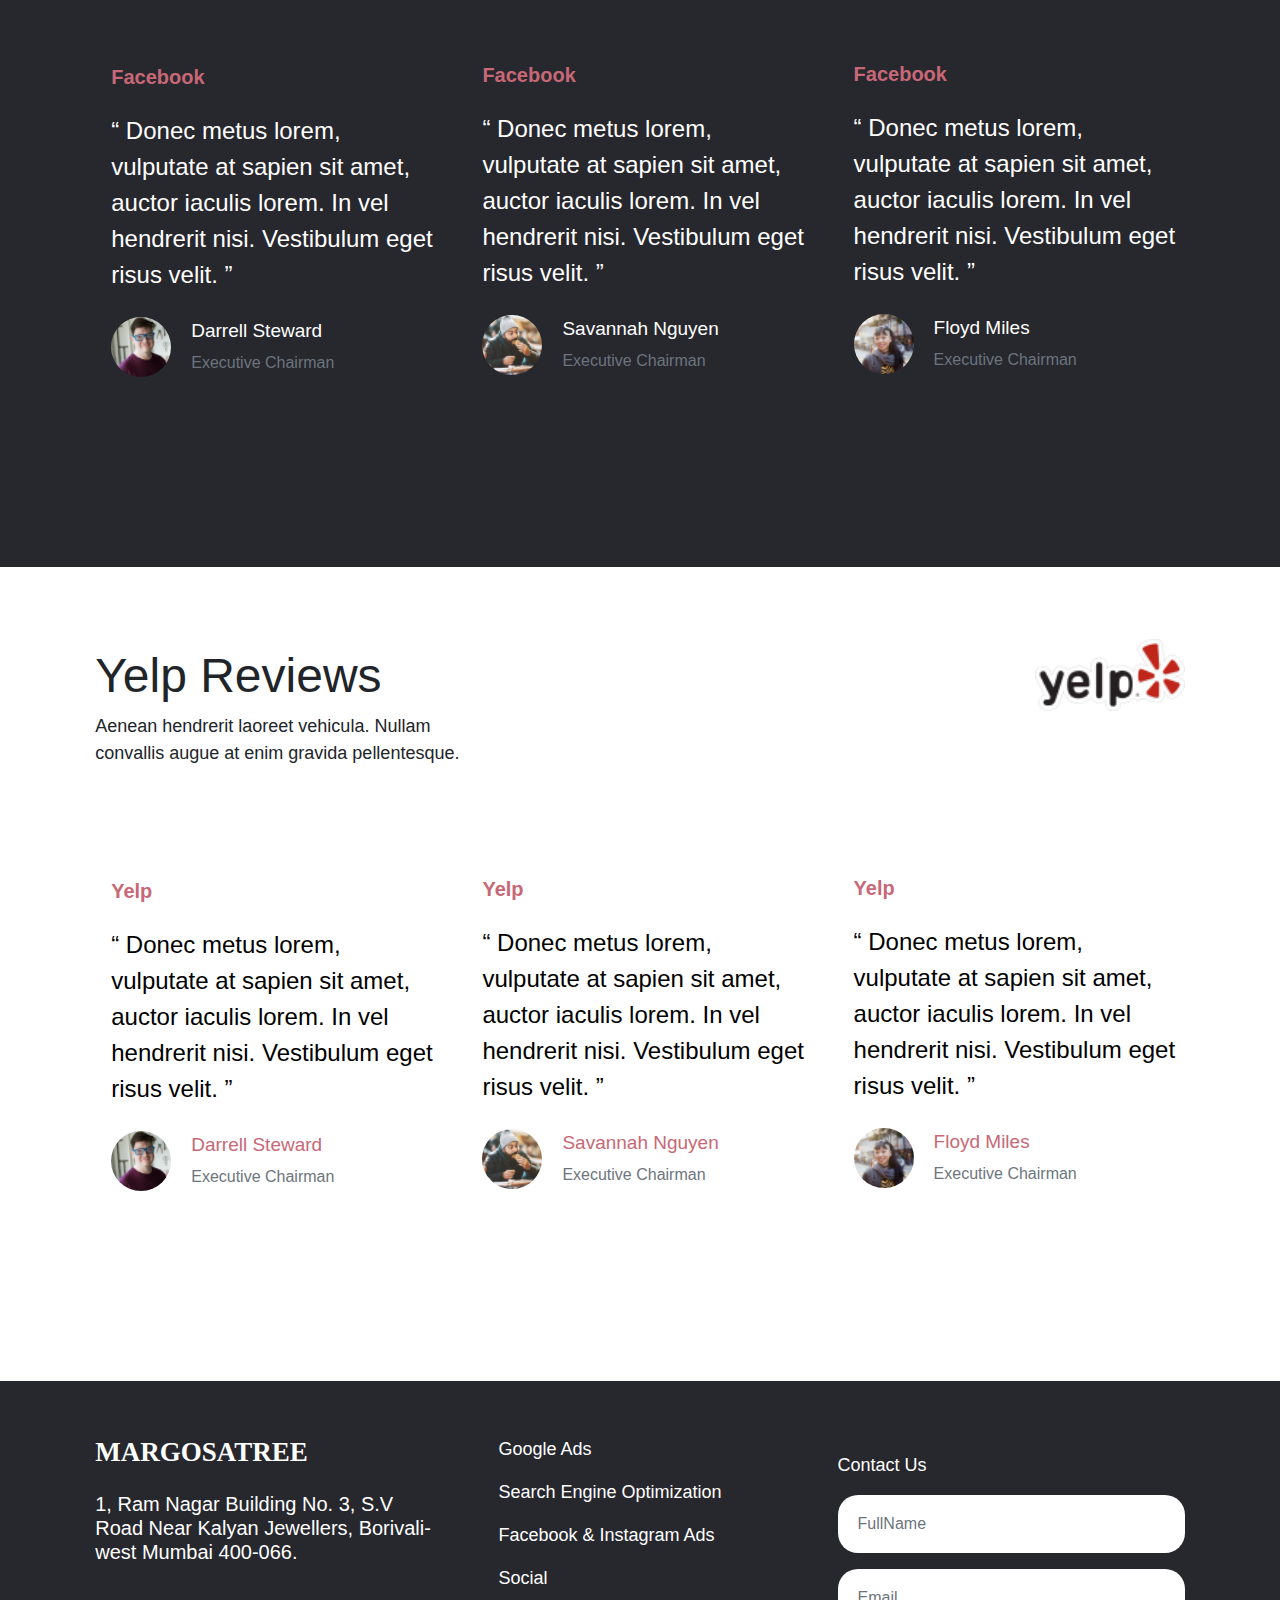
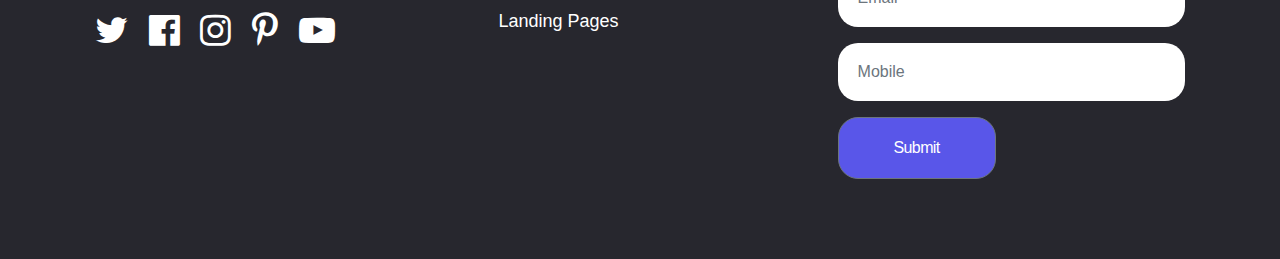
<file: testimonials.html>
<!DOCTYPE html>
<html lang="en">

<head>
    <meta charset="UTF-8">
    <meta http-equiv="X-UA-Compatible" content="IE=edge">
    <meta name="viewport" content="width=device-width, initial-scale=1.0">
    <title>MARGOSATREE</title>
    <link rel="stylesheet" href="./library/css/bootstrap.min.css">
    <link rel="stylesheet" href="https://cdnjs.cloudflare.com/ajax/libs/font-awesome/4.7.0/css/font-awesome.min.css">
    <link rel="stylesheet" href="./css/about.css">
    <link rel="stylesheet" href="./css/testimonials.css">
    <link rel="stylesheet" href="./css/style.css">
</head>

<body>

    <div class="d-flex position-absolute justify-content-end  bd-highlight  w-100">
        <img src="./assets/images/navbar-image/bubble-17.png" class="img-fluid project-bub-one" alt="...">
    </div>
    <!-- header start -->
    <header class="header">
        <div class="header-inner">
            <nav class="navbar navbar-expand-xl">
                <div class="container-fluid">
                    <a href="#" class="navbar-brand">
                        <img class="logo" src="./assets/images/brand-name/MargosaLogo.png" height="55" alt="...">
                    </a>
                    <a class="btn navbar-toggler" data-bs-toggle="offcanvas" href="#offcanvasExample" role="button"
                        aria-controls="offcanvasExample">
                        <span class="navbar-toggler-icon"></span>
                    </a>
                    <div class="offcanvas offcanvas-start" tabindex="-1" id="offcanvasExample"
                        aria-labelledby="offcanvasExampleLabel" style="width: 80%;">
                        <div class="offcanvas-header">
                            <a href="#" class="navbar-brand">
                                <img class="logo" src="./assets/images/brand-name/MargosaLogo.png" height="55"
                                    alt="...">
                            </a>
                            <button type="button" class="btn-close text-reset" data-bs-dismiss="offcanvas"
                                aria-label="Close">
                            </button>
                        </div>
                        <hr class="line d-xl-none" />
                        <div class="d-xl-none sm-navlinks offcanvas-body">
                            <ul class="list-group  navlinks list-group-flush ms-5">
                                <li class="list-group-item">
                                    <a class="nav-link active" href="#">Home</a>
                                </li>
                                <li class="list-group-item">About Us</li>
                                <li class="list-group-item ">Vision</li>
                                <li class="list-group-item">Patnerships</li>
                                <li class="list-group-item">Projects</li>
                                <li class="list-group-item">Testimonials</li>
                                <li class="list-group-item">Contact Us</li>
                            </ul>
                        </div>
                    </div>
                    <div class="d-flex justify-content-center d-none d-xl-block">
                        <ul class="navbar-nav">
                            <li class="nav-item navlinks">
                                <a class="nav-link" href="/index.html">Home</a>
                            </li>
                            <li class="nav-item navlinks">
                                <a class="nav-link me-2" href="/about.html">About Us</a>
                            </li>
                            <li class="nav-item navlinks">
                                <a class="nav-link me-2" href="/version.html">Vision</a>
                            </li>
                            <li class="nav-item navlinks">
                                <a class="nav-link me-2" href="/corestrength.html">Core-strength</a>
                            </li>
                            <li class="nav-item navlinks">
                                <a class="nav-link me-2" href="/offerings.html">Offerings</a>
                            </li>
                            <li class="nav-item navlinks">
                                <a class="nav-link me-2" href="/paternship.html">Patnerships</a>
                            </li>
                            <li class="nav-item navlinks">
                                <a class="nav-link me-2" href="/project.html">Projects</a>
                            </li>
                            <li class="nav-item navlinks">
                                <a class="nav-link me-2" href="/testimonials.html">Testimonials</a>
                            </li>
                            <li class="nav-item navlinks">
                                <a class="nav-link me-2" href="/contact.html">Contact Us</a>
                            </li>
                        </ul>
                    </div>
            </nav>
    </header>
    <!-- header end -->

    <!-- testimonials banner start -->
    <div class="test-line-one">
        <img src="./assets/process/line-4.png" class="img-fluid" alt="...">
    </div>
    <section class="test-ban">
        <div class="container-fluid about-con">
            <div class="d-flex">
                <h6 class="card-title text-secondary">Home</h6>
                <h6 class="card-title text-dark ms-4">Reviews</h6>
            </div>
            <div class="sof-heading mt-5">
                <h1 class="display-4 font-weight software-title">Our Testimonial</h1>
            </div>
        </div>
        <hr class="line" />
    </section>

    <!-- Google Reviews section start -->
    <section class="google-reviews">
        <div class="container-fluid about-con">
            <div class="row">
                <div class="col-lg-6">
                    <div class="sof-heading" style="margin-top: 5rem;">
                        <h2 class="display-5 font-weight software-title">Google Reviews</h2>
                    </div>
                    <p class="test-ban-text">Nulla facilisi. Nullam in magna id dolor blandit rutrum eget vulputate
                        augue sed eu leo eget risus imperdiet.</p>
                </div>
                <div class="col-lg-6 google">
                    <img src="./assets/banner-images/google.png" class="img-fluid" alt="...">
                </div>
            </div>
        </div>
    </section>

    <!-- Google card  section start-->
    <section class="testimonial" style="margin-top: 8rem;">
        <div class="container-fluid design-container">
            <div class="row" style="padding-bottom: 10rem;">
                <div class="col-lg-4">
                    <div class="card mt-3 border-0">
                        <h5 class="card-title ps-3" style="font-weight: 700;">Google</h5>
                        <div class="card-body">
                            <div class="text">
                                <p class="card-text" style="font-size: 24px; font-weight: 400;">“ Donec metus lorem,
                                    vulputate at sapien sit amet, auctor iaculis lorem. In vel hendrerit nisi.
                                    Vestibulum eget risus velit. ”</p>
                            </div>
                            <div class="d-flex mt-4">
                                <img src="./assets/tesimonial-icon/testimonial-1.png"
                                    class="img-fluid rounded-circle te-one" alt="...">
                                <div class="cr">
                                    <h5 class="card-title"
                                        style="font-weight: 400; font-size: 19px; margin-top: 3px; margin-left: 20px;">
                                        Darrell Steward</h5>
                                    <p class="text-secondary" style="margin-left: 20px; font-weight: 500;">Executive
                                        Chairman</p>
                                </div>
                            </div>
                        </div>
                    </div>
                </div>

                <div class="col-lg-4">
                    <div class="card border-0" style="margin-top: 10px;">
                        <h5 class="card-title ps-3 mt-1" style="font-weight: 700;">Google</h5>
                        <div class="card-body">
                            <div class="text">
                                <p class="card-text" style="font-size: 24px; font-weight: 400;">“ Donec metus lorem,
                                    vulputate at sapien sit amet, auctor iaculis lorem. In vel hendrerit nisi.
                                    Vestibulum eget risus velit. ”</p>
                            </div>
                            <div class="d-flex mt-4">
                                <img src="./assets/tesimonial-icon/testimonial-2.png"
                                    class="img-fluid rounded-circle te-one" alt="...">
                                <div class="cr">
                                    <h5 class="card-title"
                                        style="font-weight: 400; font-size: 19px; margin-top: 3px; margin-left: 20px;">
                                        Savannah Nguyen</h5>
                                    <p class="text-secondary" style="margin-left: 20px; font-weight: 500;">Executive
                                        Chairman</p>
                                </div>
                            </div>
                        </div>
                    </div>
                </div>
                <div class="col-lg-4">
                    <div class="card border-0" style="margin-top: 9px;">
                        <h5 class="card-title ps-3 mt-1" style="font-weight: 700;">Google</h5>
                        <div class="card-body">
                            <div class="text">
                                <p class="card-text" style="font-size: 24px; font-weight: 400;">“ Donec metus lorem,
                                    vulputate at sapien sit amet, auctor iaculis lorem. In vel hendrerit nisi.
                                    Vestibulum eget risus velit. ”</p>
                            </div>
                            <div class="d-flex mt-4">
                                <img src="./assets/tesimonial-icon/testimonial-3.png"
                                    class="img-fluid rounded-circle te-one" alt="...">
                                <div class="cr">
                                    <h5 class="card-title"
                                        style="font-weight: 400; font-size: 19px; margin-top: 3px; margin-left: 20px;">
                                        Floyd Miles</h5>
                                    <p class="text-secondary" style="margin-left: 20px; font-weight: 500;">Executive
                                        Chairman</p>
                                </div>
                            </div>
                        </div>
                    </div>
                </div>
            </div>
        </div>
    </section>

    <!-- fecbook section -->
    <section class="fb-section">
        <div class="container-fluid about-con" style="padding-top: 3rem;">
            <div class="sof-heading" style="margin-top: 5rem;">
                <h2 class="display-5 font-weight software-title text-white">Facebook Reviews</h2>
            </div>
            <p class="test-ban-text fb-text mt-5 text-white">Aenean hendrerit laoreet vehicula. Nullam convallis augue at enim gravida pellentesque.</p>
            <div class="row" style="padding-bottom: 10rem; margin-top: 5rem;">
                <div class="col-lg-4">
                    <div class="card mt-3 border-0 bg-transparent">
                        <h5 class="card-title ps-3" style="font-weight: 700;">Facebook</h5>
                        <div class="card-body">
                            <div class="text">
                                <p class="card-text text-white" style="font-size: 24px; font-weight: 400;">“ Donec metus lorem,
                                    vulputate at sapien sit amet, auctor iaculis lorem. In vel hendrerit nisi.
                                    Vestibulum eget risus velit. ”</p>
                            </div>
                            <div class="d-flex mt-4">
                                <img src="./assets/tesimonial-icon/testimonial-1.png"
                                    class="img-fluid rounded-circle te-one" alt="...">
                                <div class="cr">
                                    <h5 class="card-title text-white"
                                        style="font-weight: 400; font-size: 19px; margin-top: 3px; margin-left: 20px;">
                                        Darrell Steward</h5>
                                    <p class="text-secondary" style="margin-left: 20px; font-weight: 500;">Executive
                                        Chairman</p>
                                </div>
                            </div>
                        </div>
                    </div>
                </div>

                <div class="col-lg-4">
                    <div class="card border-0 bg-transparent" style="margin-top: 10px;">
                        <h5 class="card-title ps-3 mt-1" style="font-weight: 700;">Facebook</h5>
                        <div class="card-body">
                            <div class="text">
                                <p class="card-text text-white" style="font-size: 24px; font-weight: 400;">“ Donec metus lorem,
                                    vulputate at sapien sit amet, auctor iaculis lorem. In vel hendrerit nisi.
                                    Vestibulum eget risus velit. ”</p>
                            </div>
                            <div class="d-flex mt-4">
                                <img src="./assets/tesimonial-icon/testimonial-2.png"
                                    class="img-fluid rounded-circle te-one" alt="...">
                                <div class="cr">
                                    <h5 class="card-title text-white"
                                        style="font-weight: 400; font-size: 19px; margin-top: 3px; margin-left: 20px;">
                                        Savannah Nguyen</h5>
                                    <p class="text-secondary" style="margin-left: 20px; font-weight: 500;">Executive
                                        Chairman</p>
                                </div>
                            </div>
                        </div>
                    </div>
                </div>
                <div class="col-lg-4">
                    <div class="card border-0 bg-transparent" style="margin-top: 9px;">
                        <h5 class="card-title ps-3 mt-1" style="font-weight: 700;">Facebook</h5>
                        <div class="card-body">
                            <div class="text">
                                <p class="card-text text-white" style="font-size: 24px; font-weight: 400;">“ Donec metus lorem,
                                    vulputate at sapien sit amet, auctor iaculis lorem. In vel hendrerit nisi.
                                    Vestibulum eget risus velit. ”</p>
                            </div>
                            <div class="d-flex mt-4">
                                <img src="./assets/tesimonial-icon/testimonial-3.png"
                                    class="img-fluid rounded-circle te-one" alt="...">
                                <div class="cr">
                                    <h5 class="card-title text-white"
                                        style="font-weight: 400; font-size: 19px; margin-top: 3px; margin-left: 20px;">
                                        Floyd Miles</h5>
                                    <p class="text-secondary" style="margin-left: 20px; font-weight: 500;">Executive
                                        Chairman</p>
                                </div>
                            </div>
                        </div>
                    </div>
                </div>
            </div>
        </div>
    </section>

    <section class="google-reviews">
        <div class="container-fluid about-con">
            <div class="row">
                <div class="col-lg-6">
                    <div class="sof-heading" style="margin-top: 5rem;">
                        <h2 class="display-5 font-weight software-title">Yelp Reviews</h2>
                    </div>
                    <p class="test-ban-text">Aenean hendrerit laoreet vehicula. Nullam convallis augue at enim gravida pellentesque.</p>
                </div>
                <div class="col-lg-6 yelp">
                    <img src="./assets/startup-icon/yelp-2.png" class="img-fluid" alt="...">
                </div>
            </div>
            <div class="row" style="margin-top: 5rem; padding-bottom: 10rem;">
                <div class="col-lg-4">
                    <div class="card mt-3 border-0">
                        <h5 class="card-title ps-3" style="font-weight: 700;">Yelp</h5>
                        <div class="card-body">
                            <div class="text">
                                <p class="card-text" style="font-size: 24px; font-weight: 400;">“ Donec metus lorem,
                                    vulputate at sapien sit amet, auctor iaculis lorem. In vel hendrerit nisi.
                                    Vestibulum eget risus velit. ”</p>
                            </div>
                            <div class="d-flex mt-4">
                                <img src="./assets/tesimonial-icon/testimonial-1.png"
                                    class="img-fluid rounded-circle te-one" alt="...">
                                <div class="cr">
                                    <h5 class="card-title"
                                        style="font-weight: 400; font-size: 19px; margin-top: 3px; margin-left: 20px;">
                                        Darrell Steward</h5>
                                    <p class="text-secondary" style="margin-left: 20px; font-weight: 500;">Executive
                                        Chairman</p>
                                </div>
                            </div>
                        </div>
                    </div>
                </div>

                <div class="col-lg-4">
                    <div class="card border-0" style="margin-top: 10px;">
                        <h5 class="card-title ps-3 mt-1" style="font-weight: 700;">Yelp</h5>
                        <div class="card-body">
                            <div class="text">
                                <p class="card-text" style="font-size: 24px; font-weight: 400;">“ Donec metus lorem,
                                    vulputate at sapien sit amet, auctor iaculis lorem. In vel hendrerit nisi.
                                    Vestibulum eget risus velit. ”</p>
                            </div>
                            <div class="d-flex mt-4">
                                <img src="./assets/tesimonial-icon/testimonial-2.png"
                                    class="img-fluid rounded-circle te-one" alt="...">
                                <div class="cr">
                                    <h5 class="card-title"
                                        style="font-weight: 400; font-size: 19px; margin-top: 3px; margin-left: 20px;">
                                        Savannah Nguyen</h5>
                                    <p class="text-secondary" style="margin-left: 20px; font-weight: 500;">Executive
                                        Chairman</p>
                                </div>
                            </div>
                        </div>
                    </div>
                </div>
                <div class="col-lg-4">
                    <div class="card border-0" style="margin-top: 9px;">
                        <h5 class="card-title ps-3 mt-1" style="font-weight: 700;">Yelp</h5>
                        <div class="card-body">
                            <div class="text">
                                <p class="card-text" style="font-size: 24px; font-weight: 400;">“ Donec metus lorem,
                                    vulputate at sapien sit amet, auctor iaculis lorem. In vel hendrerit nisi.
                                    Vestibulum eget risus velit. ”</p>
                            </div>
                            <div class="d-flex mt-4">
                                <img src="./assets/tesimonial-icon/testimonial-3.png"
                                    class="img-fluid rounded-circle te-one" alt="...">
                                <div class="cr">
                                    <h5 class="card-title"
                                        style="font-weight: 400; font-size: 19px; margin-top: 3px; margin-left: 20px;">
                                        Floyd Miles</h5>
                                    <p class="text-secondary" style="margin-left: 20px; font-weight: 500;">Executive
                                        Chairman</p>
                                </div>
                            </div>
                        </div>
                    </div>
                </div>
            </div>
        </div>
    </section>

    <!-- footer start -->
    <footer class="footer">
        <div class="container-fluid about-con">
            <div class="row" style="padding-bottom: 5rem;">
                <div class="col-lg-4 text-white">
                    <h4 class="footer-brand-name">MARGOSATREE</h4>
                    <div class="footer-text mt-4">
                        <h5>1, Ram Nagar Building No. 3, S.V Road Near Kalyan Jewellers, Borivali-west Mumbai 400-066.
                        </h5>
                    </div>
                    <div class="footer-icon">
                        <i class="fa fa-twitter" aria-hidden="true"></i>
                        <i class="fa fa-facebook-official" aria-hidden="true"></i>
                        <i class="fa fa-instagram" aria-hidden="true"></i>
                        <i class="fa fa-pinterest-p" aria-hidden="true"></i>
                        <i class="fa fa-youtube-play" aria-hidden="true"></i>
                    </div>
                </div>
                <div class="col-lg-4">
                    <ul class="footer-link">
                        <li class="list-group-item border-0">
                            <a class="footer-text">Google Ads</a>
                        </li>
                        <li class="mt-3 list-group-item border-0">
                            <a class="footer-text" href="#">Search Engine Optimization</a>
                        </li>
                        <li class="mt-3 list-group-item border-0">
                            <a class="footer-text" href="#">Facebook & Instagram Ads</a>
                        </li>
                        <li class="mt-3 list-group-item border-0">
                            <a class="footer-text" href="#">Social</a>
                        </li>
                        <li class="mt-3 list-group-item border-0">
                            <a class="footer-text" href="#">Landing Pages</a>
                        </li>
                    </ul>
                </div>
                <div class="col-lg-4 mt-3    bg-transparent">
                    <a class="footer-text"style="font: size 25px;px;">Contact Us</a>
                    <div class="text-white">
                        
                        <div class="input-filed mt-3">
                            <input type="text" class="form-control border-0" id="exampleFormControlInput1"
                                placeholder="FullName">
                        </div> 
                        <div class="input-filed mt-3">
                            <input type="text" class="form-control border-0" id="exampleFormControlInput1"
                                placeholder="Email">
                        </div> 
                        <div class="input-filed mt-3">
                            <input type="text" class="form-control border-0" id="exampleFormControlInput1"
                                placeholder="Mobile">
                        </div>
                        <button type="button" class="mt-3 btn btn-secondary footer-btn">Submit</button> 
                    </div>
                </div>
            </div>
        </div>
    </footer>


    
    <script src="https://code.jquery.com/jquery-3.3.1.slim.min.js"
        integrity="sha384-q8i/X+965DzO0rT7abK41JStQIAqVgRVzpbzo5smXKp4YfRvH+8abtTE1Pi6jizo"
        crossorigin="anonymous"></script>
    <script src="/index.js"></script>
    <script src="https://cdn.jsdelivr.net/npm/@popperjs/core@2.11.6/dist/umd/popper.min.js"
        integrity="sha384-oBqDVmMz9ATKxIep9tiCxS/Z9fNfEXiDAYTujMAeBAsjFuCZSmKbSSUnQlmh/jp3"
        crossorigin="anonymous"></script>
    <script src="https://cdn.jsdelivr.net/npm/bootstrap@5.2.3/dist/js/bootstrap.min.js"
        integrity="sha384-cuYeSxntonz0PPNlHhBs68uyIAVpIIOZZ5JqeqvYYIcEL727kskC66kF92t6Xl2V"
        crossorigin="anonymous"></script>
</body>

</html>
</file>
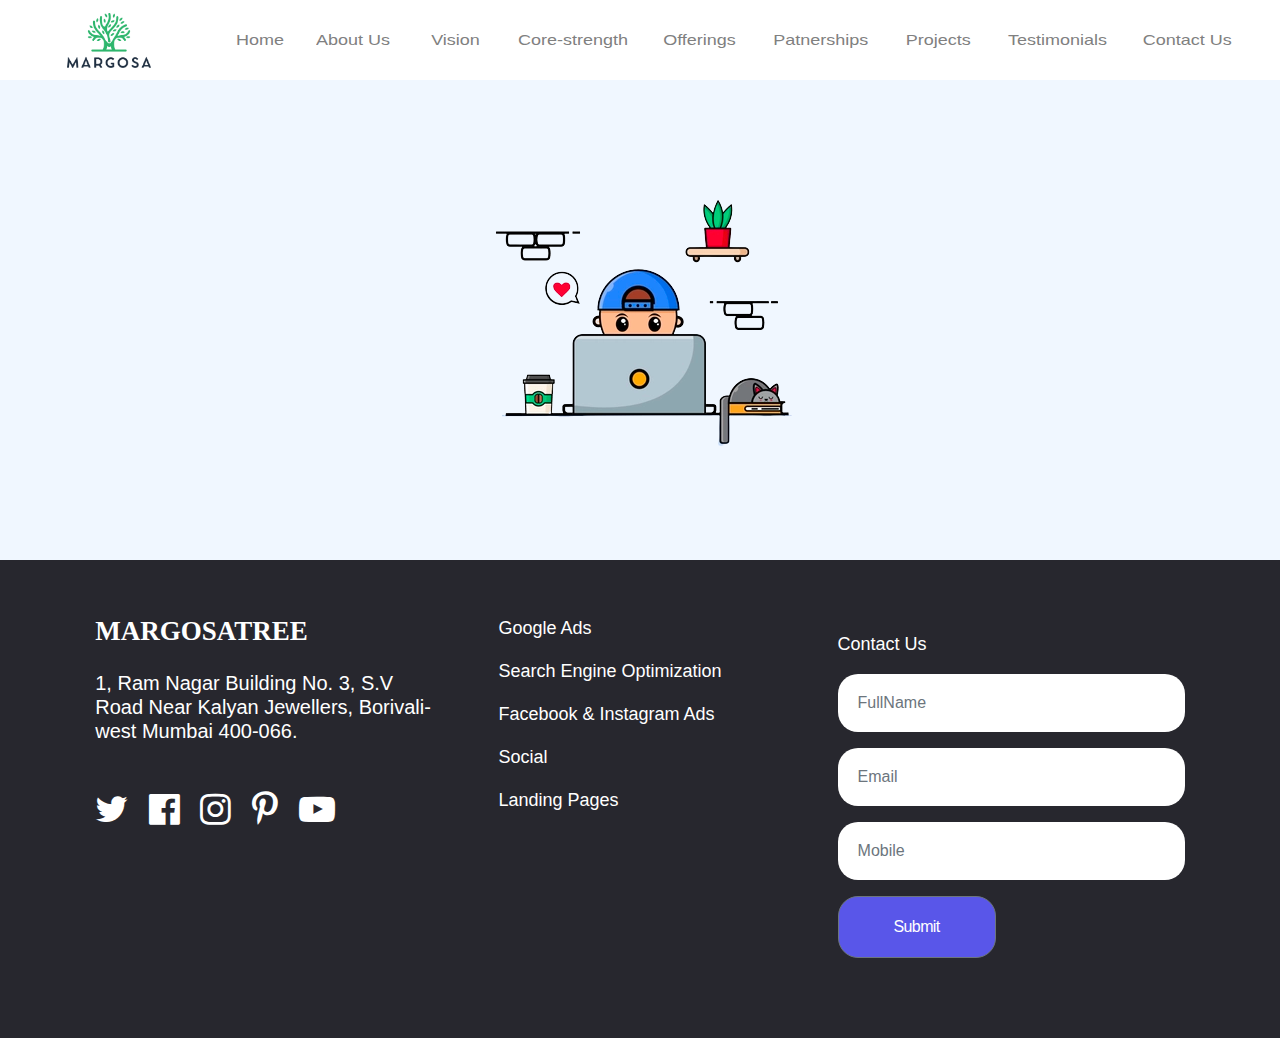
<file: version.html>
<!DOCTYPE html>
<html lang="en">

<head>
    <meta charset="UTF-8">
    <meta http-equiv="X-UA-Compatible" content="IE=edge">
    <meta name="viewport" content="width=device-width, initial-scale=1.0">
    <title>MargosaTree</title>
    <link rel="stylesheet" href="./library/css/bootstrap.min.css">
    <link rel="stylesheet" href="https://cdnjs.cloudflare.com/ajax/libs/font-awesome/4.7.0/css/font-awesome.min.css">
    <link rel="stylesheet" href="./css/version.css">
    <link rel="stylesheet" href="./css/about.css">
</head>

<body>
    <header class="header">
        <div class="header-inner">
            <nav class="navbar navbar-expand-xl">
                <div class="container-fluid">
                    <a href="#" class="navbar-brand">
                        <img class="logo" src="./assets/images/brand-name/MargosaLogo.png" height="55" alt="...">
                    </a>
                    <a class="btn navbar-toggler" data-bs-toggle="offcanvas" href="#offcanvasExample" role="button"
                        aria-controls="offcanvasExample">
                        <span class="navbar-toggler-icon"></span>
                    </a>
                    <div class="offcanvas offcanvas-start" tabindex="-1" id="offcanvasExample"
                        aria-labelledby="offcanvasExampleLabel" style="width: 80%;">
                        <div class="offcanvas-header">
                            <a href="#" class="navbar-brand">
                                <img class="logo" src="./assets/images/brand-name/MargosaLogo.png" height="55"
                                    alt="...">
                            </a>
                            <button type="button" class="btn-close text-reset" data-bs-dismiss="offcanvas"
                                aria-label="Close">
                            </button>
                        </div>
                        <hr class="line d-xl-none" />
                        <div class="d-xl-none sm-navlinks offcanvas-body">
                            <ul class="list-group  navlinks list-group-flush ms-5">
                                <li class="list-group-item">
                                    <a class="nav-link active" href="#">Home</a>
                                </li>
                                <li class="list-group-item">About Us</li>
                                <li class="list-group-item ">Vision</li>
                                <li class="list-group-item">Patnerships</li>
                                <li class="list-group-item">Projects</li>
                                <li class="list-group-item">Testimonials</li>
                                <li class="list-group-item">Contact Us</li>
                            </ul>
                        </div>
                    </div>
                    <div class="d-flex justify-content-center d-none d-xl-block">
                        <ul class="navbar-nav">
                            <li class="nav-item navlinks">
                                <a class="nav-link" href="/MargoSaTree/index.html">Home</a>
                            </li>
                            <li class="nav-item navlinks">
                                <a class="nav-link me-2" href="/MargoSaTree/about.html">About Us</a>
                            </li>
                            <li class="nav-item navlinks">
                                <a class="nav-link me-2" href="/MargoSaTree/version.html">Vision</a>
                            </li>
                            <li class="nav-item navlinks">
                                <a class="nav-link me-2" href="/MargoSaTree/corestrength.html">Core-strength</a>
                            </li>
                            <li class="nav-item navlinks">
                                <a class="nav-link me-2" href="/MargoSaTree/offerings.html">Offerings</a>
                            </li>
                            <li class="nav-item navlinks">
                                <a class="nav-link me-2" href="/MargoSaTree/paternship.html">Patnerships</a>
                            </li>
                            <li class="nav-item navlinks">
                                <a class="nav-link me-2" href="/MargoSaTree/project.html">Projects</a>
                            </li>
                            <li class="nav-item navlinks">
                                <a class="nav-link me-2" href="/MargoSaTree/testimonials.html">Testimonials</a>
                            </li>
                            <li class="nav-item navlinks">
                                <a class="nav-link me-2" href="/MargoSaTree/contact.html">Contact Us</a>
                            </li>
                        </ul>
                    </div>
            </nav>
    </header>

    <!-- header end -->
    <div class="coming-soon">
        <img src="./assets/banner-images/coming-soon.png" class="img-fluid" alt="...">
    </div>
    <!-- footer start -->
    <footer class="footer">
        <div class="container-fluid about-con">
            <div class="row" style="padding-bottom: 5rem;">
                <div class="col-lg-4 text-white">
                    <h4 class="footer-brand-name">MARGOSATREE</h4>
                    <div class="footer-text mt-4">
                        <h5>1, Ram Nagar Building No. 3, S.V Road Near Kalyan Jewellers, Borivali-west Mumbai 400-066.
                        </h5>
                    </div>
                    <div class="footer-icon">
                        <i class="fa fa-twitter" aria-hidden="true"></i>
                        <i class="fa fa-facebook-official" aria-hidden="true"></i>
                        <i class="fa fa-instagram" aria-hidden="true"></i>
                        <i class="fa fa-pinterest-p" aria-hidden="true"></i>
                        <i class="fa fa-youtube-play" aria-hidden="true"></i>
                    </div>
                </div>
                <div class="col-lg-4 text-white bg-transparent">
                    <ul class="footer-link">
                        <li class="list-group-item border-0">
                            <a class="footer-text">Google Ads</a>
                        </li>
                        <li class="mt-3 list-group-item border-0">
                            <a class="footer-text" href="/about.html">Search Engine Optimization</a>
                        </li>
                        <li class="mt-3 list-group-item border-0">
                            <a class="footer-text" href="#">Facebook & Instagram Ads</a>
                        </li>
                        <li class="mt-3 list-group-item border-0">
                            <a class="footer-text" href="#">Social</a>
                        </li>
                        <li class="mt-3 list-group-item border-0">
                            <a class="footer-text" href="#">Landing Pages</a>
                        </li>
                    </ul>
                </div>
                <div class="col-lg-4 mt-3    bg-transparent">
                    <a class="footer-text"style="font: size 25px;px;">Contact Us</a>
                    <div class="text-white">
                        
                        <div class="input-filed mt-3">
                            <input type="text" class="form-control border-0" id="exampleFormControlInput1"
                                placeholder="FullName">
                        </div> 
                        <div class="input-filed mt-3">
                            <input type="text" class="form-control border-0" id="exampleFormControlInput1"
                                placeholder="Email">
                        </div> 
                        <div class="input-filed mt-3">
                            <input type="text" class="form-control border-0" id="exampleFormControlInput1"
                                placeholder="Mobile">
                        </div>
                        <button type="button" class="mt-3 btn btn-secondary footer-btn">Submit</button> 
                    </div>
                </div>
            </div>
        </div>
    </footer>




    <script src="https://code.jquery.com/jquery-3.3.1.slim.min.js"
        integrity="sha384-q8i/X+965DzO0rT7abK41JStQIAqVgRVzpbzo5smXKp4YfRvH+8abtTE1Pi6jizo"
        crossorigin="anonymous"></script>
    <script src="/index.js"></script>
    <script src="https://cdn.jsdelivr.net/npm/@popperjs/core@2.11.6/dist/umd/popper.min.js"
        integrity="sha384-oBqDVmMz9ATKxIep9tiCxS/Z9fNfEXiDAYTujMAeBAsjFuCZSmKbSSUnQlmh/jp3"
        crossorigin="anonymous"></script>
    <script src="https://cdn.jsdelivr.net/npm/bootstrap@5.2.3/dist/js/bootstrap.min.js"
        integrity="sha384-cuYeSxntonz0PPNlHhBs68uyIAVpIIOZZ5JqeqvYYIcEL727kskC66kF92t6Xl2V"
        crossorigin="anonymous"></script>
</body>

</html>
</file>
<file: css/style.css>
* {
    margin: 0;
    padding: 0;
    box-sizing: border-box;
}

html {
    /* 1rem = 10px */
    overflow-x: hidden;
}

body {
    overflow-x: hidden;
    overflow-y: hidden;
}

:root {
    --btn-color: #5956e9;
    --text-size: 20px;
    --radius: 20px;
    --services-bg-color: #27272e;
    --title-color: #b94b4a;
    -about-us-title: #c76379;
    --textk-col: #89898d;
    --transition: all .3s ease-in-out;
    --shadow: #ECF2F6;
    --border-lighter: 1px solid #ecf2f6;
}

.sticky {
    position: fixed;
    top: 0;
    left: 0;
    width: 100%;
    padding-top: 0;
    padding-bottom: 0;
    box-shadow: 0 0 2rem rgba(0, 0, 0, 0.1);
}

.radius {
    border-radius: 20px;
}

.font-famaily {
    font-family: sans-serif;
    font-weight: 700;
}

.bub-one {
    position: relative; 
    top: 9rem;
    width: 10rem;
    height: 10rem;
}
.bubb-one{
    position: relative;
    width: 29rem;
    bottom: 3rem;
}
.bub-two {
    position: relative;
    z-index: -1;
    width: 343px;
    height: 29rem;
    bottom: 4rem;
}

.nav-banner {
    display: flex;
    justify-content: space-between;
    width: 100%;
}

.btn-circle {
    padding: 23px 55px;
    background-color: var(--btn-color);
    box-shadow: 0 44px 84px -24px var(--btn-color);
}

.navbar-brand {
    margin-left: 55px;
}

.navlinks {
    font-size: 15px;
    position: sticky;
    transform: scaleX(1.2);
    margin-right: 27px;
}

.navlinks a {
    color: gray;
  
}

.navlinks a:hover {
    color: var(--btn-color);
}

.navlinks a::after {
    content: "";
    position: absolute;
    background-color: var(--btn-color);
    height: 3px;
    width: 0%;
    left: 8px;
    bottom: 2px;
    transition: 1s;
}

.navlinks a:hover:after {
    width: 80%;
    background-color: var(--btn-color);
    color: var(--btn-color);
}

.text-size {
    font-size: var(--text-size);
    width: 80%;
}

.line {
    position: relative;
    bottom: 20px;
}

.sm-navlinks {
    position: relative;
    bottom: 32px;
}

.sm-navlinks ul li {
    padding-bottom: 10px;
}

.sm-navlinks ul li:hover {
    color: var(--btn-color);
}

/* banner-start */

.card-one {
    margin-left: 7rem;
    background: transparent;
}

.card-heading {
    margin-left: 6rem;
}

.banner {
    width: 100%;
    margin: auto;
    margin-top: 5rem;
    height: 36rem;
}

.banner-one {
    position: absolute;
    background: transparent;
    top: 16rem;
}

.bub-three {
    position: absolute;
    left: 143px;
    width: 7%;
    top: 162px;
}

.ban-heading {
    width: 100% !important;
    font-size: 57px;
    font-weight: 700;
    position: relative;
}

.heading-one {
    display: flex;
    justify-items: center;
}

.card-text {
    font-size: 21px;
    width: 106%;
}

.get-start-btn {
    padding: 23px 50px;
    box-shadow: 0 44px 84px -24px #5956e9;
    font-size: 20px;
    border-radius: 20px;
    background-color: var(--btn-color);
    margin-top: 35px;
}

.chat-icon {
    width: 21rem;
    position: relative;
    right: 7rem;
    top: 2rem;
}

.laptop {
    margin-right: 9rem;
    z-index: -1;
}

.ch-img {
    height: 120px;
}

.chat {
    height: 20vh;
}

.hand {
    width: 25vw;
    margin-top: 16rem;
}

.bub-four {
    width: 10%;
    position: relative;
    top: 15rem;
}

/* service section start */
.card-m {
    width: 87%;
}
.service-section-s{
    margin-top: 20px;
    background-color: var(--services-bg-color);
    padding-top: 8rem;
    padding-bottom: 10rem;
}
.serv-card-text {
    width: 100%;
}

.service-section {
    background-color: var(--services-bg-color);
}

.title-color {
    color: var(--title-color);
}

.service-heading {
    font-size: 60px;
    width: 50%;
    font-weight: 500;
}

.text {
    color: var(--textk-col);
}

.text-one {
    width: 42%;
}

/* services card icons */
.icon-one {
    width: 25%;
    margin-left: 16px;
    padding-bottom: 30px;
}

.icon-two {
    width: 20%;
    margin-left: 16px;
    padding-bottom: 30px;
}

.icon-three {
    width: 20%;
    margin-left: 16px;
    padding-bottom: 30px;
}

.card-color {
    padding: 50px 55px 40px;
    border-radius: 30px;
    margin-bottom: 10px;
    position: relative;
    z-index: 1;
    transition: var(--transition);
    background-color: rgb(43, 43, 49);
}

.services-card {
    padding-top: 50px;
    padding-left: 42px;
    border-radius: 30px;
    background-color: transparent;
    border: 0;
}

.services-card:hover {
    transition: 1s;
    background-color: rgb(43, 43, 49);
}

.find-more {
    margin-left: 50px;
}

.list {
    display: flex;
    height: 30px;
}

.link {
    cursor: pointer;
    position: relative;
    text-decoration: none;
    font-size: 18px;
    font-weight: 500;
    color: white;
    right: 0px;
}

.link:hover {
    transition: 1s;
    padding-left: 49px;
    color: #f9b7c2;
}

.link::after {
    content: "";
    position: absolute;
    width: 0%;
    left: 0;
    height: 3px;
    background-color: #ebf1f5;
    transition: width 0.5s ease-out;
    top: 12px;
}

.link:hover.link::after {
    width: 20%;
}

/* about us start */

.about-us {
    color: #c76379;
}

.about-us-text {
    width: 90%;
    font-family: Inter, sans-serif;
    font-size: 16px;
}

.about-us-form {
    width: 65%;
    margin-left: 11rem;
}

.name {
    padding: 18px;
    width: 100%;
    border-radius: 15px;
    font-size: 18px;
}

.input-filed {
    margin-top: 35px;
}

.Get-Free-Quote {
    margin-top: 60px;
    background-color: #5956e9;
    border-radius: var(--radius);
}

.input input:hover {
    box-shadow: 20px 20px 50px var(--shadow);
}


/* our project start */
.card-radius {
    border-top-left-radius: 24px;
    border-top-right-radius: 24px;
    margin-top: 1rem;
}

.img-holder {
    overflow: hidden;
    border-top-left-radius: 24px;
    border-top-right-radius: 24px;
}

.img-holder img {
    transition: all 1.5s ease;
}

.img-holder:hover img {
    transform: scale(1.3);
}

.project-heading {
    width: 33%;
}


.project-title {
    text-decoration: none;
    font-size: 27px;
    color: black;
    font-weight: 400;
}

/* p mean info in text format */

.project-p {
    font-size: 18px;
    color: black;
}

/* card image effect  */
.inner {
    overflow: hidden;
}

.inner img {
    transition: all 1.5s ease;
}

.inner:hover img {
    transform: scale(1.2);
}

/* start design-section  */
.design-section {
    background-color: #27272e;
    padding-top: 8rem;
}

.design-text {
    width: 43%;
    margin: auto;
    text-align: center;
}

.design-text p {
    font-size: 20px;
    color: #949189;
}

.year {
    width: 100%;
    border-radius: 24px;
    padding: 40px;
    padding-top: 63px;
    padding-bottom: 55px;
    background-color: rgb(43, 43, 49);
}

.projects-deliverd {
    width: 100%;
    border-radius: 24px;
    padding: 40px;
    padding-top: 63px;
    padding-bottom: 55px;
}

.projects-deliverd:hover {
    transition: 1s;
    background-color: rgb(43, 43, 49);
}

.design-container {
    width: 87%;
}

.desing {
    padding-bottom: 11rem;
}

/* Testimonial start */
.testimonial-text {
    width: 48%;
}

.testimonial-text p {
    font-size: 19px;
    color: black;
}

.text {
    width: 97%;
    color: black;
}

.te-one {
    width: 60px;
    height: 60px;
}

/* testimonial icon */

.tesi-icon {
    width: 105px;
    height: auto;
    margin-left: 15px;
}

.tesi-ico-two {
    width: 10%;
    margin-left: 15px;
}

/* end */
.service-card-bg-color{
    background-color: var(--services-bg-color);
}


/* resposive  */
@media (max-width: 576px) {
    .card-one {
        position: relative;
        bottom: 10rem;
    }

    .service-section {
        margin-bottom: -2rem !important;
    }
    .about-us-form {
        width: 100%;
    }

    .hand{
        position: relative !important;
        bottom: 27rem !important;
    }
}


@media (max-width: 767.98px) {
    .banner-revers {
        display: flex;
        flex-direction: column-reverse;
    }

    .laptop {
        margin-top: 20px;

    }

    .about-us-form {
        width: 100%;
    }

    .card-one {
        position: relative;
        top: 21rem;
    }

    .bub-two {
        position: relative;
        width: 136px;
        height: 12rem;
        bottom: 5rem;
    }

    .hand {
        width: 40vw;
        position: relative;
        bottom: 20rem;
    }

    .about-us-form {
        width: 100%;
        margin-left: 0;
    }


    .design-container {
        width: 100%;
    }

    .design-text {
        width: 100%;
    }

    .testimonial-text {
        width: 100%;
    }

    .card-m {
        width: 100%;
        margin-top: 22rem;
    }
    .card-o{
        margin-top: 5rem;
    }

}

@media (max-width: 991.98px) {
    .nav-banner {
        width: 100%;
    }

    .banner {
        width: 100%;
        margin: auto;
        margin-top: 0rem;
    }

    .service-section {
        margin-top: 11rem;
    }

    .laptop {
        margin-right: 0rem;
        z-index: -1;
    }

    .hand {
        width: 40vw;
        margin-top: 45rem;
    }

    .get-start-btn {
        padding: 20px 35px;
        font-size: 16px;
    }

    .service-heading {
        font-size: 60px;
        width: 100%;
        font-weight: 500;
    }

    .text-one {
        width: 100%;
    }

    .card-m {
        width: 100%;
    }
    .project-heading {
        width: 100%;
    }

    /* about us start */
    .about-us-form {
        width: 100%;
        margin: auto;
    }
    .service-section-s {
        margin-top: 25rem;
        background-color: var(--services-bg-color);
        padding-top: 8rem;
        padding-bottom: 10rem;
    }
}

@media (max-width: 1200px) {
    .card-one {
        margin-left: 0;
        margin-top: 20px;
        width: 100%;
    }
}
</file>
<file: css/offering.css>
* {
    margin: 0;
    padding: 0;
    box-sizing: border-box;
    font-family: Inter, sans-serif;
}

:root {
    --textk-col: #89898d;
    --number-size: 60px;
    --box-radius: 24px;
    --card-bg-color: #ecf2f6;
}

html {
    overflow-x: hidden;
}

body {
    overflow-x: hidden;
}

.off-heading {
    margin-top: 7rem;
}

.off-line-one {
    position: absolute;
    top: 26rem;
    z-index: -1;
}

.off-ban-img {
    justify-content: center;
    align-items: center;
}

.off-img {
    transform: scale(1.5);
    position: relative;
    right: 3rem;
    bottom: 3rem;
    padding-top: 6rem;
    padding-bottom: 10px;
    z-index: 1;
}

.progress {
    background-color: #c8c8c8;
    position: relative;
    bottom: 5px;
}

/* experts-section start */
.experts-section {
    margin-top: 13rem;
}

.hr-line {
    position: relative;
    bottom: 22px;
    height: 2px;
    background: #c8c8c8;
}

.careers-btn {
    width: 240px;
    padding: 23px 55px;
    background-color: #5956e9;
    border-radius: 20px;
}

/* year start */
.card-one {
    padding: 60px 0px 60px;
    width: 85%;
    border-radius: var(--box-radius);
    border: 0;
}

.card-one-active-bg-color {
    background-color: var(--card-bg-color);
}

.bg-color {
    background-image: linear-gradient(to left, rgb(255, 0, 0, 0), rgb(236, 242, 246));
}

.bg-color:hover {
    background-image: linear-gradient(to left, rgb(236, 242, 246), rgb(236, 242, 246));
}

.year-card {
    position: relative;
    left: 55px;
    bottom: 5rem;
}

.year-icon-one {
    margin-bottom: 15px;
}

/* card-top-margin */
.card-top-m {
    margin-top: 35px;
}

.card-three {
    position: relative;
    left: 55px;
}

.year-title {
    font-size: 16px;
    color: var(--textk-col);
}

.year-text h1 {
    font-size: var(--number-size);
}

/* services start */
.service-section{
    margin-top: 16rem;
}
.service-width {
    width: 40%;
}

.icon-one {
    width: 25%;
    margin-left: 16px;
    padding-bottom: 30px;
}

.s-card {
    padding-left: 35px;
    padding-top: 3rem;
}

.serv-card-text {
    width: 90%;
}

.link a {
    text-decoration: none;
    padding-top: 10px;
}
.service-card-bg-color {
    background-image: linear-gradient(to top, rgb(255, 0, 0, 0), rgb(248, 248, 248));
    border-radius: var(--box-radius);
}
.icon-two{
    width: 18%;
    margin-left: 16px;
    padding-bottom: 30px;
}
.icon-three {
    width: 23%;
    margin-left: 16px;
    padding-bottom: 30px;
}
.icon-clock{
    width: 18%;
    margin-left: 16px;
    padding-bottom: 30px;   
}
.service-card-bg-color:hover {
    transition: 1s;
    background-image: linear-gradient(to bottom, rgb(255, 0, 0, 0), rgb(236, 242, 246));
    border-radius: var(--box-radius);
}

.service-card-bg-color:hover .s-link {
    transition: 0.5s;
    padding-left: 45px;
}

.our-valus-section{
margin-top: 7htrem;
}

/* responsive page */
@media (max-width: 575.98px) {}

@media (max-width: 991.98px) {
    .off-img {
        transform: scale(1.2);
        position: relative;
        right: 0rem;
        z-index: 1;
    }

    .year-on {
        position: relative;
        top: 0rem;
    }
    .service-width {
        width: 100%;
    }

    .card-one {
        padding: 60px 0px 60px;
        width: 100%;
        border-radius: var(--box-radius);
        border: 0;
        margin-top: 2rem;
    }

}

@media (max-width: 1199.98px) {
    .card-one {
        padding: 60px 0px 60px;
        width: 100%;
        border-radius: var(--box-radius);
        border: 0;
    }

    .year-card {
        position: relative;
        left: 0px;
        bottom: 0rem;
    }

    .card-three {
        position: relative;
        left: 0px;
    }
}
</file>
<file: css/about.css>
* {
    margin: 0;
    padding: 0;
    box-sizing: border-box;
    font-family: Inter, sans-serif;
}

html {
    /* 1rem = 10px */
    overflow-x: hidden;
}

body {
    overflow-x: hidden;
    overflow-y: hidden;
}

:root {
    --btn-color: #5956e9;
    --text-size: 20px;
    --radius: 20px;
    --title: #c86876;
    --textk-col: #89898d;
    --transition: all .3s ease-in-out;
    --shadow: #ECF2F6;
    --border-lighter: 1px solid #ecf2f6;
}

.font-famaily {
    font-family: sans-serif;
    font-weight: 700;
}

.bub-one {
    position: relative;
    z-index: -1;
    width: 20%;
    bottom: 5rem;
}

.nav-banner {
    display: flex;
    justify-content: space-between;
    width: 100%;
}

.btn-circle {
    padding: 23px 55px;
    background-color: var(--btn-color);
    box-shadow: 0 44px 84px -24px var(--btn-color);
}

.navbar-brand {
    margin-left: 55px;
}

.navlinks {
    font-size: 15px;
    position: sticky;
    transform: scaleX(1.2);
    margin-right: 27px;
}

.navlinks a {
    color: gray;
}

.navlinks a:hover {
    color: var(--btn-color);
}

.navlinks a::after {
    content: "";
    position: absolute;
    background-color: var(--btn-color);
    height: 3px;
    width: 0%;
    left: 8px;
    bottom: 2px;
    transition: 1s;
}

.navlinks a:hover:after {
    width: 80%;
    background-color: var(--btn-color);
    color: var(--btn-color);
}

.text-size {
    font-size: var(--text-size);
    width: 80%;
}

.sm-navlinks ul li:hover {
    color: var(--btn-color);
}

/* header end  */
.header {
    position: relative;
    width: 100%;
    min-height: 80px;
}

.header-inner {
    position: absolute;
    top: 0;
    left: 0;
    width: 100%;
    z-index: 89;
    background-color: transparent;
}

.navbar-scroll {
    background-color: #ffffff;
    position: fixed;
    z-index: 99;
    box-shadow: 0px 1px 10px rgba(0, 0, 0, 0.4);
    transition-duration: 0.6s;
}

/* banner start */
.banner {
    margin-top: 7rem;
}

.about-con {
    width: 87%;
}

.ban-heading {
    width: 110%;
    text-align: left;
}

.ban-text {
    font-size: 18px;
    width: 78%;
    margin-top: 2rem;
}

.font-weight {
    font-weight: 400;
}

.ban-img {
    transform: scale(1.4);
    position: relative;
    right: 3rem;
    top: 1rem;
    z-index: 1;
}

.line {
    z-index: -1;
    background-color: #c6c6c6;
    ;
    height: 3px;
    margin-top: 29px;
}

/* software-section start */

.software-section {
    margin-top: 10rem;
    padding-bottom: 7rem;
}

.card-title {
    color: var(--title);
}

.software-title {
    width: 100%;
    margin-top: 15px;
}

.soft-text p {
    width: 100%;
    font-size: 17px;
}

.mobile {
    width: 100%;
    height: 44rem;
}

.read-more {
    padding: 23px 55px;
    border-radius: 20px;
    background-color: #5956e9;
    margin-top: 30pxdiv;
}

.count-head {
    margin-top: 50px;
}

.soft-m-left {
    margin-left: 60px;
}

.count h1 {
    font-size: 56px;
    font-weight: 400;
    color: var(--title);
}

/* our-valus-section */
.our-valus-section {
    background-color: #27272e;
}

.our-position {
    padding: 9rem 0;
}

.our-heading {
    width: 45%;
    color: white;
}

.our-text {
    margin-top: 30px;
    font-size: 19px;
    width: 40%;
    color: #89898d;
}

.number {
    text-align: center;
    height: 80px;
    width: 80px;
    line-height: 80px;
    border-radius: 50%;
    background: linear-gradient(90deg, #565677 0%, rgba(39, 39, 46, 0) 70.31%);
    color: white;
    margin-bottom: 40px;
}

.title-number {
    font-size: 24px;
}

.num-text {
    font-size: 16px;
    font-weight: 400;
    color: #89898d;
}

.num-text:hover {
    color: white;
}

/* our team section */
.our-text {
    font-size: 18px;
    width: 100%;
}

/* process start */

.process-text {
    font-size: 18px;
    width: 47%;
}

.bg-img {
    background-image: url("/assets/process/line-4.png");
    object-fit: cover;
    background-repeat: no-repeat;
}

/* discover-text start */
.step-one-section{
    margin-top: 3rem;
}
.discover-text {
    width: 59%;
}
.bg-one{
    position: absolute;
}
.step-one-content{
position: relative;
bottom: 78px    
}
.step-on {
    padding-left: 55px;
}
/* step two start */
.step-two-c{
    padding-left: 18rem;
    width: 138%;
}
.bg-four{
    position: absolute; 
}
.bg-four img{
    position: relative;
    bottom: 7rem;
}

/* footer start */
.footer {
    background-color: #27272e;
    padding-top: 55px;
}

.footer-brand-name{
    font-family:bold;
    /* color: #fff; */
    font-size: 27px;
    text-decoration: none;
    font-weight: 800;
}

.footer-text{
    font-size: 18px;
    text-decoration: none;
    list-style: none;
    color: white;
}
.footer-text:hover{
    color: white;
}
.footer-icon{
width: 69%;
display: flex;
justify-content: space-between;
margin-top: 3rem;
}
.footer-icon i{
font-size: 36px; 
}
.input-filed{
    padding: 11px 8px;
    background-color: white;
    border-radius: 20px;
    display: flex;
    justify-content: start;
}

.footer-btn {
    background-color: #5956e9;
    border-radius: 20px;
    font-size: 16px;
    font-weight: 500;
    letter-spacing: -.04em;
    padding: 18px 55px;
    height: auto;
    text-align: center;
    transition: var(--transition);
    position: relative;
    z-index: 1;
}


/* responsive section start */
@media (max-width: 575.98px) {
    .soft-m-left {
        margin-left: 10px;
    }

    .step-on {
        padding-left: 0px;
    }
}

@media (max-width: 768px) {
    .bub-one img {
        width: 6rem !important;
        height: 10rem !important;
    }

    .discover-text {
        width: 100%;
        padding-left: 0;
    }
}

@media (max-width: 992px) {
    .bub-one img {
        width: 10rem;
        height: 15rem;
    }

    .ban-img {
        transform: scale(1.4);
        position: relative;
        right: 0rem;
        top: 1rem;
    }

    .process-text {
        font-size: 18px;
        width: 100%;
    }
    .footer-link{
        margin-left: -31px;
        margin-top: 35px;
    }
    .footer-conntact{
    margin-top: 20px;
    }
}

@media (max-width: 1200px) {
    .bub-one {
        width: 14rem;
        height: 20rem;
    }

    .count h1 {
        font-size: 40px;
        font-weight: 400;
        color: var(--title);
    }
    .discover-text {
        width: 100%;
    }
    .step-two-c{
        padding-left: 0;
        width: 100%;
    }
    .footer-icon{
        width: 100%;
        } 
}
</file>
<file: css/testimonials.css>
* {
    margin: 0;
    padding: 0;
    box-sizing: border-box;
    font-family: Inter, sans-serif;
}

:root {
    --btn-color: #5956e9;
    --textk-col: #89898d;
    --number-size: 60px;
    --box-radius: 24px;
    --card-bg-color: #ecf2f6;
    --fb-bg-setion: #27272e;

}

html {
    overflow-x: hidden;
}

body {
    overflow-x: hidden;
} 
.project-bub-one{
    position: relative;
    bottom: 20px;
    width: 320px;
    bottom: 6rem;
}
.test-ban{
    margin-top: 3rem;
}
.line{
    margin-top: 7rem;
}
.test-line-one{
    position: absolute;
    top: 39px;
}
.test-ban-text {
    width: 72%;
    font-size: 18px;
}
.google{
    display: flex;
    justify-content: end;
    align-items: center;
}

/* fb section  start*/
.fb-section{
background-color: var(--fb-bg-setion);
}
.fb-text{ 
   width: 35%;
}
.yelp{
    display: flex;
    justify-content: end;
    align-items: center;
}
.yelp img{
    width: 150px;
}

/* responsive */
@media (max-width: 768px) {
    .project-bub-one{
        width: 6rem !important;
        height: 10rem !important;
    }
}
@media (max-width:  991.98px) {
    .test-ban-text {
        width: 100%;
        font-size: 18px;
    }
    .google{
        display: flex;
        justify-content: center;
        align-items: center;
        margin-top: 2rem;
    }  
    .yelp{
        margin-top: 2rem;
        display: flex;
        justify-content: center;
        align-items: center;
    }  
}
</file>
<file: css/contact.css>
* {
    margin: 0;
    padding: 0;
    box-sizing: border-box;
    font-family: Inter, sans-serif;
}

:root {
    --btn-color: #5956e9;
    --textk-col: #89898d;
    --number-size: 60px;
    --box-radius: 24px;
    --card-bg-color: #ecf2f6;
    --fb-bg-setion: #27272e;
    --shadow: 1px solid #ecf2f6;
    --mobile: #c4939d;

}

html {
    overflow-x: hidden;
}

body {
    overflow-x: hidden;
} 
.now-card{
    width: 78%;
    margin-left: 3rem;
}
.crad-one{
    padding-top: 3rem;
    border-radius: var(--box-radius);
}
.input-filed-one{
    padding: 12px 20px;
    width: 82%;
    border-radius: var(--box-radius);
    margin: auto;
}

.input-filed-one:hover{
    border: 1px solid;
    box-shadow: 5px 10px var(--shadow);
}
.get-pricing{
    padding: 18px 20px;
    width: 82%;
    border-radius: 20px;
    margin: auto;
    margin-top: 3rem;
    background-color: var(--btn-color);
}
.mobile-number h1{
    color: var(--mobile);
}
.card-two{
    background-color: #27272e;
    margin: auto;
    border-radius: 14px;
    width: 72%;
    padding: 60px 50px;
    box-shadow: 0 9px 18px #00000040;
}
.card-t{
    margin-top: 5rem;
}


@media (max-width: 991.98px) {
    .card-t{
        margin-top: 2rem;
    }    
    .card-two{
        width: 100%;
        margin-top: 2rem;
    }
}
</file>
<file: css/core.css>
* {
    margin: 0;
    padding: 0;
    box-sizing: border-box;
    font-family: Inter, sans-serif;
}

html {
    /* 1rem = 10px */
    overflow-x: hidden;
}

body {
    overflow-x: hidden;
    overflow-y: hidden;
}
.ban-img-one{
    justify-content: center;
    align-items: center;
}

.line-one{
    position: absolute;
    top: 28rem;
    z-index: -1;
}
.core-bg-img{
    transform: scale(1.6);
    position: relative;
    right: 6rem;
    bottom: 6rem;
}

.loc-bg-line{
    margin-top: 45px;
}
.bg-line-five{
    display: flex;
    justify-content: end;
    position: absolute;
    width: 100%;
}
/* CORE STRENGTHS start */
.loc-img{
    border-radius: 40px;
}
.location-title{
    font-size: 25px;
    color: white;
    margin-top: 20px;
}
.location-content{
    margin-top: 55px;
}

/* footer start */
.footer{
    margin-top: 4rem;
}


/* responsive for all devices */

@media (max-width: 1199.98px) { 
    .ban-img-one{
        padding-top: 4rem;
        justify-content: center;
        align-items: center;
    }
    .core-bg-img{
        transform: scale(1.2);
        position: relative;
        right: 0rem;
        bottom: 4rem;
    }
    
 }
</file>
<file: css/patenership.css>
* {
    margin: 0;
    padding: 0;
    box-sizing: border-box;
    font-family: Inter, sans-serif;
}

:root {
    --textk-col: #89898d;
    --number-size: 60px;
    --box-radius: 24px;
    --card-bg-color: #ecf2f6;
    --services-bg-color: #27272e;
}

html {
    overflow-x: hidden;
}

body {
    overflow-x: hidden;
}

.brand{
margin-top: 7rem;
}
.ban-p-img {
    transform: scale(1.4);
    position: relative;
    right: 3rem;
    bottom: 2rem;
    z-index: 1;
}

/* brad start */
.brad-bg-img {
    background-color: var(--services-bg-color);
}

.brand-img {
    width: 15rem;
}

.footer {
    margin-top: 4rem;
    ;
}

/* responsive */
@media (max-width: 991.98px) {

    .ban-p-img {
        transform: scale(1.4);
        position: relative;
        right: 0rem;
        padding-top: 2rem;
        padding-bottom: 2rem;
        z-index: 1;
    }

}
</file>
<file: css/project.css>
* {
    margin: 0;
    padding: 0;
    box-sizing: border-box;
    font-family: Inter, sans-serif;
}

:root {
    --btn-color: #5956e9;
    --textk-col: #89898d;
    --number-size: 60px;
    --box-radius: 24px;
    --card-bg-color: #ecf2f6;

}

html {
    overflow-x: hidden;
}

body {
    overflow-x: hidden;
}
.project-ban-img{
    transform: scale(1.4);
    position: relative;
    right: 3rem;
    bottom: 2rem;
    z-index: 1;
}
.project-head {
    width: 50%;
}
.project-bub-one {
    position: relative;
    z-index: -1;
    width: 20%;
    bottom: 5rem;
}
.project-card-title {
    text-decoration: none;
    font-size: 23px;    
    color: black;
    font-weight: 400;
}
.card-fo{
   padding: 2rem; 
}
.project-btn{
    padding:18px 55px;
    border-radius: 18px;
    margin-top: 2rem;
    background-color: var(--btn-color);
}
.banner-project{
    margin-top: 6rem
}

.line{
    position: relative;
    bottom: 3rem;
}
.off-line-one{
    position: absolute;
}
.project-line-one {
    position: absolute;
    top: 18rem;
    z-index: -1;
}

.our-project{
    position: relative;
}

/* responsive */
@media (max-width: 768px) {
    .project-bub-one {
        width: 6rem !important;
        height: 10rem !important;
    }
}

@media (max-width: 991.98px) { 
    .project-ban-img{
      margin-top: 7rem;
      position: relative;
      right: 0rem;
      bottom: 2rem;
    }
    .progress{
        position: relative;
        top: 4rem;
    }

}
</file>
<file: css/version.css>
* {
    margin: 0;
    padding: 0;
    box-sizing: border-box;
    font-family: Inter, sans-serif;
}

html {
    /* 1rem = 10px */
    overflow-x: hidden;
}

body {
    overflow-x: hidden;
    overflow-y: hidden;
}

:root {
    --btn-color: #5956e9;
    --text-size: 20px;
    --radius: 20px;
    --title: #c86876;
    --textk-col: #89898d;
    --transition: all .3s ease-in-out;
    --shadow: #ECF2F6;
    --border-lighter: 1px solid #ecf2f6;
}



.navbar-brand {
    margin-left: 55px;
}

.navlinks {
    font-size: 15px;
    position: sticky;
    transform: scaleX(1.2);
    margin-right: 27px;
}

.navlinks a {
    color: gray;
}

.navlinks a:hover {
    color: var(--btn-color);
}

.navlinks a::after {
    content: "";
    position: absolute;
    background-color: var(--btn-color);
    height: 3px;
    width: 0%;
    left: 8px;
    bottom: 2px;
    transition: 1s;
}

.navlinks a:hover:after {
    width: 80%;
    background-color: var(--btn-color);
    color: var(--btn-color);
}

.text-size {
    font-size: var(--text-size);
    width: 80%;
}

.sm-navlinks ul li:hover {
    color: var(--btn-color);
}

/* header end  */
.header {
    position: relative;
    width: 100%;
    min-height: 80px;
}

.header-inner {
    position: absolute;
    top: 0;
    left: 0;
    width: 100%;
    z-index: 89;
    background-color: transparent;
}

.navbar-scroll {
    background-color: #ffffff;
    position: fixed;
    z-index: 99;
    box-shadow: 0px 1px 10px rgba(0, 0, 0, 0.4);
    transition-duration: 0.6s;
}

/* banner start */
.coming-soon{
    background-color: #f0f7ff;
    display: flex;
    align-items: center;
    justify-content: center;
    padding: 4rem;
    flex-direction: column;
    height: 30rem;
}
</file>
